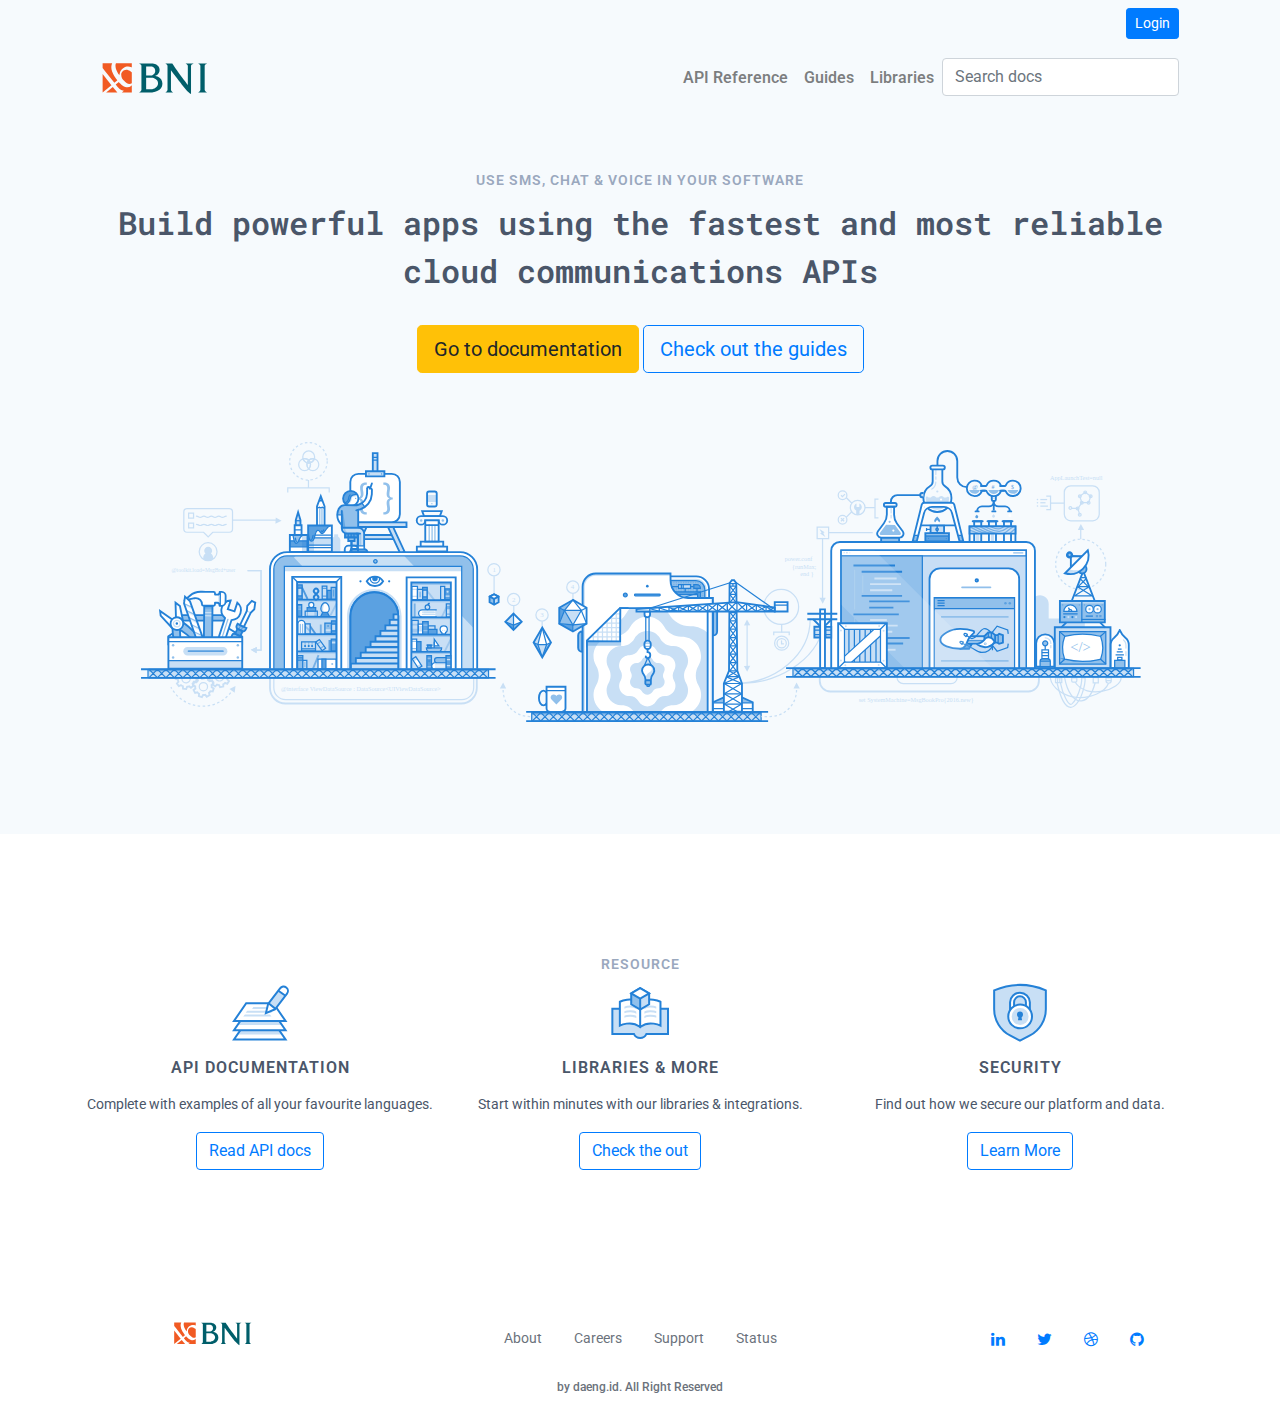
<file: index.html>
<!DOCTYPE html>
<html>
<head>
	<title>BNI</title>
	<meta charset="utf-8">
	<meta name="viewport" content="width=device-width, initial-scale=1">
	<link rel="stylesheet" href="https://maxcdn.bootstrapcdn.com/bootstrap/4.1.3/css/bootstrap.min.css">
	<link rel="stylesheet" href="https://cdnjs.cloudflare.com/ajax/libs/font-awesome/4.7.0/css/font-awesome.min.css">
	<link href="https://fonts.googleapis.com/css?family=Roboto+Mono" rel="stylesheet">
	<link href="https://fonts.googleapis.com/css?family=Roboto" rel="stylesheet">
	<link rel="stylesheet" type="text/css" href="style/style.css">
	<script src="https://ajax.googleapis.com/ajax/libs/jquery/3.3.1/jquery.min.js"></script>
	<script src="https://cdnjs.cloudflare.com/ajax/libs/popper.js/1.14.3/umd/popper.min.js"></script>
	<script src="https://maxcdn.bootstrapcdn.com/bootstrap/4.1.3/js/bootstrap.min.js"></script>	
</head>
<body>
	<!-- Main Heading -->
	<div id="first-container" class="container-fluid">
		<div class="container">
			<nav class="navbar navbar-expand-sm justify-content-end">
			  <ul class="navbar-nav">
			    <li class="nav-item">
			      <button class="btn btn-primary btn-sm" type="submit">Login</button>
			  </ul>
			</nav>
			<nav class="navbar navbar-expand-lg navbar-light">
				<button class="navbar-toggler" data-toggle="collapse" data-target="#navbarSupportedContent">
					<span class="navbar-toggler-icon"></span>
				</button>
				<a class="navbar-brand" href="index.html">
					<img src="img/BNI_logo.svg" height="35">					
				</a>
				<div class="collapse navbar-collapse" id="navbarSupportedContent">
					<span class="mr-auto"></span>
					<ul class="navbar-nav">
						<li class="nav-item">
							<a class="nav-link" href="#">API Reference</a>
						</li>
						<li class="nav-item">
							<a class="nav-link" href="guide.html">Guides</a>
						</li>
						<li class="nav-item">
							<a class="nav-link" href="#">Libraries</a>
						</li>
						<li class="nav-item">
							<input class="form-control mr-sm-2" type="text" placeholder="Search docs">
						</li>
					</ul>
				</div>
			</nav>

			<div class="jumbotron text-center">
				<h3>
					Use SMS, Chat & Voice in your software
				</h3>
				<h2>
					Build powerful apps using the fastest and most reliable cloud communications APIs
				</h2>
				<button class="btn btn-warning btn-lg">Go to documentation</button>
				<button class="btn btn-outline-primary btn-lg">Check out the guides</button>
				<span class="SVGInline"><svg class="SVGInline-svg" xmlns="http://www.w3.org/2000/svg" xmlns:xlink="http://www.w3.org/1999/xlink" viewBox="0 0 1688.7 630.3" id="home-main-svg">
				    <style>
				    </style>
				    <g id="Right_Side">
				        <path d="M1141.3 396.9c0 57.7-68.3 104.4-132.3 104.4m110.2-104.4c0 57.7-55 104.4-122.9 104.4" fill="none" stroke="#c8dff5" stroke-width="2" stroke-miterlimit="10"></path>
				        <path d="M1481.8 396.3h80.7v82.2h-80.7z" fill="#c8dff5"></path>
				        <path d="M1504.1 397.7h-28.3v-24.5c0-7.8 6.3-14.2 14.2-14.2 7.8 0 14.2 6.3 14.2 14.2v24.5z" fill="#c8dff5"></path>
				        <defs>
				            <path id="XMLID_290_" d="M1575.4 238.6h-35.6c-5.7 0-10.4-4.6-10.4-10.4v-35.6c0-5.7 4.6-10.4 10.4-10.4h35.6c5.7 0 10.4 4.6 10.4 10.4v35.6c0 5.7-4.7 10.4-10.4 10.4z"></path>
				        </defs>
				        <clipPath id="XMLID_71_">
				            <use xlink:href="#XMLID_290_" overflow="visible"></use>
				        </clipPath>
				        <g clip-path="url(#XMLID_71_)">
				            <path d="M1540.1 218.4h10.9l3.4 10.3m3.4-19.3l-6.3 9.1m6.3-9.1l-3.4-10.3 8.8-6.4 8.8 6.4-3.4 10.3z" fill="none" stroke="#c8dff5" stroke-width="2" stroke-miterlimit="10"></path>
				            <path d="M1563.2 191.5c.7 0 1.2.6 1.2 1.2 0 .7-.6 1.2-1.2 1.2-.7 0-1.2-.6-1.2-1.2 0-.7.5-1.2 1.2-1.2m0-2c-1.8 0-3.2 1.5-3.2 3.2 0 1.8 1.5 3.2 3.2 3.2 1.8 0 3.2-1.5 3.2-3.2 0-1.8-1.4-3.2-3.2-3.2zm-8.7 8.4c.7 0 1.2.6 1.2 1.2s-.6 1.2-1.2 1.2-1.2-.6-1.2-1.2.5-1.2 1.2-1.2m0-2c-1.8 0-3.2 1.5-3.2 3.2s1.5 3.2 3.2 3.2 3.2-1.5 3.2-3.2-1.4-3.2-3.2-3.2zm17.5 2c.7 0 1.2.6 1.2 1.2s-.6 1.2-1.2 1.2-1.2-.6-1.2-1.2.5-1.2 1.2-1.2m0-2c-1.8 0-3.2 1.5-3.2 3.2s1.5 3.2 3.2 3.2c1.8 0 3.2-1.5 3.2-3.2s-1.4-3.2-3.2-3.2zm-3.3 12.3c.7 0 1.2.6 1.2 1.2s-.6 1.2-1.2 1.2-1.2-.6-1.2-1.2.5-1.2 1.2-1.2m0-2c-1.8 0-3.2 1.5-3.2 3.2 0 1.8 1.5 3.2 3.2 3.2s3.2-1.5 3.2-3.2c0-1.7-1.5-3.2-3.2-3.2zm-11 2c.7 0 1.2.6 1.2 1.2s-.6 1.2-1.2 1.2-1.2-.6-1.2-1.2.5-1.2 1.2-1.2m0-2c-1.8 0-3.2 1.5-3.2 3.2 0 1.8 1.5 3.2 3.2 3.2s3.2-1.5 3.2-3.2c.1-1.7-1.4-3.2-3.2-3.2zm-6.8 11.4c.7 0 1.2.6 1.2 1.2s-.6 1.2-1.2 1.2-1.2-.6-1.2-1.2.5-1.2 1.2-1.2m0-2c-1.8 0-3.2 1.5-3.2 3.2 0 1.8 1.5 3.2 3.2 3.2s3.2-1.5 3.2-3.2c0-1.8-1.4-3.2-3.2-3.2zm3.5 12.2c.7 0 1.2.6 1.2 1.2s-.6 1.2-1.2 1.2-1.2-.6-1.2-1.2.5-1.2 1.2-1.2m0-2c-1.8 0-3.2 1.5-3.2 3.2s1.5 3.2 3.2 3.2c1.8 0 3.2-1.5 3.2-3.2s-1.5-3.2-3.2-3.2zm-15.2-9.1c.7 0 1.2.6 1.2 1.2s-.6 1.2-1.2 1.2-1.2-.6-1.2-1.2.6-1.2 1.2-1.2m0-2c-1.8 0-3.2 1.5-3.2 3.2s1.5 3.2 3.2 3.2 3.2-1.5 3.2-3.2-1.4-3.2-3.2-3.2z" fill="#c8dff5"></path>
				        </g>
				        <use xlink:href="#XMLID_290_" overflow="visible" fill="none" stroke="#C8DFF5" stroke-width="2" stroke-miterlimit="10"></use>
				        <path d="M1186.2 224l-9 9m0-32.1l9.3 9.3" fill="none" stroke="#c8dff5" stroke-width="2" stroke-miterlimit="10"></path>
				        <circle cx="1555.9" cy="308.8" r="40.4" fill="none" stroke="#c8dff5" stroke-width="2" stroke-miterlimit="10" stroke-dasharray="4"></circle>
				        <path d="M1546.6 498.9c19.6 30 74.5 11.5 74.5-6.6m-73.5 6.6h-4.3c-1.1 0-2-.9-2-2v-4.7h8.3v4.7c0 1.1-.9 2-2 2z" fill="none" stroke="#c8dff5" stroke-width="2" stroke-miterlimit="10"></path>
				        <path d="M1530 492.3c4 23 15.4 38.8 27.3 37.1 9.4-1.4 17.7-12.7 21.9-29.3" fill="none" stroke="#c8dff5" stroke-width="2" stroke-miterlimit="10"></path>
				        <path d="M1517.7 500.1c2.9 12.9 10.3 39.4 21.9 39.6h.2c2.2 0 4.4-.9 6.4-2.7 6.1-5.2 10.6-15.2 12.2-20.1 3.2-9.5 4.9-19.1 4.6-25l-5.5.2c.8 13.5-8.5 35.9-15.3 41.7-1 .8-1.9 1.3-2.5 1.3-4.4-.1-12.5-15.6-16.6-35m53-8.2h8.2v8.2h-8.2z" fill="none" stroke="#c8dff5" stroke-width="2" stroke-miterlimit="10"></path>
				        <path d="M1506.8 492.4c2.7 16.4 22.2 30.1 44.3 31.5 21.2 1.4 44.1-8.6 49.7-23" fill="none" stroke="#c8dff5" stroke-width="2" stroke-miterlimit="10"></path>
				        <path d="M1515.2 492.2h10.1v7.8h-10.1zm3.3 7.9v-7.4m3.6 7.4v-7.4m78.9 8.2c-2.4 0-4.3-1.9-4.3-4.3v-4.3h8.5v4.3c0 2.4-1.9 4.3-4.2 4.3z" fill="none" stroke="#c8dff5" stroke-width="2" stroke-miterlimit="10"></path>
				        <path d="M1471.4 514.2h-319.8c-9.4 0-17-7.6-17-17v-8.3h353.8v8.3c0 9.4-7.6 17-17 17z" fill="none" stroke="#c8dff5" stroke-width="3" stroke-miterlimit="10"></path>
				        <path d="M1346.4 501.5h-77c-5.5 0-10-4.5-10-10v-2.7h97v2.7c0 5.6-4.4 10-10 10z" fill="none" stroke="#c8dff5" stroke-width="2" stroke-miterlimit="10"></path>
				        <path d="M1376.5 315v-67.3h74V315" fill="none" stroke="#2481d7" stroke-width="3" stroke-miterlimit="10"></path>
				        <path d="M1389.6 293c-3.2 0-5.7-2.6-5.7-5.7v-47.9h11.4v47.9c0 3.1-2.5 5.7-5.7 5.7z" fill="none" stroke="#2481d7" stroke-width="3" stroke-miterlimit="10"></path>
				        <path d="M1381.5 239.4h16.2" fill="none" stroke="#2481d7" stroke-width="3" stroke-linecap="round" stroke-miterlimit="10"></path>
				        <path d="M1387.3 253.2h4.7v30.9h-4.7z" fill="#c8dff5"></path>
				        <path d="M1389.6 288.5c-1.3 0-2.3-1.3-2.3-2.8v-29.3c0-1.6 1-2.8 2.3-2.8s2.3 1.3 2.3 2.8v29.3c.1 1.5-1 2.8-2.3 2.8z" fill="#c8dff5"></path>
				        <path d="M1413.4 293c-3.2 0-5.7-2.6-5.7-5.7v-47.9h11.4v47.9c.1 3.1-2.5 5.7-5.7 5.7z" fill="none" stroke="#2481d7" stroke-width="3" stroke-miterlimit="10"></path>
				        <path d="M1405.4 239.4h16.1" fill="none" stroke="#2481d7" stroke-width="3" stroke-linecap="round" stroke-miterlimit="10"></path>
				        <path d="M1411.1 257.2h4.7V284h-4.7z" fill="#c8dff5"></path>
				        <path d="M1413.4 288.5c-1.3 0-2.3-1.3-2.3-2.8v-19.6c0-1.6 1-2.8 2.3-2.8 1.3 0 2.3 1.3 2.3 2.8v19.6c.1 1.5-1 2.8-2.3 2.8z" fill="#c8dff5"></path>
				        <path d="M1437.7 293c-3.2 0-5.7-2.6-5.7-5.7v-47.9h11.4v47.9c.1 3.1-2.5 5.7-5.7 5.7z" fill="none" stroke="#2481d7" stroke-width="3" stroke-miterlimit="10"></path>
				        <path d="M1429.7 239.4h16.1" fill="none" stroke="#2481d7" stroke-width="3" stroke-linecap="round" stroke-miterlimit="10"></path>
				        <path d="M1437.7 269.3v14.8" fill="none" stroke="#fff" stroke-width="7" stroke-miterlimit="10"></path>
				        <path d="M1437.7 274.1v11.6" fill="none" stroke="#fff" stroke-width="7" stroke-linecap="round" stroke-miterlimit="10"></path>
				        <defs>
				            <path id="XMLID_323_" d="M1376.5 247.7h74v11.7h-74z"></path>
				        </defs>
				        <use xlink:href="#XMLID_323_" overflow="visible" fill="#c8dff5"></use>
				        <clipPath id="XMLID_72_">
				            <use xlink:href="#XMLID_323_" overflow="visible"></use>
				        </clipPath>
				        <path d="M1361.2 243.1c13.7 0 27.8 16.2 45.4 16.2m-37.3-16.2c13.7 0 27.8 16.2 45.4 16.2m-36.6-16.2c13.7 0 27.8 16.2 45.4 16.2m-25.3-11.6c6.7 0 12.1 7.8 25.9 7.9 10.4.1 11.4-7.9 19.9-7.9" opacity=".5" clip-path="url(#XMLID_72_)" fill="#c8dff5" stroke="#2481d7" stroke-width="2" stroke-miterlimit="10"></path>
				        <path d="M1406.3 246.7c4.3 0 7.8 5 16.7 5.1 6.7.1 7.4-5.1 12.9-5.1m14.6 1c-7.6 0-14.7 11.7-21.1 11.7m21.6-7.4c-4.3 0-7.1 7.4-12.3 7.4m-47.6 0c-1-.4-11.3-6.2-20.4-6.2" opacity=".5" clip-path="url(#XMLID_72_)" fill="#c8dff5" stroke="#2481d7" stroke-width="2" stroke-miterlimit="10"></path>
				        <use xlink:href="#XMLID_323_" overflow="visible" fill="none" stroke="#2481d7" stroke-width="3" stroke-miterlimit="10"></use>
				        <defs>
				            <path id="XMLID_283_" d="M1482 485.6h-328.9V286.8c0-7.7 6.3-14 14-14H1468c7.7 0 14 6.3 14 14v198.8z"></path>
				        </defs>
				        <use xlink:href="#XMLID_283_" overflow="visible" fill="#fff"></use>
				        <clipPath id="XMLID_87_">
				            <use xlink:href="#XMLID_283_" overflow="visible"></use>
				        </clipPath>
				        <use xlink:href="#XMLID_283_" overflow="visible" fill="none" stroke="#2481d7" stroke-width="3" stroke-miterlimit="10"></use>
				        <defs>
				            <path id="XMLID_279_" d="M1168.8 285.8h299.3v200.5h-299.3z"></path>
				        </defs>
				        <use xlink:href="#XMLID_279_" overflow="visible" fill="#c8dff5"></use>
				        <clipPath id="XMLID_88_">
				            <use xlink:href="#XMLID_279_" overflow="visible"></use>
				        </clipPath>
				        <path d="M1168.8 285.8h299.3v9.4h-299.3z" clip-path="url(#XMLID_88_)" fill="#fff" stroke="#2481d7" stroke-width="2" stroke-miterlimit="10"></path>
				        <circle cx="1173.9" cy="290.3" r=".9" clip-path="url(#XMLID_88_)" fill="#91c0eb"></circle>
				        <circle cx="1178.5" cy="290.3" r=".9" clip-path="url(#XMLID_88_)" fill="#5ba1e1"></circle>
				        <circle cx="1183.1" cy="290.3" r=".9" clip-path="url(#XMLID_88_)" fill="#c8dff5"></circle>
				        <path d="M1463.2 290.3h-16.3" clip-path="url(#XMLID_88_)" fill="none" stroke="#91c0eb" stroke-width="2" stroke-miterlimit="10"></path>
				        <path d="M1168.8 295.1h131.4v193.2h-131.4z" clip-path="url(#XMLID_88_)" fill="#91c0eb" stroke="#2481d7" stroke-width="2" stroke-miterlimit="10"></path>
				        <g clip-path="url(#XMLID_88_)">
				            <path d="M1456.4 520.6h-144.6v-188c0-9.4 7.6-17.1 17.1-17.1h110.5c9.4 0 17.1 7.6 17.1 17.1v188z" fill="#fff" stroke="#2481d7" stroke-width="3" stroke-miterlimit="10"></path>
				            <defs>
				                <path id="XMLID_282_" d="M1319.4 362.7h129.7v157.9h-129.7z"></path>
				            </defs>
				            <use xlink:href="#XMLID_282_" overflow="visible" fill="#c8dff5"></use>
				            <clipPath id="XMLID_141_">
				                <use xlink:href="#XMLID_282_" overflow="visible"></use>
				            </clipPath>
				            <path d="M1316.8 363h134.8v17.5h-134.8z" clip-path="url(#XMLID_141_)" fill="#91c0eb" stroke="#2481d7" stroke-width="2" stroke-miterlimit="10"></path>
				            <path d="M1324.7 367.6h11.5m-11.5 4h11.5m-11.5 4h11.5" fill="none" stroke="#2481d7" stroke-width="2" stroke-miterlimit="10" clip-path="url(#XMLID_141_)"></path>
				            <circle cx="1441.4" cy="371.9" r="2" clip-path="url(#XMLID_141_)" fill="#5ba1e1"></circle>
				            <circle cx="1434.4" cy="371.9" r="2" clip-path="url(#XMLID_141_)" fill="#5ba1e1"></circle>
				            <use xlink:href="#XMLID_282_" overflow="visible" fill="none" stroke="#2481D7" stroke-width="2" stroke-miterlimit="10"></use>
				            <path d="M1362 445.2h13.6l5-8.5H1362z" fill="#5ba1e1" stroke="#2481d7" stroke-width="3" stroke-miterlimit="10"></path>
				            <path d="M1430.3 435.2l-6.1 2-2.7-1.9-3.8-.1v-12h3.9l2.6-2 6.1 2z" fill="#91c0eb" stroke="#2481d7" stroke-width="3" stroke-miterlimit="10"></path>
				            <defs>
				                <path id="XMLID_281_" d="M1366.8 425h38v11.8h-38z"></path>
				            </defs>
				            <use xlink:href="#XMLID_281_" overflow="visible" fill="#fff"></use>
				            <clipPath id="XMLID_142_">
				                <use xlink:href="#XMLID_281_" overflow="visible"></use>
				            </clipPath>
				            <path d="M1363.9 425h43.9v7.3h-43.9z" clip-path="url(#XMLID_142_)" fill="#c8dff5" stroke="#2481d7" stroke-width="2" stroke-miterlimit="10"></path>
				            <path d="M1362.4 425h46.2" opacity=".5" clip-path="url(#XMLID_142_)" fill="none" stroke="#fff" stroke-width="7" stroke-miterlimit="10"></path>
				            <use xlink:href="#XMLID_281_" overflow="visible" fill="none" stroke="#2481d7" stroke-width="3" stroke-miterlimit="10"></use>
				            <defs>
				                <path id="XMLID_280_" d="M1412.7 438h-12.3v-13l6.1-6h6.2l5 4.2v11.5z"></path>
				            </defs>
				            <use xlink:href="#XMLID_280_" overflow="visible" fill="#91C0EB"></use>
				            <clipPath id="XMLID_143_">
				                <use xlink:href="#XMLID_280_" overflow="visible"></use>
				            </clipPath>
				            <path d="M1406.7 418.2v10.3m5-10.3v10.3" clip-path="url(#XMLID_143_)" fill="none" stroke="#2481d7" stroke-width="2" stroke-miterlimit="10"></path>
				            <use xlink:href="#XMLID_280_" overflow="visible" fill="none" stroke="#2481d7" stroke-width="3" stroke-miterlimit="10"></use>
				            <path d="M1361.3 445.2c-16 0-32-5.2-32-14s16-18 32-18c6.6 0 15.4 1.2 21.2 3.3 1.5.5 1.8 2.4.6 3.4-1.6 1.4-6.8 5.9-8.7 10.3-3.4 8.1-5.6 15-13.1 15zm26.5-7.5c4.6-1.2 9.8-2.9 13-7.6.1-.2.3-.4.4-.6 3.3-4 9.5-3.8 12.8.3.9 1.2 2 2.7 3 4.6-3.5 6.3-15.9 13.3-29.2 3.3z" fill="#fff" stroke="#2481d7" stroke-width="3" stroke-miterlimit="10"></path>
				            <path d="M1422.6 423.2v11.9" fill="none" stroke="#2481d7" stroke-width="2" stroke-miterlimit="10"></path>
				            <circle cx="1401.7" cy="437.2" r="2.3" fill="#91c0eb"></circle>
				            <circle cx="1401.7" cy="437.2" r="1" fill="#fff"></circle>
				            <path d="M1364.3 438.2c-2.4-1.4-3.9-3.3-3.3-4.3.6-1 3-.7 5.4.6l-2.1 3.7zm6.5-12.6c-2.4-1.4-3.9-3.3-3.3-4.3s3-.7 5.4.6l-2.1 3.7z" fill="#fff" stroke="#2481d7" stroke-width="2" stroke-linejoin="round" stroke-miterlimit="10"></path>
				            <path d="M1371.2 423.2c5.9 5.1 9.8 10.1 18.7-1.5 6.8-8.9 11.4-13.5 20.4-3.5" fill="none" stroke="#2481d7" stroke-width="2" stroke-linejoin="round" stroke-miterlimit="10"></path>
				            <path d="M1412.7 419l8.2-10.2 17.1 5.9.9 6.5m-26.2 17.8l8.2 10.2 17.1-5.9.9-6.5" fill="none" stroke="#2481d7" stroke-width="2" stroke-miterlimit="10"></path>
				            <path d="M1365.1 436.7c19.1 6 21.4 14.4 31.2 14.4 8 0 14.4-4.3 17-10.8m.1.1v7.1" fill="none" stroke="#2481d7" stroke-width="2" stroke-linejoin="round" stroke-miterlimit="10"></path>
				            <path d="M1330.4 393.8h109m-109 71h109" fill="none" stroke="#91c0eb" stroke-width="3" stroke-miterlimit="10"></path>
				            <circle cx="1388.1" cy="334.8" r="2" fill="#fff" stroke="#2481d7" stroke-width="3" stroke-miterlimit="10"></circle>
				            <path d="M1364.4 346.1h45.7" fill="none" stroke="#91c0eb" stroke-width="3" stroke-linecap="round" stroke-miterlimit="10"></path>
				        </g>
				        <use xlink:href="#XMLID_279_" overflow="visible" fill="none" stroke="#2481D7" stroke-width="2" stroke-miterlimit="10"></use>
				        <path d="M1189 310.8h67.1m-53.9 10h65.3m-65.3 39h65.3m-53.1 9h65.3m-65.3 10h39.1m-64.5 11h73.2m-67.9 38h85.4m-73.2 9h62.7m-62.7 21h36.5" fill="none" stroke="#2481d7" stroke-width="3" stroke-miterlimit="10"></path>
				        <path d="M1214.4 446.8h42.6" fill="none" stroke="#c8dff5" stroke-width="3" stroke-miterlimit="10"></path>
				        <path d="M1209.2 331.8h9.3m-16.3 37h9.3m-9.3 30h9.3m-9.3 48h9.3m46.6-68h9.4m-11.1 39h9.3m-10.2-67h9.3" fill="none" stroke="#91c0eb" stroke-width="3" stroke-miterlimit="10"></path>
				        <path d="M1222.8 331.8h35.9m-42.9 9h49.8m-49.8 10h35.9m-35.9 48h27.1m-27.1 19h35.9m-35.9-10h44.6" fill="none" stroke="#c8dff5" stroke-width="3" stroke-miterlimit="10"></path>
				        <path d="M1190.8 317.6v64.2m0 13.9v71.2m13.1-140.1v28m0 51v15" opacity=".25" fill="none" stroke="#c8dff5" stroke-width="2" stroke-miterlimit="10"></path>
				        <defs>
				            <path id="XMLID_278_" d="M1168.8 285.8h299.3v200.5h-299.3z"></path>
				        </defs>
				        <clipPath id="XMLID_144_">
				            <use xlink:href="#XMLID_278_" overflow="visible"></use>
				        </clipPath>
				        <path d="M1145.1 279.1l268.1 268.1" opacity=".15" clip-path="url(#XMLID_144_)" fill="#2481d7" stroke="#fff" stroke-width="100" stroke-miterlimit="10"></path>
				        <use xlink:href="#XMLID_278_" overflow="visible" fill="none" stroke="#2481D7" stroke-width="2" stroke-miterlimit="10"></use>
				        <path d="M428.2 3650.4l-61.7 9.2" fill="none" stroke="#c8dff5" stroke-width="2" stroke-miterlimit="10"></path>
				        <path d="M648.1 3607.5h225v53h-225z" fill="#fff"></path>
				        <defs>
				            <path id="SVGID_1_" d="M527.1 3784.5h430v234h-430z"></path>
				        </defs>
				        <clipPath id="SVGID_2_">
				            <use xlink:href="#SVGID_1_" overflow="visible"></use>
				        </clipPath>
				        <g clip-path="url(#SVGID_2_)">
				            <path d="M891.2 3961v-63.7c4.8 0 8.7 3.9 8.7 8.7v46.2c0 4.9-3.9 8.8-8.7 8.8z" fill="#91c0eb" stroke="#2481d7" stroke-width="3" stroke-miterlimit="10"></path>
				            <path d="M871.1 3827.4l-4 11m16.1-5.2l-7.6 9m15.9 1.8l-10.1 5.8m12.6 8.6h-11.7m11.7 11.4h-11.7" fill="none" stroke="#2481d7" stroke-width="3" stroke-miterlimit="10"></path>
				            <path d="M882.9 3898.6h-94.4v-62.5h72.6c12.1 0 21.9 9.8 21.9 21.9v40.6z" fill="#fff" stroke="#2481d7" stroke-width="3" stroke-miterlimit="10"></path>
				            <path id="XMLID_2_" d="M793.3 3893.9v-49.2h65.9c8.4 0 15.2 6.8 15.2 15.2v34h-81.1z" opacity=".5" fill="#2481d7" stroke="#91c0eb" stroke-width="6" stroke-miterlimit="10"></path>
				            <defs>
				                <path id="XMLID_1_" d="M793.3 3893.9v-49.2h65.9c8.4 0 15.2 6.8 15.2 15.2v34h-81.1z"></path>
				            </defs>
				            <use xlink:href="#XMLID_1_" overflow="visible" fill="#91C0EB"></use>
				            <clipPath id="XMLID_145_">
				                <use xlink:href="#XMLID_1_" overflow="visible"></use>
				            </clipPath>
				            <path d="M796.2 3847.2h2v2h-2zm3.9 0h2v2h-2zm3.9 0h2v2h-2zm3.9 0h2v2h-2zm3.9 0h2v2h-2zm3.9 0h2v2h-2zm3.9 0h2v2h-2zm3.9 0h2v2h-2zm3.9 0h2v2h-2zm3.9 0h2v2h-2zm3.9 0h2v2h-2zm3.9 0h2v2h-2zm3.9 0h2v2h-2zm3.9 0h2v2h-2zm3.9 0h2v2h-2zm3.9 0h2v2h-2zm3.9 0h2v2h-2zm3.9 0h2v2h-2zm3.9 0h2v2h-2zm3.9 0h2v2h-2zm-74.1 3.8h2v2h-2zm3.9 0h2v2h-2zm3.9 0h2v2h-2zm3.9 0h2v2h-2zm3.9 0h2v2h-2zm3.9 0h2v2h-2zm3.9 0h2v2h-2zm3.9 0h2v2h-2zm3.9 0h2v2h-2zm3.9 0h2v2h-2zm3.9 0h2v2h-2zm3.9 0h2v2h-2zm3.9 0h2v2h-2zm3.9 0h2v2h-2zm3.9 0h2v2h-2zm3.9 0h2v2h-2zm3.9 0h2v2h-2zm3.9 0h2v2h-2zm3.9 0h2v2h-2zm3.9 0h2v2h-2zm-74.1 3.8h2v2h-2zm3.9 0h2v2h-2zm3.9 0h2v2h-2zm3.9 0h2v2h-2zm3.9 0h2v2h-2zm3.9 0h2v2h-2zm3.9 0h2v2h-2zm3.9 0h2v2h-2zm3.9 0h2v2h-2zm3.9 0h2v2h-2zm3.9 0h2v2h-2zm3.9 0h2v2h-2zm3.9 0h2v2h-2zm3.9 0h2v2h-2zm3.9 0h2v2h-2zm3.9 0h2v2h-2zm3.9 0h2v2h-2zm3.9 0h2v2h-2zm3.9 0h2v2h-2zm3.9 0h2v2h-2zm-74.1 3.8h2v2h-2zm3.9 0h2v2h-2zm3.9 0h2v2h-2zm3.9 0h2v2h-2zm3.9 0h2v2h-2zm3.9 0h2v2h-2zm3.9 0h2v2h-2zm3.9 0h2v2h-2zm3.9 0h2v2h-2zm3.9 0h2v2h-2zm3.9 0h2v2h-2zm3.9 0h2v2h-2zm3.9 0h2v2h-2zm3.9 0h2v2h-2zm3.9 0h2v2h-2zm3.9 0h2v2h-2zm3.9 0h2v2h-2zm3.9 0h2v2h-2zm3.9 0h2v2h-2zm3.9 0h2v2h-2zm-74.1 3.8h2v2h-2zm3.9 0h2v2h-2zm3.9 0h2v2h-2zm3.9 0h2v2h-2zm3.9 0h2v2h-2zm3.9 0h2v2h-2zm3.9 0h2v2h-2zm3.9 0h2v2h-2zm3.9 0h2v2h-2zm3.9 0h2v2h-2zm3.9 0h2v2h-2zm3.9 0h2v2h-2zm3.9 0h2v2h-2zm3.9 0h2v2h-2zm3.9 0h2v2h-2zm3.9 0h2v2h-2zm3.9 0h2v2h-2zm3.9 0h2v2h-2zm3.9 0h2v2h-2zm3.9 0h2v2h-2zm-74.1 3.8h2v2h-2zm3.9 0h2v2h-2zm3.9 0h2v2h-2zm3.9 0h2v2h-2zm3.9 0h2v2h-2zm3.9 0h2v2h-2zm3.9 0h2v2h-2zm3.9 0h2v2h-2zm3.9 0h2v2h-2zm3.9 0h2v2h-2zm3.9 0h2v2h-2zm3.9 0h2v2h-2zm3.9 0h2v2h-2zm3.9 0h2v2h-2zm3.9 0h2v2h-2zm3.9 0h2v2h-2zm3.9 0h2v2h-2zm3.9 0h2v2h-2zm3.9 0h2v2h-2zm3.9 0h2v2h-2zm-74.1 3.8h2v2h-2zm3.9 0h2v2h-2zm3.9 0h2v2h-2zm3.9 0h2v2h-2zm3.9 0h2v2h-2zm3.9 0h2v2h-2zm3.9 0h2v2h-2zm3.9 0h2v2h-2zm3.9 0h2v2h-2zm3.9 0h2v2h-2zm3.9 0h2v2h-2zm3.9 0h2v2h-2zm3.9 0h2v2h-2zm3.9 0h2v2h-2zm3.9 0h2v2h-2zm3.9 0h2v2h-2zm3.9 0h2v2h-2zm3.9 0h2v2h-2zm3.9 0h2v2h-2zm3.9 0h2v2h-2zm-74.1 3.8h2v2h-2zm3.9 0h2v2h-2zm3.9 0h2v2h-2zm3.9 0h2v2h-2zm3.9 0h2v2h-2zm3.9 0h2v2h-2zm3.9 0h2v2h-2zm3.9 0h2v2h-2zm3.9 0h2v2h-2zm3.9 0h2v2h-2zm3.9 0h2v2h-2zm3.9 0h2v2h-2zm3.9 0h2v2h-2zm3.9 0h2v2h-2zm3.9 0h2v2h-2zm3.9 0h2v2h-2zm3.9 0h2v2h-2zm3.9 0h2v2h-2zm3.9 0h2v2h-2zm3.9 0h2v2h-2zm-74.1 3.9h2v2h-2zm3.9 0h2v2h-2zm3.9 0h2v2h-2zm3.9 0h2v2h-2zm3.9 0h2v2h-2zm3.9 0h2v2h-2zm3.9 0h2v2h-2zm3.9 0h2v2h-2zm3.9 0h2v2h-2zm3.9 0h2v2h-2zm3.9 0h2v2h-2zm3.9 0h2v2h-2zm3.9 0h2v2h-2zm3.9 0h2v2h-2zm3.9 0h2v2h-2zm3.9 0h2v2h-2zm3.9 0h2v2h-2zm3.9 0h2v2h-2zm3.9 0h2v2h-2zm3.9 0h2v2h-2zm-74.1 3.8h2v2h-2zm3.9 0h2v2h-2zm3.9 0h2v2h-2zm3.9 0h2v2h-2zm3.9 0h2v2h-2zm3.9 0h2v2h-2zm3.9 0h2v2h-2zm3.9 0h2v2h-2zm3.9 0h2v2h-2zm3.9 0h2v2h-2zm3.9 0h2v2h-2zm3.9 0h2v2h-2zm3.9 0h2v2h-2zm3.9 0h2v2h-2zm3.9 0h2v2h-2zm3.9 0h2v2h-2zm3.9 0h2v2h-2zm3.9 0h2v2h-2zm3.9 0h2v2h-2zm3.9 0h2v2h-2zm-74.1 3.8h2v2h-2zm3.9 0h2v2h-2zm3.9 0h2v2h-2zm3.9 0h2v2h-2zm3.9 0h2v2h-2zm3.9 0h2v2h-2zm3.9 0h2v2h-2zm3.9 0h2v2h-2zm3.9 0h2v2h-2zm3.9 0h2v2h-2zm3.9 0h2v2h-2zm3.9 0h2v2h-2zm3.9 0h2v2h-2zm3.9 0h2v2h-2zm3.9 0h2v2h-2zm3.9 0h2v2h-2zm3.9 0h2v2h-2zm3.9 0h2v2h-2zm3.9 0h2v2h-2zm3.9 0h2v2h-2zm-74.1 3.8h2v2h-2zm3.9 0h2v2h-2zm3.9 0h2v2h-2zm3.9 0h2v2h-2zm3.9 0h2v2h-2zm3.9 0h2v2h-2zm3.9 0h2v2h-2zm3.9 0h2v2h-2zm3.9 0h2v2h-2zm3.9 0h2v2h-2zm3.9 0h2v2h-2zm3.9 0h2v2h-2zm3.9 0h2v2h-2zm3.9 0h2v2h-2zm3.9 0h2v2h-2zm3.9 0h2v2h-2zm3.9 0h2v2h-2zm3.9 0h2v2h-2zm3.9 0h2v2h-2zm3.9 0h2v2h-2z" fill="#2481d7" opacity=".25" clip-path="url(#XMLID_145_)"></path>
				            <use xlink:href="#XMLID_1_" overflow="visible" fill="none" stroke="#2481D7" stroke-width="2" stroke-miterlimit="10"></use>
				            <path d="M821.2 3867.4h44.4v26.7h-44.4z" fill="#5ba1e1" stroke="#2481d7" stroke-width="3" stroke-miterlimit="10"></path>
				            <path d="M826.95 3888.33v-15.3h33v15.3z" fill="#c8dff5" stroke="#2481d7" stroke-width="2" stroke-miterlimit="10"></path>
				            <path d="M852.4 3860.4h13.3v-.8c0-3.7-3-6.7-6.7-6.7h-6.7v7.5z" fill="#5ba1e1" stroke="#2481d7" stroke-width="3" stroke-miterlimit="10"></path>
				            <path d="M821.6 3852.9h24.1v7.5h-24.1z" fill="#c8dff5" stroke="#2481d7" stroke-width="3" stroke-miterlimit="10"></path>
				            <path d="M892.1 3880.2V4328c0 15.8-12.8 28.5-28.5 28.5H639.2c-15.8 0-28.5-12.8-28.5-28.5v-472.3c0-15.8 12.8-28.5 28.5-28.5h161.3l.1 15.1c.1 20.9 17 37.7 37.9 37.8l53.6.1z" fill="#fff" stroke="#2481d7" stroke-width="3" stroke-miterlimit="10"></path>
				            <path d="M887.4 3882.1V4328c0 13.1-10.7 23.8-23.8 23.8H639.2c-13.1 0-23.8-10.7-23.8-23.8v-472.3c0-13.1 10.7-23.8 23.8-23.8h159.4" fill="none" stroke="#2481d7" stroke-width="2" stroke-miterlimit="10"></path>
				            <defs>
				                <path id="XMLID_160_" d="M620.3 3985.3v-13.5l70.9-69.7h16.7v84z"></path>
				            </defs>
				            <clipPath id="XMLID_146_">
				                <use xlink:href="#XMLID_160_" overflow="visible"></use>
				            </clipPath>
				            <path d="M617.4 3914.5h82.4m-82.4 9.8h82.4m-82.4 9.9h82.4m-82.4 9.9h82.4m-82.4 9.9h82.4m-82.4 9.9h82.4m-65.9 16.5V3898m9.8 82.4V3898m9.9 82.4V3898m9.9 82.4V3898m9.9 82.4V3898m9.9 82.4V3898" clip-path="url(#XMLID_146_)" fill="none" stroke="#c8dff5" stroke-width="3" stroke-miterlimit="10"></path>
				            <use xlink:href="#XMLID_160_" overflow="visible" fill="none" stroke="#2481d7" stroke-width="3" stroke-miterlimit="10"></use>
				            <defs>
				                <path id="XMLID_3_" d="M880.7 4280.5H620.2v-307.2l71.5.5.5-71.7h188.5z"></path>
				            </defs>
				            <use xlink:href="#XMLID_3_" overflow="visible" fill="#c8dff5"></use>
				            <clipPath id="XMLID_147_">
				                <use xlink:href="#XMLID_3_" overflow="visible"></use>
				            </clipPath>
				            <g clip-path="url(#XMLID_147_)">
				                <path d="M786.7 3883.5l.6 1.1c7.5 13 21.3 21 36.3 21h.9c32.3 0 52.5 35.1 36.2 63-7.6 13-7.6 29.2 0 42.2 16.3 27.9-3.9 63-36.2 63h-.9c-15 0-28.8 8-36.3 20.9l-.6 1.1c-16.1 27.9-56.4 27.9-72.6 0l-.6-1.1c-7.5-13-21.3-20.9-36.3-20.9h-.9c-32.3 0-52.5-35.1-36.2-63 7.6-13 7.6-29.2 0-42.2-16.3-27.9 3.9-63 36.2-63h.9c15 0 28.8-8 36.3-21l.6-1.1c16.2-28 56.5-28 72.6 0z" fill="#fff"></path>
				                <path d="M778 3909l.5.8c5.7 9.8 16.2 15.9 27.5 15.9h.7c24.5 0 39.8 26.6 27.5 47.8a31.6 31.6 0 0 0 0 32c12.4 21.2-2.9 47.8-27.5 47.8h-.7c-11.4 0-21.9 6.1-27.5 15.9l-.5.8c-12.2 21.2-42.8 21.2-55.1 0l-.5-.8c-5.7-9.8-16.2-15.9-27.5-15.9h-.7c-24.5 0-39.8-26.6-27.5-47.8a31.6 31.6 0 0 0 0-32c-12.4-21.2 2.9-47.8 27.5-47.8h.7c11.4 0 21.9-6.1 27.5-15.9l.5-.8c12.3-21.2 42.9-21.2 55.1 0z" fill="#c8dff5"></path>
				                <path d="M769.5 3934l.3.6c3.9 6.8 11.2 11 19 11h.5c16.9 0 27.5 18.4 19 33-4 6.8-4 15.3 0 22.1 8.5 14.6-2 33-19 33h-.5c-7.8 0-15.1 4.2-19 11l-.3.6c-8.5 14.6-29.6 14.6-38 0l-.3-.6c-3.9-6.8-11.2-11-19-11h-.5c-16.9 0-27.5-18.4-19-33 4-6.8 4-15.3 0-22.1-8.5-14.6 2-33 19-33h.5c7.8 0 15.1-4.2 19-11l.3-.6c8.4-14.7 29.5-14.7 38 0z" fill="#fff"></path>
				                <path d="M762.2 3955.3l.2.3c2.4 4.2 6.9 6.8 11.7 6.8h.3c10.4 0 17 11.3 11.7 20.4-2.5 4.2-2.5 9.4 0 13.6 5.3 9-1.3 20.4-11.7 20.4h-.3c-4.8 0-9.3 2.6-11.7 6.8l-.2.3c-5.2 9-18.2 9-23.4 0l-.2-.3c-2.4-4.2-6.9-6.8-11.7-6.8h-.3c-10.4 0-17-11.3-11.7-20.4 2.5-4.2 2.5-9.4 0-13.6-5.3-9 1.3-20.4 11.7-20.4h.3c4.8 0 9.3-2.6 11.7-6.8l.2-.3c5.1-9 18.2-9 23.4 0z" fill="#c8dff5"></path>
				            </g>
				            <path d="M620.2 3973.3h66.3" opacity=".5" clip-path="url(#XMLID_147_)" fill="none" stroke="#5ba1e1" stroke-width="15" stroke-linecap="square" stroke-miterlimit="10"></path>
				            <use xlink:href="#XMLID_3_" overflow="visible" fill="none" stroke="#2481d7" stroke-width="3" stroke-miterlimit="10"></use>
				            <path d="M776.4 3875.5h-51.8c-1 0-1.9-.9-1.9-1.9 0-1 .9-1.9 1.9-1.9h51.8c1.1 0 1.9.9 1.9 1.9 0 1-.9 1.9-1.9 1.9z" fill="#5ba1e1" stroke="#2481d7" stroke-width="2" stroke-miterlimit="10"></path>
				            <circle cx="750.5" cy="3854.6" r="2.9" fill="#2481d7"></circle>
				            <circle cx="702.9" cy="3873.6" r="3.9" fill="#5ba1e1"></circle>
				            <path d="M702.9 3870.7c1.6 0 2.9 1.3 2.9 2.9 0 1.6-1.3 2.9-2.9 2.9s-2.9-1.3-2.9-2.9c.1-1.6 1.3-2.9 2.9-2.9m0-2c-2.7 0-4.9 2.2-4.9 4.9s2.2 4.9 4.9 4.9 4.9-2.2 4.9-4.9-2.2-4.9-4.9-4.9z" fill="#2481d7"></path>
				            <path d="M609.8 3897.3v43.7c-4.8 0-8.7-3.9-8.7-8.7V3906c-.1-4.7 3.8-8.7 8.7-8.7zm0 55.2v43.7c-4.8 0-8.7-3.9-8.7-8.7v-26.3c-.1-4.8 3.8-8.7 8.7-8.7z" fill="#91c0eb" stroke="#2481d7" stroke-width="3" stroke-miterlimit="10"></path>
				            <circle cx="753.3" cy="4318.2" r="21.5" fill="none" stroke="#2481d7" stroke-width="6" stroke-miterlimit="10"></circle>
				            <path d="M753.3 4331.2c-7.2 0-13-5.8-13-13s5.8-13 13-13 13 5.8 13 13-5.8 13-13 13z" fill="#c8dff5" stroke="#c8dff5" stroke-width="3" stroke-miterlimit="10"></path>
				            <path d="M824.1 3825.7v11.8m-11.2-11.8v11.8m22.3-11.8v11.8m11.2-11.8v11.8m11.2-11.8v11.8" fill="none" stroke="#2481d7" stroke-width="3" stroke-miterlimit="10"></path>
				            <path d="M821.2 3856.6h-17.8" fill="#c8dff5" stroke="#2481d7" stroke-width="3" stroke-miterlimit="10"></path>
				            <path d="M846.4 3856.6h5.3" fill="none" stroke="#2481d7" stroke-width="3" stroke-miterlimit="10"></path>
				            <path d="M827.2 3852.9v8.7m3.8-8.7v8.7m3.9-1.2v7m23.8-7v7" fill="#91c0eb" stroke="#2481d7" stroke-width="2" stroke-miterlimit="10"></path>
				        </g>
				        <path d="M863.4 3734.4v189.4" fill="#fff" stroke="#2481d7" stroke-width="3" stroke-miterlimit="10"></path>
				        <path d="M868.6 3937.3h-10.5v-8.3c0-2.9 2.4-5.3 5.3-5.3s5.3 2.4 5.3 5.3v8.3z" fill="#c8dff5" stroke="#2481d7" stroke-width="3" stroke-miterlimit="10"></path>
				        <path d="M863.3 3936.3v7.1h1.1c2.3 0 4.1 1.8 4.1 4.1v1.5c0 2.3-1.8 4.1-4.1 4.1s-4.1-1.8-4.1-4.1v-.8" fill="#fff" stroke="#2481d7" stroke-width="3" stroke-miterlimit="10"></path>
				        <path d="M849.8 3968.1l13.9-13.9 14 13.9" fill="none" stroke="#2481d7" stroke-width="3" stroke-miterlimit="10"></path>
				        <defs>
				            <path id="XMLID_17_" d="M828.7 3968.1h69.7v9.9h-69.7z"></path>
				        </defs>
				        <use xlink:href="#XMLID_17_" overflow="visible" fill="#fff"></use>
				        <clipPath id="XMLID_148_">
				            <use xlink:href="#XMLID_17_" overflow="visible"></use>
				        </clipPath>
				        <path d="M849.8 3968.1v9.9m27-9.9v9.9" clip-path="url(#XMLID_148_)" fill="none" stroke="#c8dff5" stroke-width="3" stroke-miterlimit="10"></path>
				        <use xlink:href="#XMLID_17_" overflow="visible" fill="none" stroke="#2481d7" stroke-width="3" stroke-miterlimit="10"></use>
				        <circle cx="863.1" cy="3918.8" r="4.2" fill="#c8dff5" stroke="#2481d7" stroke-width="3" stroke-miterlimit="10"></circle>
				        <text transform="translate(684.892 3809.433)" font-size="9.09" font-family="MuseoSans-700" fill="#c8dff5">
				            NSExtensionMainStoryboard
				        </text>
				        <path d="M679.6 3806h-35.3v7.2m166.1-7.2h35.4v7.2" fill="none" stroke="#c8dff5" stroke-width="2" stroke-miterlimit="10"></path>
				        <defs>
				            <path id="SVGID_3_" d="M555.1 3944.4H125.6v-210.3l429.5 3.4z"></path>
				        </defs>
				        <clipPath id="SVGID_4_">
				            <use xlink:href="#SVGID_3_" overflow="visible"></use>
				        </clipPath>
				        <g clip-path="url(#SVGID_4_)">
				            <path d="M547.1 3996v-225.7c0-16.6-13.4-30-30-30H194.8c-16.6 0-30 13.4-30 30V3996c0 16.6 13.4 30 30 30H517c16.6 0 30.1-13.4 30.1-30z" fill="#fff" stroke="#2481d7" stroke-width="3" stroke-miterlimit="10"></path>
				            <defs>
				                <path id="XMLID_98_" d="M171.6 3996.3v-226.2c0-12.7 10.3-23 23-23h322.7c12.7 0 23 10.3 23 23v226.2c0 12.7-10.3 23-23 23H194.6c-12.7 0-23-10.3-23-23z"></path>
				            </defs>
				            <use xlink:href="#XMLID_98_" overflow="visible" fill="#91C0EB"></use>
				            <clipPath id="XMLID_149_">
				                <use xlink:href="#XMLID_98_" overflow="visible"></use>
				            </clipPath>
				            <path d="M249.3 3699.7l311.9 311.9" opacity=".5" clip-path="url(#XMLID_149_)" fill="none" stroke="#91c0eb" stroke-width="110" stroke-miterlimit="10"></path>
				            <path d="M267.5 3701.1l269 269.1" opacity=".5" clip-path="url(#XMLID_149_)" fill="none" stroke="#fff" stroke-width="130" stroke-miterlimit="10"></path>
				            <use xlink:href="#XMLID_98_" overflow="visible" fill="none" stroke="#2481D7" stroke-width="2" stroke-miterlimit="10"></use>
				            <defs>
				                <path id="XMLID_32_" d="M520 3765.4v268.3H189.9v-268.3z"></path>
				            </defs>
				            <use xlink:href="#XMLID_32_" overflow="visible" fill="#fff"></use>
				            <clipPath id="XMLID_150_">
				                <use xlink:href="#XMLID_32_" overflow="visible"></use>
				            </clipPath>
				            <path d="M357.2 3809.8c23.5 0 42.6 19.1 42.6 42.6v96.6h-85.3v-96.6c.1-23.5 19.2-42.6 42.7-42.6m0-5c-26.3 0-47.6 21.4-47.6 47.6V3954h95.3v-101.6c0-26.2-21.4-47.6-47.7-47.6z" opacity=".25" clip-path="url(#XMLID_150_)" fill="#2481d7"></path>
				            <path id="XMLID_37_" d="M315.4 3948.3h83.7v-95.8c0-23.1-18.7-41.8-41.8-41.8-23.1 0-41.8 18.7-41.8 41.8v95.8z" clip-path="url(#XMLID_150_)" fill="#5ba1e1" stroke="#2481d7" stroke-width="3" stroke-miterlimit="10"></path>
				            <path d="M413.8 3784.5h85.8v161.8h-85.8z" clip-path="url(#XMLID_150_)" fill="#fff" stroke="#2481d7" stroke-width="3" stroke-miterlimit="10"></path>
				            <g clip-path="url(#XMLID_150_)">
				                <defs>
				                    <path id="XMLID_56_" d="M315.4 3948.3h83.7v-95.8c0-23.1-18.7-41.8-41.8-41.8-23.1 0-41.8 18.7-41.8 41.8v95.8z"></path>
				                </defs>
				                <use xlink:href="#XMLID_56_" overflow="visible" fill="#5BA1E1"></use>
				                <clipPath id="XMLID_151_">
				                    <use xlink:href="#XMLID_56_" overflow="visible"></use>
				                </clipPath>
				                <path d="M400 3948.25h-83.7v-12.9H400zm8.6-13.15h-83.7v-9.2h83.7zm8.63-9.63h-83.7v-9.2h83.7zm8.6-9.53h-83.7v-9.2h83.7zm8.63-9.54h-83.7v-9.2h83.7zm8.62-9.62h-83.7v-9.2h83.7zm8.62-9.53H368v-9.2h83.7zm8.62-9.53h-83.7v-9.2h83.7zm7.6-9.62h-83.7v-9.2h83.7zm6.68-9.54h-83.7v-9.2h83.7z" clip-path="url(#XMLID_151_)" fill="#c8dff5" stroke="#2481d7" stroke-width="3" stroke-miterlimit="10"></path>
				                <use xlink:href="#XMLID_56_" overflow="visible" fill="none" stroke="#2481d7" stroke-width="3" stroke-miterlimit="10"></use>
				            </g>
				            <g clip-path="url(#XMLID_150_)">
				                <path d="M422 3793.5h69.1v151.9H422z" fill="#c8dff5" stroke="#2481d7" stroke-width="3" stroke-miterlimit="10"></path>
				                <path d="M422 3796.4h69.1m-69.1 29.9h69.1m-69.1 29.9h69.1m-69.1 30.9h69.1M422 3917h69.1" opacity=".25" fill="#c8dff5" stroke="#2481d7" stroke-width="3" stroke-miterlimit="10"></path>
				                <path d="M422 3824.3h69.1" fill="none" stroke="#2481d7" stroke-width="3" stroke-miterlimit="10"></path>
				                <path d="M484.2 3835.4l-9.2 19.1m-26.1-47.4l13.6 17.6" opacity=".25" fill="none" stroke="#2481d7" stroke-width="3" stroke-miterlimit="10"></path>
				                <path d="M422 3854.5h69.1m-69.1 30.2h69.1m-69.1 30.2h69.1" fill="none" stroke="#2481d7" stroke-width="3" stroke-miterlimit="10"></path>
				                <defs>
				                    <path id="XMLID_60_" d="M423.1 3800.1h9.7v23.3h-9.7z"></path>
				                </defs>
				                <use xlink:href="#XMLID_60_" overflow="visible" fill="#fff"></use>
				                <clipPath id="XMLID_152_">
				                    <use xlink:href="#XMLID_60_" overflow="visible"></use>
				                </clipPath>
				                <path d="M422.6 3805.4h10.1m-10.1 12.2h10.1" clip-path="url(#XMLID_152_)" fill="#2481d7" stroke="#c8dff5" stroke-width="2" stroke-miterlimit="10"></path>
				                <use xlink:href="#XMLID_60_" overflow="visible" fill="none" stroke="#2481D7" stroke-width="2" stroke-miterlimit="10"></use>
				                <path d="M432.7 3805.4h9v17.9h-9z" fill="#c8dff5" stroke="#2481d7" stroke-width="2" stroke-miterlimit="10"></path>
				                <defs>
				                    <path id="XMLID_61_" d="M441.7 3802h8.1v21.3h-8.1z"></path>
				                </defs>
				                <use xlink:href="#XMLID_61_" overflow="visible" fill="#5BA1E1"></use>
				                <clipPath id="XMLID_153_">
				                    <use xlink:href="#XMLID_61_" overflow="visible"></use>
				                </clipPath>
				                <path d="M441.7 3806.9h8.1v11.9h-8.1z" clip-path="url(#XMLID_153_)" fill="#c8dff5" stroke="#2481d7" stroke-width="2" stroke-miterlimit="10"></path>
				                <use xlink:href="#XMLID_61_" overflow="visible" fill="none" stroke="#2481D7" stroke-width="2" stroke-miterlimit="10"></use>
				                <defs>
				                    <path id="XMLID_62_" d="M480.3 3804.6h9.7v18.7h-9.7z"></path>
				                </defs>
				                <use xlink:href="#XMLID_62_" overflow="visible" fill="#5BA1E1"></use>
				                <clipPath id="XMLID_154_">
				                    <use xlink:href="#XMLID_62_" overflow="visible"></use>
				                </clipPath>
				                <path d="M480.3 3817.2h9" clip-path="url(#XMLID_154_)" fill="none" stroke="#c8dff5" stroke-width="2" stroke-miterlimit="10"></path>
				                <use xlink:href="#XMLID_62_" overflow="visible" fill="none" stroke="#2481D7" stroke-width="2" stroke-miterlimit="10"></use>
				                <circle cx="485.4" cy="3809.7" r="1.9" fill="#c8dff5"></circle>
				                <path d="M473.2 3800.1h7.2v23.3h-7.2z" fill="#c8dff5" stroke="#2481d7" stroke-width="2" stroke-miterlimit="10"></path>
				                <defs>
				                    <path id="XMLID_63_" d="M466.4 3853.6h-25.6c-3.4 0-6.2-2.8-6.2-6.2 0-3.4 2.8-6.2 6.2-6.2h25.6"></path>
				                </defs>
				                <clipPath id="XMLID_155_">
				                    <use xlink:href="#XMLID_63_" overflow="visible"></use>
				                </clipPath>
				                <path d="M434.6 3841.8H464v11.8h-29.4z" clip-path="url(#XMLID_155_)" fill="#fff"></path>
				                <use xlink:href="#XMLID_63_" overflow="visible" fill="none" stroke="#2481D7" stroke-width="2" stroke-miterlimit="10"></use>
				                <g opacity=".25" fill="none" stroke="#2481d7" stroke-width="2" stroke-miterlimit="10">
				                    <path d="M464 3845.5h-20.5"></path>
				                    <path d="M461.2 3845.5h-19.6" stroke-linecap="round"></path>
				                    <path d="M464 3849.3h-20.5"></path>
				                    <path d="M461.2 3849.3h-19.6" stroke-linecap="round"></path>
				                </g>
				                <circle cx="450.2" cy="3836.9" r="4" fill="#c8dff5" stroke="#2481d7" stroke-width="2" stroke-miterlimit="10"></circle>
				                <path d="M427.8 3830.1v23.9" opacity=".5" fill="none" stroke="#2481d7" stroke-width="3" stroke-miterlimit="10"></path>
				                <defs>
				                    <path id="XMLID_38_" d="M483.2 3831h6.9v22.5h-6.9z"></path>
				                </defs>
				                <use xlink:href="#XMLID_38_" overflow="visible" fill="#c8dff5"></use>
				                <clipPath id="XMLID_156_">
				                    <use xlink:href="#XMLID_38_" overflow="visible"></use>
				                </clipPath>
				                <path d="M484.2 3837.3h6.9" opacity=".5" clip-path="url(#XMLID_156_)" fill="none" stroke="#2481d7" stroke-width="6" stroke-miterlimit="10"></path>
				                <path d="M484.2 3848.9h6.9" opacity=".5" clip-path="url(#XMLID_156_)" fill="none" stroke="#2481d7" stroke-width="2" stroke-miterlimit="10"></path>
				                <use xlink:href="#XMLID_38_" overflow="visible" fill="none" stroke="#2481D7" stroke-width="2" stroke-miterlimit="10"></use>
				                <defs>
				                    <path id="XMLID_39_" d="M485 3875.7c0-3.5-2.9-6.4-6.4-6.4-3.5 0-6.4 2.9-6.4 6.4 0 2.4 1.3 4.4 3.2 5.5v2.2h6.4v-2.2c1.9-1.1 3.2-3.2 3.2-5.5z"></path>
				                </defs>
				                <use xlink:href="#XMLID_39_" overflow="visible" fill="#fff"></use>
				                <clipPath id="XMLID_157_">
				                    <use xlink:href="#XMLID_39_" overflow="visible"></use>
				                </clipPath>
				                <circle cx="476.7" cy="3877.3" r="1" clip-path="url(#XMLID_157_)" fill="#c8dff5"></circle>
				                <circle cx="480.6" cy="3877.3" r="1" clip-path="url(#XMLID_157_)" fill="#c8dff5"></circle>
				                <use xlink:href="#XMLID_39_" overflow="visible" fill="none" stroke="#2481D7" stroke-width="2" stroke-miterlimit="10"></use>
				                <path d="M450.5 3875.4h16.3v8.4h-16.3z" fill="#5ba1e1" stroke="#2481d7" stroke-width="2" stroke-miterlimit="10"></path>
				                <path d="M450.5 3869.3h12.9v6.1h-12.9z" fill="#c8dff5" stroke="#2481d7" stroke-width="2" stroke-miterlimit="10"></path>
				                <defs>
				                    <path id="XMLID_41_" d="M468.9 3914h-14.6c-3.3 0-6-2.7-6-6h26.6c0 3.3-2.7 6-6 6z"></path>
				                </defs>
				                <use xlink:href="#XMLID_41_" overflow="visible" fill="#c8dff5"></use>
				                <clipPath id="XMLID_158_">
				                    <use xlink:href="#XMLID_41_" overflow="visible"></use>
				                </clipPath>
				                <path d="M476.3 3909.7h-34" opacity=".5" clip-path="url(#XMLID_158_)" fill="none" stroke="#2481d7" stroke-width="2" stroke-miterlimit="10"></path>
				                <use xlink:href="#XMLID_41_" overflow="visible" fill="none" stroke="#2481D7" stroke-width="2" stroke-miterlimit="10"></use>
				                <path d="M462.1 3892.6v11.7h8z" fill="#fff" stroke="#2481d7" stroke-width="2" stroke-miterlimit="10"></path>
				                <path d="M462.1 3897.2v10.7" fill="none" stroke="#2481d7" stroke-width="2" stroke-miterlimit="10"></path>
				                <path d="M450.6 3902.9h6v5.1h-6z" fill="#5ba1e1" stroke="#2481d7" stroke-width="2" stroke-miterlimit="10"></path>
				                <defs>
				                    <path id="XMLID_66_" d="M423 3892.6h8.4v21.4H423z"></path>
				                </defs>
				                <use xlink:href="#XMLID_66_" overflow="visible" fill="#fff"></use>
				                <clipPath id="XMLID_161_">
				                    <use xlink:href="#XMLID_66_" overflow="visible"></use>
				                </clipPath>
				                <path d="M423 3896.5h8.3m-8.3 12.6h8.3" clip-path="url(#XMLID_161_)" fill="#2481d7" stroke="#91c0eb" stroke-width="2" stroke-miterlimit="10"></path>
				                <use xlink:href="#XMLID_66_" overflow="visible" fill="none" stroke="#2481D7" stroke-width="2" stroke-miterlimit="10"></use>
				                <path d="M431.3 3896.8h7.6v17.2h-7.6z" fill="#5ba1e1" stroke="#2481d7" stroke-width="2" stroke-miterlimit="10"></path>
				                <defs>
				                    <path id="XMLID_69_" d="M482.6 3921.3h8.5v24h-8.5z"></path>
				                </defs>
				                <use xlink:href="#XMLID_69_" overflow="visible" fill="#5BA1E1"></use>
				                <clipPath id="XMLID_162_">
				                    <use xlink:href="#XMLID_69_" overflow="visible"></use>
				                </clipPath>
				                <path d="M482.6 3928.4h8.3m-8.3 10.3h8.3" clip-path="url(#XMLID_162_)" fill="none" stroke="#c8dff5" stroke-width="2" stroke-miterlimit="10"></path>
				                <use xlink:href="#XMLID_69_" overflow="visible" fill="none" stroke="#2481D7" stroke-width="2" stroke-miterlimit="10"></use>
				                <defs>
				                    <path id="XMLID_67_" d="M463.4 3945.3h19.2v-11.5h-19.2c-3.2 0-5.7 2.6-5.7 5.7 0 3.2 2.5 5.8 5.7 5.8z"></path>
				                </defs>
				                <use xlink:href="#XMLID_67_" overflow="visible" fill="#fff"></use>
				                <clipPath id="XMLID_163_">
				                    <use xlink:href="#XMLID_67_" overflow="visible"></use>
				                </clipPath>
				                <path d="M464 3937.6h18.6m-18.6 3.9h18.6" clip-path="url(#XMLID_163_)" fill="none" stroke="#c8dff5" stroke-width="2" stroke-linecap="round" stroke-miterlimit="10"></path>
				                <use xlink:href="#XMLID_67_" overflow="visible" fill="none" stroke="#2481D7" stroke-width="2" stroke-miterlimit="10"></use>
				                <path d="M467.2 3933.8h15.4v-9.1h-15.4c-2.5 0-4.6 2-4.6 4.6 0 2.5 2.1 4.5 4.6 4.5z" fill="#91c0eb" stroke="#2481d7" stroke-width="2" stroke-miterlimit="10"></path>
				                <defs>
				                    <path id="XMLID_42_" d="M423.52 3927.1l6.17-4.07 10.8 16.34-6.2 4.1z"></path>
				                </defs>
				                <use xlink:href="#XMLID_42_" overflow="visible" fill="#fff"></use>
				                <clipPath id="XMLID_164_">
				                    <use xlink:href="#XMLID_42_" overflow="visible"></use>
				                </clipPath>
				                <path d="M439.6 3938.4l-6.2 4.1m-2.5-17.6l-6.2 4.1" opacity=".25" clip-path="url(#XMLID_164_)" fill="#fff" stroke="#2481d7" stroke-width="6" stroke-miterlimit="10"></path>
				                <use xlink:href="#XMLID_42_" overflow="visible" fill="none" stroke="#2481D7" stroke-width="2" stroke-miterlimit="10"></use>
				                <defs>
				                    <path id="XMLID_68_" d="M449.2 3921.3h8v23.9h-8z"></path>
				                </defs>
				                <use xlink:href="#XMLID_68_" overflow="visible" fill="#5BA1E1"></use>
				                <clipPath id="XMLID_165_">
				                    <use xlink:href="#XMLID_68_" overflow="visible"></use>
				                </clipPath>
				                <path d="M448.7 3926.1h9m-9 14.5h9" clip-path="url(#XMLID_165_)" fill="#2481d7" stroke="#91c0eb" stroke-width="2" stroke-miterlimit="10"></path>
				                <circle cx="453.2" cy="3930.7" r="1" opacity=".5" clip-path="url(#XMLID_165_)" fill="#5ba1e1" stroke="#2481d7" stroke-width="2" stroke-miterlimit="10"></circle>
				                <use xlink:href="#XMLID_68_" overflow="visible" fill="none" stroke="#2481D7" stroke-width="2" stroke-miterlimit="10"></use>
				                <path d="M437.2 3809.6v9.5" opacity=".5" fill="none" stroke="#2481d7" stroke-width="2" stroke-miterlimit="10"></path>
				                <path d="M423 3859.9h11v23.9h-11z" fill="#c8dff5" stroke="#2481d7" stroke-width="2" stroke-miterlimit="10"></path>
				                <path d="M422.4 3867.2H433" opacity=".25" fill="none" stroke="#2481d7" stroke-width="3" stroke-miterlimit="10"></path>
				                <path d="M422.4 3877.8H433" opacity=".25" fill="none" stroke="#2481d7" stroke-width="6" stroke-miterlimit="10"></path>
				                <defs>
				                    <path id="XMLID_64_" d="M434 3866.2h7.8v17.5H434z"></path>
				                </defs>
				                <clipPath id="XMLID_166_">
				                    <use xlink:href="#XMLID_64_" overflow="visible"></use>
				                </clipPath>
				                <path d="M433.4 3881h9.2m-9.2-13.2h9.2" clip-path="url(#XMLID_166_)" fill="#2481d7" stroke="#fff" stroke-width="3" stroke-miterlimit="10"></path>
				                <use xlink:href="#XMLID_64_" overflow="visible" fill="none" stroke="#2481D7" stroke-width="2" stroke-miterlimit="10"></use>
				                <defs>
				                    <path id="XMLID_65_" d="M441.8 3861.8h9.7v22h-9.7z"></path>
				                </defs>
				                <use xlink:href="#XMLID_65_" overflow="visible" fill="#5BA1E1"></use>
				                <clipPath id="XMLID_167_">
				                    <use xlink:href="#XMLID_65_" overflow="visible"></use>
				                </clipPath>
				                <path d="M441.8 3868.3h11.6m-11.6 9.3h11.6" clip-path="url(#XMLID_167_)" fill="#2481d7" stroke="#91c0eb" stroke-width="2" stroke-miterlimit="10"></path>
				                <use xlink:href="#XMLID_65_" overflow="visible" fill="none" stroke="#2481D7" stroke-width="2" stroke-miterlimit="10"></use>
				                <path d="M448.3 3902.9h10.8" fill="none" stroke="#2481d7" stroke-width="2" stroke-miterlimit="10"></path>
				                <path d="M451 3829.7c-1 .8-1.4 2.1-1.3 3.3 1.1.4 2.5.3 3.5-.5s1.4-2.1 1.3-3.3c-1.2-.5-2.5-.4-3.5.5z" fill="#2481d7"></path>
				                <path d="M480.3 3914l10.8-21.4" opacity=".25" fill="none" stroke="#2481d7" stroke-width="3" stroke-miterlimit="10"></path>
				            </g>
				            <path d="M520 3766.4H189.7" opacity=".5" clip-path="url(#XMLID_150_)" fill="#2481d7" stroke="#91c0eb" stroke-width="14" stroke-miterlimit="10"></path>
				            <g clip-path="url(#XMLID_150_)">
				                <path d="M299.37 3945.42h-85.8v-161.8h85.8z" fill="#fff" stroke="#2481d7" stroke-width="3" stroke-miterlimit="10"></path>
				                <path d="M291.2 3944.4h-69.1v-151.9h69.1z" fill="#c8dff5" stroke="#2481d7" stroke-width="3" stroke-miterlimit="10"></path>
				                <path d="M279.9 3894.2v18.9" fill="#5ba1e1" stroke="#5ba1e1" stroke-width="5" stroke-miterlimit="10"></path>
				                <path d="M244.1 3868.6l10.6 15.2" opacity=".75" fill="none" stroke="#2481d7" stroke-width="3" stroke-miterlimit="10"></path>
				                <path d="M291.2 3823.4h-69.1" fill="none" stroke="#2481d7" stroke-width="3" stroke-miterlimit="10"></path>
				                <path d="M291.2 3825.3h-69.1m69.1-30.9h-69.1m69.1 61.8h-69.1m69.1 29.9h-69.1m69.1 29.9h-69.1" opacity=".25" fill="none" stroke="#2481d7" stroke-width="3" stroke-miterlimit="10"></path>
				                <path d="M230.2 3800.8l10.3 21.6" opacity=".75" fill="none" stroke="#2481d7" stroke-width="3" stroke-miterlimit="10"></path>
				                <path d="M291.2 3853.6h-69.1m69.1 60.4h-69.1" fill="none" stroke="#2481d7" stroke-width="3" stroke-miterlimit="10"></path>
				                <defs>
				                    <path id="XMLID_97_" d="M245.06 3883.65h-9v-17.9h9z"></path>
				                </defs>
				                <use xlink:href="#XMLID_97_" overflow="visible" fill="#c8dff5"></use>
				                <clipPath id="XMLID_168_">
				                    <use xlink:href="#XMLID_97_" overflow="visible"></use>
				                </clipPath>
				                <path d="M235.4 3869.5l11.4 10.4" clip-path="url(#XMLID_168_)" fill="#2481d7" stroke="#91c0eb" stroke-width="3" stroke-miterlimit="10"></path>
				                <use xlink:href="#XMLID_97_" overflow="visible" fill="none" stroke="#2481D7" stroke-width="2" stroke-miterlimit="10"></use>
				                <defs>
				                    <path id="XMLID_96_" d="M231.16 3822.42h-8.1v-24.6h8.1z"></path>
				                </defs>
				                <use xlink:href="#XMLID_96_" overflow="visible" fill="#5BA1E1"></use>
				                <clipPath id="XMLID_169_">
				                    <use xlink:href="#XMLID_96_" overflow="visible"></use>
				                </clipPath>
				                <path d="M231.16 3817.18h-8.1v-13.7h8.1z" clip-path="url(#XMLID_169_)" fill="#c8dff5" stroke="#2481d7" stroke-width="2" stroke-miterlimit="10"></path>
				                <use xlink:href="#XMLID_96_" overflow="visible" fill="none" stroke="#2481D7" stroke-width="2" stroke-miterlimit="10"></use>
				                <defs>
				                    <path id="XMLID_95_" d="M290.4 3883.32h-8.1v-22.7h8.1z"></path>
				                </defs>
				                <use xlink:href="#XMLID_95_" overflow="visible" fill="#5BA1E1"></use>
				                <clipPath id="XMLID_170_">
				                    <use xlink:href="#XMLID_95_" overflow="visible"></use>
				                </clipPath>
				                <path d="M290.4 3878.08h-8.1v-11.8h8.1z" clip-path="url(#XMLID_170_)" fill="#c8dff5" stroke="#2481d7" stroke-width="2" stroke-miterlimit="10"></path>
				                <use xlink:href="#XMLID_95_" overflow="visible" fill="none" stroke="#2481D7" stroke-width="2" stroke-miterlimit="10"></use>
				                <defs>
				                    <path id="XMLID_94_" d="M282.07 3883.17h-11.3v-18.7h11.3z"></path>
				                </defs>
				                <use xlink:href="#XMLID_94_" overflow="visible" fill="#91C0EB"></use>
				                <clipPath id="XMLID_171_">
				                    <use xlink:href="#XMLID_94_" overflow="visible"></use>
				                </clipPath>
				                <path d="M282.1 3877h-10.5" clip-path="url(#XMLID_171_)" fill="none" stroke="#c8dff5" stroke-width="3" stroke-miterlimit="10"></path>
				                <use xlink:href="#XMLID_94_" overflow="visible" fill="none" stroke="#2481D7" stroke-width="2" stroke-miterlimit="10"></use>
				                <circle cx="276.4" cy="3869.5" r="1.9" fill="#5ba1e1"></circle>
				                <defs>
				                    <path id="XMLID_93_" d="M290.18 3913.04h-8.4v-20.4h8.4z"></path>
				                </defs>
				                <use xlink:href="#XMLID_93_" overflow="visible" fill="#5BA1E1"></use>
				                <clipPath id="XMLID_172_">
				                    <use xlink:href="#XMLID_93_" overflow="visible"></use>
				                </clipPath>
				                <path d="M290.2 3898.5h-8.3" clip-path="url(#XMLID_172_)" fill="#2481d7" stroke="#c8dff5" stroke-width="3" stroke-miterlimit="10"></path>
				                <use xlink:href="#XMLID_93_" overflow="visible" fill="none" stroke="#2481D7" stroke-width="2" stroke-miterlimit="10"></use>
				                <defs>
				                    <path id="XMLID_26_" d="M272.26 3908.45l-6.2 4.4-10.83-15.23 6.2-4.4z"></path>
				                </defs>
				                <use xlink:href="#XMLID_26_" overflow="visible" fill="#c8dff5"></use>
				                <clipPath id="XMLID_173_">
				                    <use xlink:href="#XMLID_26_" overflow="visible"></use>
				                </clipPath>
				                <path id="XMLID_28_" d="M263.2 3897l-6.2 4.4" opacity=".5" clip-path="url(#XMLID_173_)" fill="#c8dff5" stroke="#2481d7" stroke-width="2" stroke-miterlimit="10"></path>
				                <path id="XMLID_29_" d="M269 3904.7l-6.2 4.4" opacity=".5" clip-path="url(#XMLID_173_)" fill="#c8dff5" stroke="#2481d7" stroke-width="2" stroke-miterlimit="10"></path>
				                <use xlink:href="#XMLID_26_" overflow="visible" fill="none" stroke="#2481D7" stroke-width="2" stroke-miterlimit="10"></use>
				                <defs>
				                    <path id="XMLID_92_" d="M236 3884.9v-19c0-3.4-2.8-6.2-6.2-6.2-3.4 0-6.2 2.8-6.2 6.2v19"></path>
				                </defs>
				                <clipPath id="XMLID_174_">
				                    <use xlink:href="#XMLID_92_" overflow="visible"></use>
				                </clipPath>
				                <path d="M235.98 3859.7v24.7h-11.8v-24.7z" clip-path="url(#XMLID_174_)" fill="#fff"></path>
				                <use xlink:href="#XMLID_92_" overflow="visible" fill="none" stroke="#2481D7" stroke-width="2" stroke-miterlimit="10"></use>
				                <path d="M227.9 3881.6v-14.9m3.9 14.9v-14.9" fill="none" stroke="#91c0eb" stroke-width="2" stroke-linecap="round" stroke-miterlimit="10"></path>
				                <path d="M291.2 3883.8h-69.1" fill="none" stroke="#2481d7" stroke-width="3" stroke-miterlimit="10"></path>
				                <defs>
				                    <path id="XMLID_24_" d="M278.4 3839.7c0 4.1-3.3 7.4-7.4 7.4-4.1 0-7.4-3.3-7.4-7.4 0-5.3 3.3-10.7 7.4-10.7 4.1 0 7.4 5.5 7.4 10.7z"></path>
				                </defs>
				                <use xlink:href="#XMLID_24_" overflow="visible" fill="#fff"></use>
				                <clipPath id="XMLID_175_">
				                    <use xlink:href="#XMLID_24_" overflow="visible"></use>
				                </clipPath>
				                <g opacity=".25" clip-path="url(#XMLID_175_)">
				                    <path d="M271.1 3847.1c-4.1 0-7.4-3.3-7.4-7.4 0-5.3 3.3-10.7 7.4-10.7" fill="#fff"></path>
				                    <path d="M271.1 3847.1s-.1.1-.3.2c-.2.1-.5.3-.9.4-.4.1-1 .3-1.6.3-.6 0-1.3 0-2.1-.2s-1.6-.6-2.4-1.1c-.8-.5-1.5-1.3-2.1-2.2-.6-.9-1.1-2-1.3-3.1-.1-.3-.1-.6-.1-.9v-2.3c.1-.6.1-1.1.2-1.6s.2-1 .4-1.4c.3-.9.8-1.8 1.3-2.6s1.1-1.5 1.8-2.1c.7-.6 1.4-1.1 2.1-1.4.7-.3 1.4-.5 2.1-.6.7-.1 1.2 0 1.6.1.4.1.8.3 1 .4.2.1.3.2.3.2s-.1.1-.3.2c-.2.1-.4.3-.7.6-.3.2-.5.6-.7 1-.2.4-.4.8-.6 1.3-.2.5-.4.9-.5 1.5-.2.5-.3 1.1-.4 1.6-.1.3-.1.6-.2.9 0 .3-.1.6-.1.9-.1.6-.2 1.3-.2 1.7v1.7c0 .4 0 .9.1 1.3s.2.9.4 1.4c.2.4.4.9.7 1.3.3.4.6.8.9 1.1l.9.9c.3.2.6.4.7.6-.1-.2 0-.1 0-.1z" fill="#2481d7"></path>
				                </g>
				                <use xlink:href="#XMLID_24_" overflow="visible" fill="none" stroke="#2481D7" stroke-width="2" stroke-miterlimit="10"></use>
				                <defs>
				                    <path id="XMLID_27_" d="M263.7 3852.6l3.3-6.8h8.2l3.5 6.8z"></path>
				                </defs>
				                <use xlink:href="#XMLID_27_" overflow="visible" fill="#5BA1E1"></use>
				                <clipPath id="XMLID_176_">
				                    <use xlink:href="#XMLID_27_" overflow="visible"></use>
				                </clipPath>
				                <path d="M264.6 3848.7h13" opacity=".5" clip-path="url(#XMLID_176_)" fill="#5ba1e1" stroke="#2481d7" stroke-width="2" stroke-miterlimit="10"></path>
				                <use xlink:href="#XMLID_27_" overflow="visible" fill="none" stroke="#2481D7" stroke-width="2" stroke-miterlimit="10"></use>
				                <path d="M291.2 3830.7l-11.6 22.1" opacity=".25" fill="none" stroke="#2481d7" stroke-width="3" stroke-miterlimit="10"></path>
				                <defs>
				                    <path id="XMLID_82_" d="M236.4 3843.7h21.2v8.9h-21.2z"></path>
				                </defs>
				                <use xlink:href="#XMLID_82_" overflow="visible" fill="#c8dff5"></use>
				                <clipPath id="XMLID_177_">
				                    <use xlink:href="#XMLID_82_" overflow="visible"></use>
				                </clipPath>
				                <path d="M240.2 3841.9v12.2m13.5-12.2v12.2" clip-path="url(#XMLID_177_)" fill="#2481d7" stroke="#91c0eb" stroke-width="2" stroke-miterlimit="10"></path>
				                <use xlink:href="#XMLID_82_" overflow="visible" fill="none" stroke="#2481D7" stroke-width="2" stroke-miterlimit="10"></use>
				                <path d="M239.8 3837.4h14.9v6.3h-14.9z" fill="#5ba1e1" stroke="#2481d7" stroke-width="2" stroke-miterlimit="10"></path>
				                <defs>
				                    <path id="XMLID_81_" d="M223.1 3832.4h7.2v20.2h-7.2z"></path>
				                </defs>
				                <use xlink:href="#XMLID_81_" overflow="visible" fill="#5BA1E1"></use>
				                <clipPath id="XMLID_178_">
				                    <use xlink:href="#XMLID_81_" overflow="visible"></use>
				                </clipPath>
				                <path d="M223.7 3840.1h6.6m-6.6-3.9h6.6" clip-path="url(#XMLID_178_)" fill="#2481d7" stroke="#91c0eb" stroke-width="2" stroke-miterlimit="10"></path>
				                <use xlink:href="#XMLID_81_" overflow="visible" fill="none" stroke="#2481D7" stroke-width="2" stroke-miterlimit="10"></use>
				                <path d="M236.3 3905.6v-7.9" fill="#c8dff5" stroke="#91c0eb" stroke-width="2" stroke-miterlimit="10"></path>
				                <circle cx="236.3" cy="3904.7" r="1.9" fill="#2481d7"></circle>
				                <path d="M242.5 3905.6v-7.9" fill="#c8dff5" stroke="#91c0eb" stroke-width="2" stroke-miterlimit="10"></path>
				                <circle cx="242.5" cy="3904.7" r="1.9" fill="#2481d7"></circle>
				                <path d="M248.5 3905.6v-7.9" fill="#c8dff5" stroke="#91c0eb" stroke-width="2" stroke-miterlimit="10"></path>
				                <circle cx="248.5" cy="3904.7" r="1.9" fill="#2481d7"></circle>
				                <path d="M230 3897.4h24.3v15.7H230zm0 12.2h24.3" fill="none" stroke="#2481d7" stroke-width="2" stroke-miterlimit="10"></path>
				                <path d="M263.6 3867.2v16.6" opacity=".5" fill="none" stroke="#2481d7" stroke-width="3" stroke-miterlimit="10"></path>
				                <path d="M274.6 3807.3h8.2v15.1h-8.2z" fill="#5ba1e1" stroke="#2481d7" stroke-width="2" stroke-miterlimit="10"></path>
				                <defs>
				                    <path id="XMLID_80_" d="M266.1 3799.8h8.2v22.6h-8.2z"></path>
				                </defs>
				                <use xlink:href="#XMLID_80_" overflow="visible" fill="#c8dff5"></use>
				                <clipPath id="XMLID_179_">
				                    <use xlink:href="#XMLID_80_" overflow="visible"></use>
				                </clipPath>
				                <path d="M266.1 3803.7h8.5m-8.5 13.7h8.5" clip-path="url(#XMLID_179_)" fill="none" stroke="#5ba1e1" stroke-width="2" stroke-miterlimit="10"></path>
				                <use xlink:href="#XMLID_80_" overflow="visible" fill="none" stroke="#2481D7" stroke-width="2" stroke-miterlimit="10"></use>
				                <path d="M258.3 3811.1l-2.8 2.8-2.8-2.8c-1.5-1.5-1.5-4 0-5.6 1.5-1.5 4-1.5 5.6 0 1.5 1.5 1.5 4 0 5.6z" fill="#c8dff5" stroke="#2481d7" stroke-width="3" stroke-miterlimit="10"></path>
				                <path d="M252.7 3816.7l2.8-2.8 2.8 2.8c1.5 1.5 1.5 4 0 5.6-1.5 1.5-4 1.5-5.6 0-1.6-1.6-1.6-4.1 0-5.6z" fill="#c8dff5" stroke="#2481d7" stroke-width="3" stroke-miterlimit="10"></path>
				                <circle cx="247.1" cy="3833" r="4.4" fill="#fff" stroke="#2481d7" stroke-width="2" stroke-miterlimit="10"></circle>
				                <path d="M259.7 3920.4l-9.9 24" opacity=".5" fill="none" stroke="#2481d7" stroke-width="3" stroke-miterlimit="10"></path>
				                <path d="M258.8 3927.4h31.5v17h-31.5z" fill="#fff" stroke="#2481d7" stroke-width="2" stroke-miterlimit="10"></path>
				                <path d="M265.6 3927.4h7.1v17h-7.1z" fill="#5ba1e1" stroke="#2481d7" stroke-width="2" stroke-miterlimit="10"></path>
				                <circle cx="283.7" cy="3936" r="1.9" fill="#91c0eb"></circle>
				                <defs>
				                    <path id="XMLID_22_" d="M223.1 3921.4h9.2v23.1h-9.2z"></path>
				                </defs>
				                <use xlink:href="#XMLID_22_" overflow="visible" fill="#91C0EB"></use>
				                <clipPath id="XMLID_180_">
				                    <use xlink:href="#XMLID_22_" overflow="visible"></use>
				                </clipPath>
				                <path d="M223.1 3925.4h9.5m-9.5 3.9h9.5" clip-path="url(#XMLID_180_)" fill="none" stroke="#2481d7" stroke-width="2" stroke-miterlimit="10"></path>
				                <use xlink:href="#XMLID_22_" overflow="visible" fill="none" stroke="#2481D7" stroke-width="2" stroke-miterlimit="10"></use>
				                <defs>
				                    <path id="XMLID_23_" d="M232.2 3929.6h7v14.9h-7z"></path>
				                </defs>
				                <use xlink:href="#XMLID_23_" overflow="visible" fill="#c8dff5"></use>
				                <clipPath id="XMLID_181_">
				                    <use xlink:href="#XMLID_23_" overflow="visible"></use>
				                </clipPath>
				                <path d="M235.8 3932.4v9.1" clip-path="url(#XMLID_181_)" fill="none" stroke="#91c0eb" stroke-width="2" stroke-miterlimit="10"></path>
				                <use xlink:href="#XMLID_23_" overflow="visible" fill="none" stroke="#2481D7" stroke-width="2" stroke-miterlimit="10"></use>
				                <defs>
				                    <path id="XMLID_25_" d="M281.8 3802.2h8.2v20.2h-8.2z"></path>
				                </defs>
				                <use xlink:href="#XMLID_25_" overflow="visible" fill="#91C0EB"></use>
				                <clipPath id="XMLID_182_">
				                    <use xlink:href="#XMLID_25_" overflow="visible"></use>
				                </clipPath>
				                <path d="M285.9 3806v12.2" opacity=".5" clip-path="url(#XMLID_182_)" fill="none" stroke="#2481d7" stroke-width="2" stroke-miterlimit="10"></path>
				                <use xlink:href="#XMLID_25_" overflow="visible" fill="none" stroke="#2481D7" stroke-width="2" stroke-miterlimit="10"></use>
				            </g>
				            <use xlink:href="#XMLID_32_" overflow="visible" fill="none" stroke="#2481D7" stroke-width="2" stroke-miterlimit="10"></use>
				            <path d="M145.6 4026H80.9c0 4.9 4 8.9 8.9 8.9h46.9c4.9 0 8.9-4 8.9-8.9z" fill="#91c0eb" stroke="#2481d7" stroke-width="3" stroke-miterlimit="10"></path>
				        </g>
				        <path d="M358.3 3783.2c-6.1 0-11.4 3.3-14.3 8.3 2.9 4.9 8.2 8.3 14.3 8.3 6.1 0 11.4-3.3 14.3-8.3-2.8-4.9-8.1-8.3-14.3-8.3z" fill="#fff" stroke="#2481d7" stroke-width="3" stroke-miterlimit="10"></path>
				        <path d="M366.5 3786.5c0 4.5-3.6 8.1-8.1 8.1s-8.1-3.6-8.1-8.1" fill="none" stroke="#2481d7" stroke-width="2" stroke-miterlimit="10"></path>
				        <circle cx="358.4" cy="3786.5" r="3.2" fill="#2481d7" stroke="#2481d7" stroke-width="3" stroke-miterlimit="10"></circle>
				        <circle cx="383.3" cy="3791.6" r="1.9" fill="#2481d7"></circle>
				        <circle cx="333.1" cy="3791.6" r="1.9" fill="#2481d7"></circle>
				        <circle cx="359.1" cy="3756.5" r="2.9" fill="#91c0eb"></circle>
				        <path d="M359.1 3754.6c1.1 0 1.9.9 1.9 1.9 0 1.1-.9 1.9-1.9 1.9-1.1 0-1.9-.9-1.9-1.9 0-1.1.9-1.9 1.9-1.9m0-2c-2.2 0-3.9 1.8-3.9 3.9 0 2.2 1.8 3.9 3.9 3.9 2.2 0 3.9-1.8 3.9-3.9.1-2.2-1.7-3.9-3.9-3.9z" fill="#2481d7"></path>
				        <path d="M213.7 3783.5l8.7 8.8m68.5 0l8.7-8.8" fill="none" stroke="#2481d7" stroke-width="2" stroke-miterlimit="10"></path>
				        <path d="M130.1 3944.3h443.3m0 27.3H130.1" fill="#fff" stroke="#2481d7" stroke-width="3" stroke-miterlimit="10"></path>
				        <defs>
				            <path id="XMLID_55_" d="M140.2 3944.3h420.3v27.1H140.2z"></path>
				        </defs>
				        <use xlink:href="#XMLID_55_" overflow="visible" fill="#fff"></use>
				        <clipPath id="XMLID_183_">
				            <use xlink:href="#XMLID_55_" overflow="visible"></use>
				        </clipPath>
				        <g clip-path="url(#XMLID_183_)">
				            <defs>
				                <path id="XMLID_70_" d="M140.2 3950.2h420.3v15.5H140.2z"></path>
				            </defs>
				            <use xlink:href="#XMLID_70_" overflow="visible" fill="#c8dff5"></use>
				            <clipPath id="XMLID_184_">
				                <use xlink:href="#XMLID_70_" overflow="visible"></use>
				            </clipPath>
				            <path d="M140.2 3950.2h420.3" opacity=".5" clip-path="url(#XMLID_184_)" fill="#c8dff5" stroke="#2481d7" stroke-width="7" stroke-miterlimit="10"></path>
				            <use xlink:href="#XMLID_70_" overflow="visible" fill="none" stroke="#2481D7" stroke-width="2" stroke-miterlimit="10"></use>
				        </g>
				        <path d="M141.5 3950.2l15.1 15.1m0-15.1l-15.1 15.1m15.4-15.1l15.2 15.1m0-15.1l-15.2 15.1m15.5-15.1l15.1 15.1m0-15.1l-15.1 15.1m15.5-15.1l15.2 15.1m0-15.1l-15.2 15.1m15.5-15.1l15.1 15.1m0-15.1l-15.1 15.1m15.4-15.1l15.1 15.1m0-15.1l-15.1 15.1m15.8-15.1l15.1 15.1m0-15.1l-15.1 15.1m15.4-15.1l15.2 15.1m0-15.1l-15.2 15.1m15.5-15.1l15.1 15.1m0-15.1l-15.1 15.1m15.5-15.1l15.2 15.1m0-15.1l-15.2 15.1m15.5-15.1l15.1 15.1m0-15.1l-15.1 15.1m15.4-15.1l15.1 15.1m0-15.1l-15.1 15.1m16.1-15.1l15.1 15.1m0-15.1l-15.1 15.1m15.4-15.1l15.1 15.1m0-15.1l-15.1 15.1m15.4-15.1l15.2 15.1m0-15.1l-15.2 15.1m15.6-15.1l15.1 15.1m0-15.1l-15.1 15.1m15.4-15.1l15.2 15.1m0-15.1l-15.2 15.1m15.5-15.1l15.1 15.1m0-15.1l-15.1 15.1m15.3-15.1l15.2 15.1m0-15.1l-15.2 15.1m15.5-15.1l15.1 15.1m0-15.1l-15.1 15.1m15.4-15.1l15.2 15.1m0-15.1l-15.2 15.1m15.6-15.1l15.1 15.1m0-15.1l-15.1 15.1m15.4-15.1l15.2 15.1m0-15.1l-15.2 15.1m15.5-15.1l15.1 15.1m0-15.1l-15.1 15.1m14.3-15.1l15.2 15.1m0-15.1l-15.2 15.1m15.5-15.1l15.1 15.1m0-15.1l-15.1 15.1m15.4-15.1l15.1 15.1m0-15.1l-15.1 15.1" clip-path="url(#XMLID_183_)" fill="none" stroke="#2481d7" stroke-width="2" stroke-miterlimit="10"></path>
				        <use xlink:href="#XMLID_55_" overflow="visible" fill="none" stroke="#2481d7" stroke-width="3" stroke-miterlimit="10"></use>
				        <text transform="translate(199.038 3989.647)" font-size="8.77" font-family="MuseoSans-700" fill="#c8dff5">
				            @interface ViewDataSource : DataSource&lt;UICollectionViewDataSource&gt;
				        </text>
				        <path d="M190.2 3987.2h-66.6v-9.4m382.1 7.3h73v-9.7m-429-43v-55m0-74.9v-55" fill="none" stroke="#c8dff5" stroke-width="2" stroke-miterlimit="10"></path>
				        <path d="M154 3748.2l-4.3-8.2-4.3 8.2m0 179.3l4.3 8.2 4.3-8.2" fill="#c8dff5"></path>
				        <text transform="rotate(-90 2009.85 1857.71)" font-size="8.77" font-family="MuseoSans-700" fill="#c8dff5">
				            var.height=x/*
				        </text>
				        <defs>
				            <path id="XMLID_5_" d="M1330.1 3950.6h-328.9v-198.8c0-7.7 6.3-14 14-14h300.9c7.7 0 14 6.3 14 14v198.8z"></path>
				        </defs>
				        <use xlink:href="#XMLID_5_" overflow="visible" fill="#5BA1E1"></use>
				        <clipPath id="XMLID_185_">
				            <use xlink:href="#XMLID_5_" overflow="visible"></use>
				        </clipPath>
				        <path d="M1330.1 3953.4h-328.9v-201.6c0-7.7 6.3-14 14-14h300.9c7.7 0 14 6.3 14 14v201.6z" opacity=".25" clip-path="url(#XMLID_185_)" fill="#5ba1e1" stroke="#fff" stroke-width="7" stroke-miterlimit="10"></path>
				        <use xlink:href="#XMLID_5_" overflow="visible" fill="none" stroke="#2481d7" stroke-width="3" stroke-miterlimit="10"></use>
				        <circle cx="1354.5" cy="3878" r="1.8" opacity=".5" fill="#fff"></circle>
				        <defs>
				            <path id="XMLID_108_" d="M1016.9 3750.8h299.3v200.5h-299.3z"></path>
				        </defs>
				        <use xlink:href="#XMLID_108_" overflow="visible" fill="#91C0EB"></use>
				        <clipPath id="XMLID_186_">
				            <use xlink:href="#XMLID_108_" overflow="visible"></use>
				        </clipPath>
				        <g clip-path="url(#XMLID_186_)">
				            <defs>
				                <path id="XMLID_113_" d="M1026.2 3769.3v88.4H1308v11.1h-281.8v83.4h281.7v-182.9z"></path>
				            </defs>
				            <use xlink:href="#XMLID_113_" overflow="visible" fill="#c8dff5"></use>
				            <clipPath id="XMLID_187_">
				                <use xlink:href="#XMLID_113_" overflow="visible"></use>
				            </clipPath>
				            <path d="M1025.2 3872.8h289.7" clip-path="url(#XMLID_187_)" fill="none" stroke="#91c0eb" stroke-width="9" stroke-miterlimit="10"></path>
				            <path d="M1099.6 3822.2h47.3v35.8h-47.3zm84.1-30.1h47.3v66h-47.3z" clip-path="url(#XMLID_187_)" fill="#91c0eb"></path>
				            <g clip-path="url(#XMLID_187_)">
				                <path d="M1260.1 3936.3h22.2v15.2h-22.2zm-2.8-7.3h6.7v6h-6.7z" fill="#5ba1e1" stroke="#2481d7" stroke-width="3" stroke-miterlimit="10"></path>
				                <path d="M1264 3944h-6.7v-9.1h6.7c7.6 0 13.8-6.2 13.8-13.8v-3.3c0-7.6-7.1-13.8-14.7-13.8v-9.1c12.6 0 23.7 10.2 23.7 22.8v3.3c.1 12.8-10.2 23-22.8 23z" fill="#91c0eb" stroke="#2481d7" stroke-width="3" stroke-miterlimit="10"></path>
				                <circle cx="1282.7" cy="3931.7" r="9.7" fill="#5ba1e1" stroke="#2481d7" stroke-width="3" stroke-miterlimit="10"></circle>
				                <circle cx="1282.7" cy="3931.7" r="4.6" fill="#c8dff5" stroke="#2481d7" stroke-width="2" stroke-miterlimit="10"></circle>
				                <path d="M1261.1 3914.7h8.2v5.3h-8.2z" fill="#c8dff5" stroke="#2481d7" stroke-width="2" stroke-miterlimit="10"></path>
				                <path d="M1262.6 3920h5.1v2.7h-5.1z" fill="#fff" stroke="#2481d7" stroke-width="2" stroke-miterlimit="10"></path>
				                <path d="M1246.8 3914.7h8.2v5.3h-8.2z" fill="#c8dff5" stroke="#2481d7" stroke-width="2" stroke-miterlimit="10"></path>
				                <path d="M1248.2 3920h5.1v2.7h-5.1z" fill="#fff" stroke="#2481d7" stroke-width="2" stroke-miterlimit="10"></path>
				                <defs>
				                    <path id="XMLID_114_" d="M1253.7 3881.4h9v33.1h-9z"></path>
				                </defs>
				                <use xlink:href="#XMLID_114_" overflow="visible" fill="#91C0EB"></use>
				                <clipPath id="XMLID_188_">
				                    <use xlink:href="#XMLID_114_" overflow="visible"></use>
				                </clipPath>
				                <path d="M1251.4 3881.5h13.4v6.7h-13.4z" clip-path="url(#XMLID_188_)" fill="#5ba1e1"></path>
				                <use xlink:href="#XMLID_114_" overflow="visible" fill="none" stroke="#2481d7" stroke-width="3" stroke-miterlimit="10"></use>
				                <path d="M1250.5 3888.2h15.2" fill="none" stroke="#2481d7" stroke-width="2" stroke-miterlimit="10"></path>
				                <path d="M1243.4 3914.7h29.7" fill="none" stroke="#2481d7" stroke-width="3" stroke-miterlimit="10"></path>
				                <path d="M1253 3894.3h9.6" fill="none" stroke="#2481d7" stroke-width="2" stroke-miterlimit="10"></path>
				                <path d="M1264.3 3929h-23.5" fill="none" stroke="#2481d7" stroke-width="3" stroke-miterlimit="10"></path>
				                <path d="M1270.2 3951.4h-18.9l2-10.6c.7-3.6 3.8-6.2 7.4-6.2 3.6 0 6.8 2.6 7.4 6.2l2.1 10.6z" fill="#c8dff5" stroke="#2481d7" stroke-width="3" stroke-miterlimit="10"></path>
				                <circle cx="1260.7" cy="3941.4" r="1.6" fill="#2481d7"></circle>
				                <circle cx="1282.7" cy="3931.7" r=".9" fill="#2481d7"></circle>
				            </g>
				            <g clip-path="url(#XMLID_187_)">
				                <path d="M1106.8 3950.8h-29.2v-37.6c0-8.1 6.5-14.6 14.6-14.6s14.6 6.5 14.6 14.6v37.6z" fill="#fff" stroke="#2481d7" stroke-width="3" stroke-miterlimit="10"></path>
				                <path d="M1092.2 3904.1c5 0 9.1 4.1 9.1 9.1" fill="#fff" stroke="#c8dff5" stroke-width="2" stroke-linecap="round" stroke-miterlimit="10"></path>
				                <path d="M1100.5 3950.8H1084v-8.6c0-2.2 1.8-4 4-4h8.5c2.2 0 4 1.8 4 4v8.6z" fill="#91c0eb" stroke="#2481d7" stroke-width="2" stroke-miterlimit="10"></path>
				                <circle cx="1092.2" cy="3913.1" r="4.1" fill="#91c0eb"></circle>
				                <path d="M1092.2 3910c1.7 0 3.1 1.4 3.1 3.1s-1.4 3.1-3.1 3.1c-1.7 0-3.1-1.4-3.1-3.1s1.4-3.1 3.1-3.1m0-2c-2.8 0-5.1 2.3-5.1 5.1s2.3 5.1 5.1 5.1 5.1-2.3 5.1-5.1-2.3-5.1-5.1-5.1z" fill="#2481d7"></path>
				                <path d="M1086.9 3923.6h10.6v14.2h-10.6z" fill="#fff" stroke="#2481d7" stroke-width="2" stroke-miterlimit="10"></path>
				                <path d="M1092.2 3916.5v7.1m-5.3 4.6h10.6m-10.6 4.7h10.6m-13.5 8.9h15.8" fill="none" stroke="#2481d7" stroke-width="2" stroke-miterlimit="10"></path>
				                <path d="M1101.3 3916.7v3.3" fill="none" stroke="#c8dff5" stroke-width="2" stroke-linecap="round" stroke-miterlimit="10"></path>
				            </g>
				            <path d="M1025.2 3772.1h289.7" clip-path="url(#XMLID_187_)" fill="none" stroke="#91c0eb" stroke-width="9" stroke-miterlimit="10"></path>
				            <g clip-path="url(#XMLID_187_)">
				                <path d="M1062.2 3901.7c-3.9-3.2-6.9-7.3-8.8-11.9l-.3-.7-.2.6c-1.9 4.7-5 8.8-8.8 12-3.4 2.7-5.6 6.8-5.6 11.5v37.6h29.2v-37.6c.1-4.7-2.1-8.8-5.5-11.5z" fill="#fff" stroke="#2481d7" stroke-width="3" stroke-linejoin="round" stroke-miterlimit="10"></path>
				                <path d="M1059.4 3905.3c2.4 1.9 3.8 4.8 3.8 7.8v5.2m0 6v6.1" fill="#fff" stroke="#c8dff5" stroke-width="2" stroke-linecap="round" stroke-miterlimit="10"></path>
				                <path d="M1044.9 3938.1h16.5v12.6h-16.5z" fill="#91c0eb" stroke="#2481d7" stroke-width="2" stroke-miterlimit="10"></path>
				                <path d="M1046.5 3929.2h13.4m-11.6-4.6h9.7m-7.8-4.6h6" fill="none" stroke="#2481d7" stroke-width="2" stroke-miterlimit="10"></path>
				                <circle cx="1053.2" cy="3914" r="1.8" fill="#2481d7"></circle>
				                <path d="M1049.8 3933.4h6.8v4.2h-6.8z" fill="none" stroke="#2481d7" stroke-width="2" stroke-miterlimit="10"></path>
				            </g>
				            <g clip-path="url(#XMLID_187_)">
				                <path d="M1153.1 3934.2h13.7l5-8.4h-18.7z" fill="#5ba1e1" stroke="#2481d7" stroke-width="3" stroke-miterlimit="10"></path>
				                <path d="M1221.4 3924.3l-6.1 2-2.7-2h-3.8v-12.1h3.9l2.6-2 6.1 2z" fill="#91c0eb" stroke="#2481d7" stroke-width="3" stroke-miterlimit="10"></path>
				                <defs>
				                    <path id="XMLID_128_" d="M1157.9 3914h38v11.8h-38z"></path>
				                </defs>
				                <use xlink:href="#XMLID_128_" overflow="visible" fill="#fff"></use>
				                <clipPath id="XMLID_189_">
				                    <use xlink:href="#XMLID_128_" overflow="visible"></use>
				                </clipPath>
				                <path d="M1155 3914h43.9v7.3H1155z" clip-path="url(#XMLID_189_)" fill="#c8dff5" stroke="#2481d7" stroke-width="2" stroke-miterlimit="10"></path>
				                <path d="M1153.6 3914h46.1" opacity=".5" clip-path="url(#XMLID_189_)" fill="none" stroke="#fff" stroke-width="7" stroke-miterlimit="10"></path>
				                <use xlink:href="#XMLID_128_" overflow="visible" fill="none" stroke="#2481d7" stroke-width="3" stroke-miterlimit="10"></use>
				                <defs>
				                    <path id="XMLID_127_" d="M1203.8 3927h-12.3v-13l6.1-6h6.2l5 4.2v11.6z"></path>
				                </defs>
				                <use xlink:href="#XMLID_127_" overflow="visible" fill="#91C0EB"></use>
				                <clipPath id="XMLID_190_">
				                    <use xlink:href="#XMLID_127_" overflow="visible"></use>
				                </clipPath>
				                <path d="M1197.8 3907.3v10.2m5-10.2v10.2" clip-path="url(#XMLID_190_)" fill="none" stroke="#2481d7" stroke-width="2" stroke-miterlimit="10"></path>
				                <use xlink:href="#XMLID_127_" overflow="visible" fill="none" stroke="#2481d7" stroke-width="3" stroke-miterlimit="10"></use>
				                <path d="M1152.4 3934.2c-16 0-32-5.2-32-14s16-18 32-18c6.6 0 15.4 1.2 21.2 3.3 1.5.5 1.8 2.4.6 3.4-1.6 1.4-6.8 5.9-8.7 10.3-3.4 8.1-5.6 15-13.1 15zm26.5-7.4c4.6-1.2 9.8-2.9 13-7.6.1-.2.3-.4.4-.6 3.3-4 9.5-3.8 12.8.3.9 1.2 2 2.7 3 4.6-3.5 6.3-15.9 13.2-29.2 3.3z" fill="#fff" stroke="#2481d7" stroke-width="3" stroke-miterlimit="10"></path>
				                <path d="M1213.7 3912.2v11.9" fill="none" stroke="#2481d7" stroke-width="2" stroke-miterlimit="10"></path>
				                <circle cx="1192.9" cy="3926.3" r="2.3" fill="#91c0eb"></circle>
				                <circle cx="1192.9" cy="3926.3" r="1" fill="#fff"></circle>
				                <path d="M1155.4 3927.3c-2.4-1.4-3.9-3.3-3.3-4.3.6-1 3-.7 5.4.6l-2.1 3.7zm6.5-12.6c-2.4-1.4-3.9-3.3-3.3-4.3.6-1 3-.7 5.4.6l-2.1 3.7z" fill="#fff" stroke="#2481d7" stroke-width="2" stroke-linejoin="round" stroke-miterlimit="10"></path>
				                <path d="M1162.3 3912.2c5.9 5.1 9.8 10.1 18.7-1.5 6.8-8.9 11.4-13.5 20.4-3.5" fill="none" stroke="#2481d7" stroke-width="2" stroke-linejoin="round" stroke-miterlimit="10"></path>
				                <path d="M1203.8 3908l8.2-10.1 17.1 5.8.9 6.5m-26.2 17.8l8.2 10.2 17.1-5.8.9-6.5" fill="none" stroke="#2481d7" stroke-width="2" stroke-miterlimit="10"></path>
				                <path d="M1156.2 3925.8c19.1 6 21.4 14.4 31.2 14.4 8 0 14.4-4.3 17-10.8m.1 0v7.2" fill="none" stroke="#2481d7" stroke-width="2" stroke-linejoin="round" stroke-miterlimit="10"></path>
				            </g>
				            <path d="M1174.1 3952.2H1141c0-4.2 3.4-7.5 7.5-7.5h18.1c4.2 0 7.5 3.4 7.5 7.5z" clip-path="url(#XMLID_187_)" fill="#fff" stroke="#2481d7" stroke-width="3" stroke-miterlimit="10"></path>
				            <path d="M1158.5 3934.2v10.5" clip-path="url(#XMLID_187_)" fill="none" stroke="#2481d7" stroke-width="3" stroke-miterlimit="10"></path>
				            <use xlink:href="#XMLID_113_" overflow="visible" fill="none" stroke="#2481d7" stroke-width="3" stroke-miterlimit="10"></use>
				        </g>
				        <g clip-path="url(#XMLID_186_)">
				            <path d="M1198.4 3817.3h-63.7v-1.4c0-4.6 3.7-8.3 8.3-8.3h47.1c4.6 0 8.3 3.7 8.3 8.3v1.4z" fill="none" stroke="#2481d7" stroke-width="2" stroke-miterlimit="10"></path>
				            <defs>
				                <path id="XMLID_112_" d="M1129.4 3814.5h72.5v34.6h-72.5z"></path>
				            </defs>
				            <use xlink:href="#XMLID_112_" overflow="visible" fill="#91C0EB"></use>
				            <clipPath id="XMLID_191_">
				                <use xlink:href="#XMLID_112_" overflow="visible"></use>
				            </clipPath>
				            <path d="M1129.4 3814.5h72.5" opacity=".4" clip-path="url(#XMLID_191_)" fill="#91c0eb" stroke="#fff" stroke-width="8" stroke-miterlimit="10"></path>
				            <use xlink:href="#XMLID_112_" overflow="visible" fill="none" stroke="#2481d7" stroke-width="3" stroke-miterlimit="10"></use>
				            <defs>
				                <path id="XMLID_111_" d="M1135.7 3831.4c0-5.9 4.8-10.6 10.6-10.6 5.9 0 10.6 4.8 10.6 10.6h-21.2z"></path>
				            </defs>
				            <use xlink:href="#XMLID_111_" overflow="visible" fill="#fff"></use>
				            <clipPath id="XMLID_192_">
				                <use xlink:href="#XMLID_111_" overflow="visible"></use>
				            </clipPath>
				            <circle cx="1146.1" cy="3831.2" r="2.6" clip-path="url(#XMLID_192_)" fill="#fff" stroke="#2481d7" stroke-width="2" stroke-miterlimit="10"></circle>
				            <path d="M1145.3 3828.8l-2.2-3.7" clip-path="url(#XMLID_192_)" fill="none" stroke="#2481d7" stroke-width="2" stroke-miterlimit="10"></path>
				            <use xlink:href="#XMLID_111_" overflow="visible" fill="none" stroke="#2481D7" stroke-width="2" stroke-miterlimit="10"></use>
				            <path d="M1164.8 3814.5v34.6" fill="none" stroke="#2481d7" stroke-width="2" stroke-miterlimit="10"></path>
				            <path d="M1138.8 3850.1l-6.3 6.3m62.8-6.3l6.3 6.3" fill="none" stroke="#2481d7" stroke-width="3" stroke-linecap="square" stroke-miterlimit="10"></path>
				            <circle cx="1177.2" cy="3827.7" r="6.1" fill="#fff" stroke="#2481d7" stroke-width="2" stroke-linecap="square" stroke-miterlimit="10"></circle>
				            <circle cx="1190" cy="3827.7" r="6.1" fill="#fff" stroke="#2481d7" stroke-width="2" stroke-linecap="square" stroke-miterlimit="10"></circle>
				            <circle cx="1136.6" cy="3840.4" r="1.8" fill="#2481d7"></circle>
				            <circle cx="1143.1" cy="3840.4" r="1.8" fill="#c8dff5"></circle>
				            <circle cx="1155.5" cy="3840.4" r="1.8" fill="#c8dff5"></circle>
				            <circle cx="1149.6" cy="3840.4" r="1.8" fill="#2481d7"></circle>
				            <circle cx="1177.2" cy="3827.7" r="1.8" fill="#91c0eb"></circle>
				            <circle cx="1190.2" cy="3827.7" r="1.8" fill="#91c0eb"></circle>
				            <path d="M1172.1 3838.9h9.5" fill="none" stroke="#2481d7" stroke-width="2" stroke-linecap="square" stroke-miterlimit="10"></path>
				            <path d="M1192.8 3837h3.7v3.7h-3.7zm-5.4 0h3.7v3.7h-3.7z" fill="#5ba1e1"></path>
				            <path d="M1134.6 3812.7v-1.4c0-4.6 3.7-8.3 8.3-8.3h47.1c4.6 0 8.3 3.7 8.3 8.3v1.4" fill="none" stroke="#2481d7" stroke-width="3" stroke-miterlimit="10"></path>
				            <path d="M1135.7 3835.3h21.3" fill="#fff" stroke="#2481d7" stroke-width="2" stroke-linecap="square" stroke-miterlimit="10"></path>
				            <circle cx="1133.9" cy="3820.8" r=".9" opacity=".5" fill="#2481d7"></circle>
				            <circle cx="1160.7" cy="3820.8" r=".9" opacity=".5" fill="#2481d7"></circle>
				            <circle cx="1169" cy="3820.8" r=".9" opacity=".5" fill="#2481d7"></circle>
				            <circle cx="1197.6" cy="3820.8" r=".9" opacity=".5" fill="#2481d7"></circle>
				            <path d="M1164.8 3844.3h37.1" fill="none" stroke="#2481d7" stroke-width="2" stroke-linecap="square" stroke-miterlimit="10"></path>
				            <path d="M1143 3803v4.6m48-4.6v4.6" fill="none" stroke="#2481d7" stroke-width="2" stroke-miterlimit="10"></path>
				        </g>
				        <g clip-path="url(#XMLID_186_)">
				            <circle cx="1077.1" cy="3796.9" r="9.5" fill="#91c0eb" stroke="#2481d7" stroke-width="3" stroke-miterlimit="10"></circle>
				            <path d="M1117.64 3796.87v60.3h-81.8v-60.3z" fill="#c8dff5" stroke="#2481d7" stroke-width="3" stroke-miterlimit="10"></path>
				            <path d="M1042.8 3803.1h67.9v47.8h-67.9z" fill="#91c0eb" stroke="#2481d7" stroke-width="2" stroke-miterlimit="10"></path>
				            <defs>
				                <path id="XMLID_110_" d="M1050.4 3843.7l-.5-1.5c-3.6-10.4-3.4-21.7.5-31.9l1.5-.3c16.5-3.8 33.6-3.8 50.1.1l1 .2.2.5c3.8 10.3 3.9 21.6.2 31.9l-.4 1-2.4.5c-16.5 3.7-33.7 3.6-50.2-.5z"></path>
				            </defs>
				            <use xlink:href="#XMLID_110_" overflow="visible" fill="#fff"></use>
				            <clipPath id="XMLID_193_">
				                <use xlink:href="#XMLID_110_" overflow="visible"></use>
				            </clipPath>
				            <use xlink:href="#XMLID_110_" overflow="visible" fill="none" stroke="#2481D7" stroke-width="2" stroke-miterlimit="10"></use>
				            <path d="M1102.5 3810.3l8.3-7.1m-59.9 7.1l-8.2-7.1m8.2 40.2l-8.4 7.2m60-7.2l8.4 7.2" fill="none" stroke="#2481d7" stroke-width="2" stroke-miterlimit="10"></path>
				            <text transform="translate(1058.41 3833.778)" font-size="21.41" font-family="MuseoSans-900" fill="#91c0eb">
				                &lt;/&gt;
				            </text>
				        </g>
				        <g clip-path="url(#XMLID_186_)">
				            <defs>
				                <path id="XMLID_109_" d="M1265.9 3846.4H1221v-31.8c0-12.4 10-22.4 22.4-22.4 12.4 0 22.4 10 22.4 22.4v31.8z"></path>
				            </defs>
				            <use xlink:href="#XMLID_109_" overflow="visible" fill="#fff"></use>
				            <clipPath id="XMLID_194_">
				                <use xlink:href="#XMLID_109_" overflow="visible"></use>
				            </clipPath>
				            <path d="M1254.5 3794.5l-4.2 3.4 3.2 6.7-8.2 7.2m-6.1 4.7l-3.2 7.1-8.1-1-6 9.3m27-14.4l3.5 6.5 7.1-2.5 7.2 9.6m0-11.9l-10.8-7.4-11.4 1.2m-5.3-2.7l-6.9.4 1-8.2-7-.3m17.5 4.9l-.6-5.5 3.5-9.5m6.8 12.5l2.8 3.4 7.7-2.5m-30.7-3l5.2-3.1-1.5-5.8" clip-path="url(#XMLID_194_)" fill="none" stroke="#c8dff5" stroke-width="2" stroke-miterlimit="10"></path>
				            <path d="M1227.9 3823.5l-.6-7.9-6.3-1m15 9l-4.4 10.1-11.6 7m16-17.1l7.8 9.2m8.6-8.8l1.1 7.3 11.9 6.1" clip-path="url(#XMLID_194_)" fill="none" stroke="#c8dff5" stroke-width="2" stroke-miterlimit="10"></path>
				            <use xlink:href="#XMLID_109_" overflow="visible" fill="none" stroke="#2481D7" stroke-width="3" stroke-linejoin="round" stroke-miterlimit="10"></use>
				        </g>
				        <path d="M1270.8 3857.4h-54.6l4.9-11h44.8z" clip-path="url(#XMLID_186_)" fill="#91c0eb" stroke="#2481d7" stroke-width="3" stroke-miterlimit="10"></path>
				        <g clip-path="url(#XMLID_186_)" stroke="#2481d7" stroke-width="2" stroke-miterlimit="10">
				            <circle cx="1243.8" cy="3813.3" r="6.2" fill="#5ba1e1"></circle>
				            <path d="M1243.8 3819.5v13.3m-4.4-.2h8.7m-12.4 3.7h16.1m-18.8 3.7h21.6" fill="none"></path>
				        </g>
				        <path d="M904.9 3747.2l252.3 252.3" opacity=".25" clip-path="url(#XMLID_186_)" fill="none" stroke="#fff" stroke-width="150" stroke-miterlimit="10"></path>
				        <path d="M1063.1 3737l252.3 252.4" opacity=".15" clip-path="url(#XMLID_186_)" fill="none" stroke="#fff" stroke-width="50" stroke-miterlimit="10"></path>
				        <path d="M1016.9 3750.8h299.3v9.4h-299.3z" clip-path="url(#XMLID_186_)" fill="#c8dff5" stroke="#2481d7" stroke-width="2" stroke-miterlimit="10"></path>
				        <circle cx="1022" cy="3755.3" r=".9" clip-path="url(#XMLID_186_)" fill="#91c0eb"></circle>
				        <circle cx="1026.6" cy="3755.3" r=".9" clip-path="url(#XMLID_186_)" fill="#fff"></circle>
				        <circle cx="1031.2" cy="3755.3" r=".9" clip-path="url(#XMLID_186_)" fill="#c8dff5"></circle>
				        <path d="M1311.3 3755.3H1295" clip-path="url(#XMLID_186_)" fill="none" stroke="#91c0eb" stroke-width="2" stroke-miterlimit="10"></path>
				        <use xlink:href="#XMLID_108_" overflow="visible" fill="none" stroke="#2481D7" stroke-width="2" stroke-miterlimit="10"></use>
				        <path d="M521.5 4013.5h459.3m0 28.3H521.5" fill="#fff" stroke="#2481d7" stroke-width="3" stroke-miterlimit="10"></path>
				        <defs>
				            <path id="XMLID_9_" d="M532 4013.5h435.5v28.1H532z"></path>
				        </defs>
				        <use xlink:href="#XMLID_9_" overflow="visible" fill="#fff"></use>
				        <clipPath id="XMLID_195_">
				            <use xlink:href="#XMLID_9_" overflow="visible"></use>
				        </clipPath>
				        <g clip-path="url(#XMLID_195_)">
				            <defs>
				                <path id="XMLID_10_" d="M532 4019.6h435.5v16H532z"></path>
				            </defs>
				            <use xlink:href="#XMLID_10_" overflow="visible" fill="#c8dff5"></use>
				            <clipPath id="XMLID_196_">
				                <use xlink:href="#XMLID_10_" overflow="visible"></use>
				            </clipPath>
				            <path d="M532 4019.6h435.5" opacity=".5" clip-path="url(#XMLID_196_)" fill="#c8dff5" stroke="#2481d7" stroke-width="7" stroke-miterlimit="10"></path>
				            <use xlink:href="#XMLID_10_" overflow="visible" fill="none" stroke="#2481D7" stroke-width="2" stroke-miterlimit="10"></use>
				        </g>
				        <path d="M533.3 4019.6l15.7 15.7m0-15.7l-15.7 15.7m16-15.7l15.7 15.7m0-15.7l-15.7 15.7m16-15.7l15.7 15.7m0-15.7l-15.7 15.7m16.1-15.7l15.7 15.7m0-15.7l-15.7 15.7m16-15.7l15.7 15.7m0-15.7l-15.7 15.7m16-15.7l15.7 15.7m0-15.7l-15.7 15.7m16.4-15.7l15.6 15.7m0-15.7l-15.6 15.7m16-15.7l15.6 15.7m0-15.7l-15.6 15.7m16-15.7l15.6 15.7m0-15.7l-15.6 15.7m16.1-15.7l15.7 15.7m0-15.7l-15.7 15.7m16-15.7l15.7 15.7m0-15.7l-15.7 15.7m16-15.7l15.7 15.7m0-15.7l-15.7 15.7m16.6-15.7l15.7 15.7m0-15.7l-15.7 15.7m16-15.7l15.7 15.7m0-15.7l-15.7 15.7m16-15.7l15.7 15.7m0-15.7l-15.7 15.7m16.1-15.7l15.7 15.7m0-15.7l-15.7 15.7m16-15.7l15.7 15.7m0-15.7l-15.7 15.7m16-15.7l15.7 15.7m0-15.7l-15.7 15.7m16-15.7l15.6 15.7m0-15.7l-15.6 15.7m16-15.7l15.6 15.7m0-15.7l-15.6 15.7m16-15.7l15.6 15.7m0-15.7l-15.6 15.7m16.1-15.7l15.7 15.7m0-15.7l-15.7 15.7m16-15.7l15.7 15.7m0-15.7l-15.7 15.7m16-15.7l15.7 15.7m0-15.7l-15.7 15.7m14.8-15.7l15.7 15.7m0-15.7l-15.7 15.7m16-15.7l15.7 15.7m0-15.7l-15.7 15.7m16-15.7l15.7 15.7m0-15.7l-15.7 15.7" clip-path="url(#XMLID_195_)" fill="none" stroke="#2481d7" stroke-width="2" stroke-miterlimit="10"></path>
				        <use xlink:href="#XMLID_9_" overflow="visible" fill="none" stroke="#2481d7" stroke-width="3" stroke-miterlimit="10"></use>
				        <path d="M1428.6 3957.7h98.7v91h-98.7z" fill="#fff" stroke="#2481d7" stroke-width="3" stroke-miterlimit="10"></path>
				        <defs>
				            <path id="XMLID_8_" d="M1514.45 3970.22v66h-72.9v-66z"></path>
				        </defs>
				        <use xlink:href="#XMLID_8_" overflow="visible" fill="#c8dff5"></use>
				        <clipPath id="XMLID_197_">
				            <use xlink:href="#XMLID_8_" overflow="visible"></use>
				        </clipPath>
				        <path d="M1450.6 3969.5v66.7m10.3-66.7v66.7m10.3-66.7v66.7m10.3-66.7v66.7" clip-path="url(#XMLID_197_)" fill="none" stroke="#2481d7" stroke-width="2" stroke-miterlimit="10"></path>
				        <path d="M1437.26 4030.8l72.1-65.78 10.1 11.08-72.1 65.78z" clip-path="url(#XMLID_197_)" fill="#fff" stroke="#2481d7" stroke-width="2" stroke-miterlimit="10"></path>
				        <use xlink:href="#XMLID_8_" overflow="visible" fill="none" stroke="#2481D7" stroke-width="2" stroke-miterlimit="10"></use>
				        <path d="M1429.6 3957.7l12.7 12.7" fill="none" stroke="#2481d7" stroke-width="2" stroke-miterlimit="10"></path>
				        <path d="M1526.3 3957.7l-12.7 12.7m12.7 77.3l-12.7-12.7" fill="none" stroke="#2481d7" stroke-width="3" stroke-miterlimit="10"></path>
				        <path d="M1429.6 4047.7l12.7-12.7" fill="none" stroke="#2481d7" stroke-width="2" stroke-miterlimit="10"></path>
				        <circle cx="1444.3" cy="3963.4" r="2" fill="#c8dff5"></circle>
				        <circle cx="1434.3" cy="3972.4" r="2" fill="#c8dff5"></circle>
				        <circle cx="1520.8" cy="3972.9" r="2" fill="#c8dff5"></circle>
				        <circle cx="1511.8" cy="3962.9" r="2" fill="#c8dff5"></circle>
				        <circle cx="1510.8" cy="4042.4" r="2" fill="#c8dff5"></circle>
				        <circle cx="1520.8" cy="4033.4" r="2" fill="#c8dff5"></circle>
				        <circle cx="1434.3" cy="4032.9" r="2" fill="#c8dff5"></circle>
				        <circle cx="1443.3" cy="4042.9" r="2" fill="#c8dff5"></circle>
				        <path d="M1477.9 3957.7l-20.6-53.3h-.4l-20.6 53.3z" fill="#fff" stroke="#2481d7" stroke-width="3" stroke-miterlimit="10"></path>
				        <path d="M1441.3 3947.7h32.1m-26.5-16.6h21.1m-2.4 0l-14.3-14.2m-3 14.2l14.3-14.2m5.4 14.2l-26.7 16.6m5-16.6l26.7 16.6m-19.6-32.3h9.2" fill="none" stroke="#2481d7" stroke-width="2" stroke-miterlimit="10"></path>
				        <circle cx="1455.2" cy="3900.3" r="7.8" fill="#91c0eb" stroke="#2481d7" stroke-width="3" stroke-miterlimit="10"></circle>
				        <path d="M1456.8 3877.9l-21.5-.4v21.9z" fill="none" stroke="#2481d7" stroke-width="3" stroke-miterlimit="10"></path>
				        <path d="M1433 3879.6c-1.1 0-2.1-.4-2.8-1.2-.8-.8-1.2-1.8-1.2-2.8 0-1.1.4-2.1 1.2-2.8.8-.8 1.8-1.2 2.8-1.2 1.1 0 2.1.4 2.8 1.2.8.8 1.2 1.8 1.2 2.8 0 1.1-.4 2.1-1.2 2.8s-1.7 1.2-2.8 1.2z" fill="#91c0eb"></path>
				        <path d="M1433 3873.6c.5 0 1 .2 1.4.6.8.8.8 2 0 2.8-.4.4-.9.6-1.4.6-.5 0-1-.2-1.4-.6-.8-.8-.8-2 0-2.8.4-.4.9-.6 1.4-.6m0-4c-1.6 0-3.1.6-4.2 1.8-2.3 2.3-2.3 6.1 0 8.5 1.1 1.1 2.6 1.8 4.2 1.8s3.1-.6 4.2-1.8c2.3-2.3 2.3-6.1 0-8.5-1.1-1.2-2.6-1.8-4.2-1.8z" fill="#2481d7"></path>
				        <defs>
				            <path id="XMLID_91_" d="M1424.9 3907.8c11 3.1 23.3.4 32-8.3 8.7-8.7 11.4-21 8.3-32l-40.3 40.3z"></path>
				        </defs>
				        <use xlink:href="#XMLID_91_" overflow="visible" fill="#fff"></use>
				        <clipPath id="XMLID_198_">
				            <use xlink:href="#XMLID_91_" overflow="visible"></use>
				        </clipPath>
				        <g id="XMLID_101_" opacity=".25" clip-path="url(#XMLID_198_)">
				            <path d="M1424.9 3907.8c11 3.1 23.3.4 32-8.3" fill="#fff"></path>
				            <path d="M1427.3 3898.1l1.3.8c.2.1.5.3.7.4.1.1.3.2.5.3.2.1.4.3.6.4.3.1.5.3.8.4.6.3 1.2.6 1.9.9.7.3 1.5.6 2.3.8.8.2 1.7.5 2.6.6.5.1.9.2 1.4.2.5 0 1 .1 1.4.2 1 .1 2 .1 2.9.1.5 0 1 0 1.5-.1s1-.1 1.5-.2c.9-.2 1.9-.3 2.8-.5l1.3-.3c.4-.1.8-.3 1.2-.4.8-.2 1.5-.5 2.1-.8.6-.2 1.2-.5 1.6-.7.9-.4 1.4-.7 1.4-.7l-.8 1.3c-.3.4-.6.9-1 1.5s-.9 1.2-1.4 1.9c-.3.3-.6.7-.9 1.1-.3.4-.7.7-1 1.1-.7.8-1.5 1.5-2.4 2.3-.4.4-.9.7-1.4 1.1-.5.4-1 .7-1.5 1.1-1 .7-2.1 1.4-3.2 2-.6.3-1.1.6-1.7.9-.6.3-1.2.6-1.8.8-1.2.5-2.4.9-3.6 1.3-1.2.3-2.4.7-3.6.9-1.2.2-2.3.4-3.3.5-.5.1-1 .1-1.5.2h-3.7c-1 0-1.5.1-1.5.1l4.5-19.5z" fill="#2481d7"></path>
				        </g>
				        <use xlink:href="#XMLID_91_" overflow="visible" fill="none" stroke="#2481d7" stroke-width="3" stroke-miterlimit="10"></use>
				        <g opacity=".5">
				            <defs>
				                <path id="SVGID_5_" d="M1391.82 3877.4v-43.1h43.1v43.1z" opacity=".5"></path>
				            </defs>
				            <clipPath id="SVGID_6_">
				                <use xlink:href="#SVGID_5_" overflow="visible"></use>
				            </clipPath>
				            <g clip-path="url(#SVGID_6_)" fill="#2481d7">
				                <path d="M1433 3841.6c9.1 0 17.6 3.5 24 10 13.3 13.3 13.3 34.8 0 48.1-6.4 6.4-15 10-24 10-9.1 0-17.6-3.5-24.1-10-13.2-13.2-13.2-34.8 0-48.1 6.5-6.5 15-10 24.1-10m0-4c-10.2 0-19.7 4-26.9 11.1-14.8 14.8-14.8 38.9 0 53.7 7.2 7.2 16.7 11.1 26.9 11.1 10.1 0 19.7-4 26.9-11.1 14.8-14.8 14.8-38.9 0-53.7-7.2-7.2-16.7-11.1-26.9-11.1z"></path>
				                <path d="M1433 3849.6c6.9 0 13.5 2.7 18.4 7.6 10.1 10.1 10.1 26.6 0 36.8-4.9 4.9-11.4 7.6-18.4 7.6-6.9 0-13.5-2.7-18.4-7.6-10.1-10.1-10.1-26.6 0-36.8 4.9-4.9 11.5-7.6 18.4-7.6m0-4c-8 0-15.6 3.1-21.2 8.8-11.7 11.7-11.7 30.7 0 42.4 5.7 5.7 13.2 8.8 21.2 8.8s15.5-3.1 21.2-8.8c11.7-11.7 11.7-30.7 0-42.4-5.6-5.7-13.2-8.8-21.2-8.8z"></path>
				                <path d="M1433 3857.6c4.8 0 9.3 1.9 12.7 5.3 7 7 7 18.4 0 25.5-3.4 3.4-7.9 5.3-12.7 5.3-4.8 0-9.3-1.9-12.7-5.3-7-7-7-18.4 0-25.5 3.4-3.4 7.9-5.3 12.7-5.3m0-4c-5.9 0-11.4 2.3-15.6 6.4-8.6 8.6-8.6 22.5 0 31.1 4.2 4.2 9.7 6.4 15.6 6.4s11.4-2.3 15.6-6.4c8.6-8.6 8.6-22.5 0-31.1-4.2-4.1-9.7-6.4-15.6-6.4z"></path>
				                <path d="M1433 3865.6c2.7 0 5.2 1 7.1 2.9 3.9 3.9 3.9 10.2 0 14.1-1.9 1.9-4.4 2.9-7.1 2.9-2.7 0-5.2-1-7.1-2.9-3.9-3.9-3.9-10.2 0-14.1 1.9-1.9 4.4-2.9 7.1-2.9m0-4c-3.7 0-7.3 1.5-9.9 4.1-5.5 5.5-5.5 14.3 0 19.8 2.6 2.6 6.2 4.1 9.9 4.1s7.3-1.5 9.9-4.1c5.5-5.5 5.5-14.3 0-19.8-2.6-2.7-6.1-4.1-9.9-4.1z"></path>
				            </g>
				        </g>
				        <defs>
				            <path id="XMLID_159_" d="M386.33 4019.32v16.5h-92v-16.5z"></path>
				        </defs>
				        <use xlink:href="#XMLID_159_" overflow="visible" fill="#c8dff5"></use>
				        <clipPath id="XMLID_199_">
				            <use xlink:href="#XMLID_159_" overflow="visible"></use>
				        </clipPath>
				        <path d="M389.1 4035.8h-93.8" opacity=".5" clip-path="url(#XMLID_199_)" fill="#c8dff5" stroke="#5ba1e1" stroke-width="10" stroke-linecap="round" stroke-miterlimit="10"></path>
				        <path d="M389.1 4018.9h-93.8" opacity=".5" clip-path="url(#XMLID_199_)" fill="#c8dff5" stroke="#fff" stroke-width="10" stroke-linecap="round" stroke-miterlimit="10"></path>
				        <use xlink:href="#XMLID_159_" overflow="visible" fill="none" stroke="#2481D7" stroke-width="3" stroke-linecap="round" stroke-miterlimit="10"></use>
				        <path d="M373.2 4035v-6m-72.3 6v-6m7.2 6v-4m7.2 4v-6m7.3 6v-4m7.2 4v-6m7.2 6v-4m7.3 4v-6m7.2 6v-4m14.4 4v-4m-7.2 4v-6" fill="#fff" stroke="#2481d7" stroke-width="2" stroke-miterlimit="10"></path>
				        <circle cx="380" cy="4026.8" r="1.6" fill="#2481d7"></circle>
				        <path d="M475.6 3725.2v-13.5" fill="none" stroke="#c8dff5" stroke-width="2" stroke-miterlimit="10"></path>
				        <circle cx="475.5" cy="3698.4" r="11.7" fill="none" stroke="#c8dff5" stroke-width="2" stroke-miterlimit="10"></circle>
				        <text transform="translate(472.11 3702.79)" font-size="13.12" font-family="DomusTitlingExtrabold" fill="#c8dff5">
				            2
				        </text>
				        <defs>
				            <path id="XMLID_57_" d="M455.66 3740.55l19.5-19.52 19.53 19.52-19.6 19.5z"></path>
				        </defs>
				        <use xlink:href="#XMLID_57_" overflow="visible" fill="#fff"></use>
				        <clipPath id="XMLID_200_">
				            <use xlink:href="#XMLID_57_" overflow="visible"></use>
				        </clipPath>
				        <path d="M475.2 3721.1l-19.5 19.5 19.1 6.7z" clip-path="url(#XMLID_200_)" fill="#c8dff5"></path>
				        <path d="M475.2 3748.5l20.7-8.1-20.7 20.9v-12.8" clip-path="url(#XMLID_200_)" fill="#91c0eb"></path>
				        <path d="M475.2 3748.5l-20.8-8.1 20.1 19.6.7-11.5" clip-path="url(#XMLID_200_)" fill="#5ba1e1"></path>
				        <use xlink:href="#XMLID_57_" overflow="visible" fill="none" stroke="#2481d7" stroke-width="3" stroke-miterlimit="10"></use>
				        <path d="M475.2 3760.1v-39m-19.5 19.5l19.5 7.9 19.3-7.9" fill="none" stroke="#2481d7" stroke-width="2" stroke-miterlimit="10"></path>
				        <path d="M427.6 3641.1v-13.5" fill="none" stroke="#c8dff5" stroke-width="2" stroke-miterlimit="10"></path>
				        <circle cx="427.4" cy="3614.3" r="11.7" fill="none" stroke="#c8dff5" stroke-width="2" stroke-miterlimit="10"></circle>
				        <text transform="translate(424.78 3618.715)" font-size="13.12" font-family="DomusTitlingExtrabold" fill="#c8dff5">
				            1
				        </text>
				        <defs>
				            <path id="XMLID_59_" d="M427.6 3641.1l-8.6 4.3v10.8l8.6 4.3 8.6-4.3v-10.8z"></path>
				        </defs>
				        <clipPath id="XMLID_201_">
				            <use xlink:href="#XMLID_59_" overflow="visible"></use>
				        </clipPath>
				        <path d="M418.8 3645.4l8.7 4.3-.1 10.8-8.6-4.3z" clip-path="url(#XMLID_201_)" fill="#91c0eb"></path>
				        <path d="M436.2 3645.4l-8.7 4.3.2 10.8 8.5-4.3z" clip-path="url(#XMLID_201_)" fill="#c8dff5"></path>
				        <use xlink:href="#XMLID_59_" overflow="visible" fill="none" stroke="#2481d7" stroke-width="3" stroke-miterlimit="10"></use>
				        <path d="M427.6 3649.7v10.8m0-19.4l-8.6 4.3 8.6 4.3 8.6-4.3z" fill="none" stroke="#2481d7" stroke-width="3" stroke-linejoin="round" stroke-miterlimit="10"></path>
				        <path d="M559.7 3689.3V3675" fill="none" stroke="#c8dff5" stroke-width="2" stroke-miterlimit="10"></path>
				        <circle cx="559.5" cy="3662.5" r="11.7" fill="none" stroke="#c8dff5" stroke-width="2" stroke-miterlimit="10"></circle>
				        <text transform="translate(556.147 3666.94)" font-size="13.12" font-family="DomusTitlingExtrabold" fill="#c8dff5">
				            4
				        </text>
				        <defs>
				            <path id="XMLID_58_" d="M577.8 3717l-17.9 30.6L542 3717l17.9-30.6 17.9 30.6z"></path>
				        </defs>
				        <use xlink:href="#XMLID_58_" overflow="visible" fill="#fff"></use>
				        <clipPath id="XMLID_202_">
				            <use xlink:href="#XMLID_58_" overflow="visible"></use>
				        </clipPath>
				        <path d="M551 3721.4l9.1 27.4L542 3717z" clip-path="url(#XMLID_202_)" fill="#91c0eb"></path>
				        <path d="M568.7 3721.4l-9.2 27.4 18.1-31.8z" clip-path="url(#XMLID_202_)" fill="#91c0eb"></path>
				        <path d="M559.9 3686.4l-8.9 35-9-4.4 17.9-30.6m9 35H551l8.9 26.2z" clip-path="url(#XMLID_202_)" fill="#c8dff5"></path>
				        <path d="M559.9 3686.4l-8.9 35 8.9 26.2 9-26.2z" clip-path="url(#XMLID_202_)" fill="none" stroke="#2481d7" stroke-width="2" stroke-linejoin="round" stroke-miterlimit="10"></path>
				        <path d="M542 3717l9 4.4h17.9l8.9-4.4" clip-path="url(#XMLID_202_)" fill="none" stroke="#2481d7" stroke-width="2" stroke-linejoin="round" stroke-miterlimit="10"></path>
				        <use xlink:href="#XMLID_58_" overflow="visible" fill="none" stroke="#2481d7" stroke-width="3" stroke-miterlimit="10"></use>
				        <path d="M611.7 3809.4V3794" fill="none" stroke="#c8dff5" stroke-width="2" stroke-miterlimit="10"></path>
				        <circle cx="611.6" cy="3782.6" r="11.7" fill="none" stroke="#c8dff5" stroke-width="2" stroke-miterlimit="10"></circle>
				        <text transform="translate(608.188 3787.035)" font-size="13.12" font-family="DomusTitlingExtrabold" fill="#c8dff5">
				            5
				        </text>
				        <defs>
				            <path id="XMLID_51_" d="M611.6 3806.9l-25.9 15v29.9l25.9 15 26-15v-29.9z"></path>
				        </defs>
				        <use xlink:href="#XMLID_51_" overflow="visible" fill="#fff"></use>
				        <clipPath id="XMLID_203_">
				            <use xlink:href="#XMLID_51_" overflow="visible"></use>
				        </clipPath>
				        <path d="M611.6 3806.9l-15.9 20-10.9-5.1 26.8-14.9" clip-path="url(#XMLID_203_)" fill="#91c0eb"></path>
				        <path d="M585.5 3822.8l-.5 28.2 11.8-24.3-11.3-3.9" clip-path="url(#XMLID_203_)" fill="#5ba1e1"></path>
				        <path d="M595.8 3827.8l15.8 26.6-25.9-2.6 10.1-24" clip-path="url(#XMLID_203_)" fill="#91c0eb"></path>
				        <path d="M596.8 3826.7l14.8 27.7 15.9-27.5-30.7-.2" clip-path="url(#XMLID_203_)" fill="#c8dff5"></path>
				        <path d="M587.1 3852.7l24.5 14.3v-12.6l-23.8-1.7" clip-path="url(#XMLID_203_)" fill="#5ba1e1"></path>
				        <path d="M612.1 3854.4l24.7-2.6-24.4 13.7-.3-11.1" clip-path="url(#XMLID_203_)" fill="#91c0eb"></path>
				        <use xlink:href="#XMLID_51_" overflow="visible" fill="none" stroke="#2481d7" stroke-width="3" stroke-miterlimit="10"></use>
				        <path d="M595.7 3826.9l15.9 27.5 15.9-27.5z" fill="none" stroke="#2481d7" stroke-width="2" stroke-miterlimit="10"></path>
				        <path d="M637.6 3821.9l-10.1 5-15.9-20-15.9 20-10 24.9 25.9 2.6 26-2.6-10-24.9" fill="none" stroke="#2481d7" stroke-width="2" stroke-linejoin="round" stroke-miterlimit="10"></path>
				        <path d="M585.7 3821.9l10 5m15.9 27.5v12.6" fill="none" stroke="#2481d7" stroke-width="2" stroke-miterlimit="10"></path>
				        <path d="M1319.3 238.8c0 1.4 2.2 2.6 4.8 2.6s4.8-1.2 4.8-2.6c0-3.1-4.8-7.2-4.8-7.2s-4.8 4.1-4.8 7.2z" fill="#5ba1e1"></path>
				        <path d="M1320.8 242.4c0 1 1.5 1.8 3.3 1.8s3.3-.8 3.3-1.8c0-2.2-3.3-4.9-3.3-4.9s-3.3 2.8-3.3 4.9z" fill="#fff"></path>
				        <path d="M1360.2 246.1h-69.6" fill="none" stroke="#2481d7" stroke-width="3" stroke-miterlimit="10"></path>
				        <path d="M1322 155.7v8.2" fill="#c8dff5" stroke="#c8dff5" stroke-width="2" stroke-linecap="round" stroke-miterlimit="10"></path>
				        <path d="M1305.7 201.7c0-1.8 2.1-2.8 3.5-1.7.7.6 1.5 1.1 2.8 1.1 3.1 0 3.1-2.7 6.3-2.7 3.1 0 3.1 2.7 6.3 2.7 3.1 0 3.1-2.7 6.3-2.7 3.1 0 3.1 2.7 6.3 2.7 1.3 0 2.1-.5 2.8-1 1.4-1.1 3.5-.1 3.5 1.7 0 10.4-8.5 18.9-19 18.9h-.5c-10.1-.3-18.3-8.8-18.3-19z" fill="#c8dff5"></path>
				        <path d="M1316.3 155.7h17.1c1.7 0 3.1-1.4 3.1-3.1 0-1.7-1.4-3.1-3.1-3.1h-17.1c-1.7 0-3.1 1.4-3.1 3.1 0 1.7 1.4 3.1 3.1 3.1zm-3.5 26.7c2.6-1.6 4.1-4.4 4.1-7.4v-19.3h15.6v19.5c0 3 1.6 5.8 4.1 7.4 6.1 4 10.6 11.1 10.6 19.1 0 12.7-10.5 23-23.4 22.7-12.1-.3-21.9-10.5-21.9-22.6.1-8.2 4.4-15.4 10.9-19.4z" fill="none" stroke="#2481d7" stroke-width="3" stroke-miterlimit="10"></path>
				        <path d="M1321.9 176c0 4.7-2.4 9-6.3 11.4" fill="none" stroke="#c8dff5" stroke-width="2" stroke-linecap="round" stroke-miterlimit="10"></path>
				        <defs>
				            <path id="XMLID_325_" d="M1343.18 271.86h-38.1v-13.4h38.1z"></path>
				        </defs>
				        <use xlink:href="#XMLID_325_" overflow="visible" fill="#5BA1E1"></use>
				        <clipPath id="XMLID_204_">
				            <use xlink:href="#XMLID_325_" overflow="visible"></use>
				        </clipPath>
				        <path d="M1345.2 261.1h-42.3" clip-path="url(#XMLID_204_)" fill="none" stroke="#91c0eb" stroke-width="3" stroke-miterlimit="10"></path>
				        <use xlink:href="#XMLID_325_" overflow="visible" fill="none" stroke="#2481d7" stroke-width="3" stroke-miterlimit="10"></use>
				        <defs>
				            <path id="XMLID_324_" d="M1303.4 209.4h44.4c1.8 0 3.4 1.3 3.9 3l14.7 59.4h-6.1l-12.1-45.5c-1.5-6-6.9-10.2-13.1-10.2H1316c-6.2 0-11.6 4.2-13.1 10.2l-11.7 45.5h-6.6l14.7-59.4c.6-1.7 2.2-3 4.1-3z"></path>
				        </defs>
				        <use xlink:href="#XMLID_324_" overflow="visible" fill="#fff"></use>
				        <clipPath id="XMLID_205_">
				            <use xlink:href="#XMLID_324_" overflow="visible"></use>
				        </clipPath>
				        <path d="M1369.06 271.84h-84.3v-9.7h84.3z" clip-path="url(#XMLID_205_)" fill="#91c0eb" stroke="#2481d7" stroke-width="2" stroke-miterlimit="10"></path>
				        <circle cx="1303.3" cy="216.4" r=".7" clip-path="url(#XMLID_205_)" fill="#91c0eb"></circle>
				        <circle cx="1347.1" cy="216.4" r=".7" clip-path="url(#XMLID_205_)" fill="#91c0eb"></circle>
				        <use xlink:href="#XMLID_324_" overflow="visible" fill="none" stroke="#2481d7" stroke-width="3" stroke-miterlimit="10"></use>
				        <path d="M1313.5 258.4h21.8v-12h-21.8z" fill="#c8dff5" stroke="#2481d7" stroke-width="3" stroke-miterlimit="10"></path>
				        <path d="M1313.5 252.6h-6.5m0-2.4v4.7m17.2-8.5v10.9" fill="none" stroke="#2481d7" stroke-width="2" stroke-miterlimit="10"></path>
				        <circle cx="1324" cy="252.4" r="2" fill="#5ba1e1" stroke="#2481d7" stroke-width="2" stroke-miterlimit="10"></circle>
				        <path d="M1322 167.5v4" fill="none" stroke="#c8dff5" stroke-width="2" stroke-linecap="round" stroke-miterlimit="10"></path>
				        <path d="M1343.2 263.2h-38.1" fill="#5ba1e1" stroke="#2481d7" stroke-width="2" stroke-miterlimit="10"></path>
				        <circle cx="1338.7" cy="267.2" r=".7" fill="#2481d7"></circle>
				        <circle cx="1309.8" cy="267.2" r=".7" fill="#2481d7"></circle>
				        <circle cx="1330.4" cy="204.3" r="1.8" fill="#fff"></circle>
				        <circle cx="1324.4" cy="191.3" r="1.8" fill="#c8dff5"></circle>
				        <defs>
				            <path id="XMLID_322_" d="M1418.9 197.7v6.7c0 1.2-1 2.2-2.2 2.2h-2.2c-1.2 0-2.2-1-2.2-2.2v-6.7"></path>
				        </defs>
				        <clipPath id="XMLID_206_">
				            <use xlink:href="#XMLID_322_" overflow="visible"></use>
				        </clipPath>
				        <path d="M1412.3 202.2h7" clip-path="url(#XMLID_206_)" fill="#c8dff5" stroke="#c8dff5" stroke-width="2" stroke-linejoin="round" stroke-miterlimit="10"></path>
				        <use xlink:href="#XMLID_322_" overflow="visible" fill="none" stroke="#2481d7" stroke-width="3" stroke-miterlimit="10"></use>
				        <path d="M1415.5 206.6v1c0 4.3-3.5 7.8-7.8 7.8h-11.2c-4.3 0-7.8 3.5-7.8 7.8v.3" fill="none" stroke="#2481d7" stroke-width="3" stroke-miterlimit="10"></path>
				        <path d="M1441.5 223.5v-.3c0-4.3-3.5-7.8-7.8-7.8h-10.5c-4.3 0-7.8-3.5-7.8-7.8m.1.1v14.4" fill="none" stroke="#2481d7" stroke-width="3" stroke-miterlimit="10"></path>
				        <path d="M1416.8 232.9c-.9.9-2.4.9-3.3 0-.9-.9-.9-2.4 0-3.3l1.7-1.7 1.7 1.7c.8.9.8 2.4-.1 3.3z" fill="#c8dff5"></path>
				        <path d="M1443.1 231.9c-.9.9-2.4.9-3.3 0-.9-.9-.9-2.4 0-3.3l1.7-1.7 1.7 1.7c.8.9.8 2.4-.1 3.3z" fill="#fff"></path>
				        <path d="M1389.7 233.9c-.9.9-2.4.9-3.3 0-.9-.9-.9-2.4 0-3.3l1.7-1.7 1.7 1.7c.9.9.9 2.4-.1 3.3z" fill="#5ba1e1"></path>
				        <path d="M1386.1 223.5h5m22 0h5.1m20.5 0h5.1" fill="none" stroke="#2481d7" stroke-width="3" stroke-linecap="round" stroke-miterlimit="10"></path>
				        <path d="M1579.1 369.3l-18.9-49h-.4l-18.9 49z" fill="none" stroke="#2481d7" stroke-width="3" stroke-miterlimit="10"></path>
				        <path d="M1545.5 360h29.5m-24.4-15.2h19.5m-2.2 0l-13.3-13.1m-2.7 13.1l13.2-13.1m5 13.1l-24.6 15.2m4.6-15.2l24.6 15.2m-18.1-29.6h8.5" fill="none" stroke="#2481d7" stroke-width="2" stroke-miterlimit="10"></path>
				        <circle cx="1558.2" cy="316.5" r="7.1" fill="#91c0eb" stroke="#2481d7" stroke-width="3" stroke-miterlimit="10"></circle>
				        <g class="animation-satelite">
				            <path d="M1559.8 295.8l-19.8-.3v20.2z" fill="none" stroke="#2481d7" stroke-width="3" stroke-miterlimit="10"></path>
				            <path d="M1537.9 297.6c-1 0-2-.4-2.7-1.1-.7-.7-1.1-1.7-1.1-2.7 0-1 .4-2 1.1-2.7.7-.7 1.7-1.1 2.7-1.1 1 0 2 .4 2.7 1.1 1.5 1.5 1.5 3.9 0 5.4-.8.7-1.7 1.1-2.7 1.1z" fill="#91c0eb"></path>
				            <path d="M1537.9 291.9c.5 0 .9.2 1.3.5.7.7.7 1.9 0 2.6-.4.4-.8.5-1.3.5s-.9-.2-1.3-.5c-.7-.7-.7-1.9 0-2.6.3-.3.8-.5 1.3-.5m0-4c-1.6 0-3 .6-4.1 1.7-2.3 2.3-2.3 6 0 8.3 1.1 1.1 2.6 1.7 4.1 1.7s3-.6 4.1-1.7c2.3-2.3 2.3-6 0-8.3-1.1-1.1-2.6-1.7-4.1-1.7z" fill="#2481d7"></path>
				            <defs>
				                <path id="XMLID_239_" d="M1530.4 323.3c10.1 2.9 21.5.3 29.4-7.6 8-8 10.5-19.3 7.6-29.4l-37 37z"></path>
				            </defs>
				            <use xlink:href="#XMLID_239_" overflow="visible" fill="#fff"></use>
				            <clipPath id="XMLID_207_">
				                <use xlink:href="#XMLID_239_" overflow="visible"></use>
				            </clipPath>
				            <g id="XMLID_327_" opacity=".25" clip-path="url(#XMLID_207_)">
				                <path d="M1530.4 323.3c10.1 2.9 21.5.3 29.4-7.6" fill="#fff"></path>
				                <path d="M1532.8 313.6s.4.3 1.2.7c.2.1.5.3.6.4.1.1.3.2.4.3.1.1.3.3.5.4.2.1.5.3.7.4.5.3 1.1.6 1.7.9.6.3 1.3.6 2.1.8.7.2 1.5.5 2.4.6.8.2 1.7.3 2.6.4.9.1 1.8.1 2.7.1.9 0 1.8-.1 2.7-.1.9-.1 1.7-.2 2.5-.4l1.2-.3 1.1-.3c.7-.2 1.4-.5 1.9-.7.6-.2 1.1-.4 1.5-.6.8-.4 1.3-.6 1.3-.6s-.3.5-.7 1.3c-.2.4-.5.9-.9 1.4-.4.5-.8 1.2-1.3 1.8-.3.3-.5.7-.8 1-.3.3-.6.7-.9 1-.6.7-1.4 1.4-2.2 2.1-.8.7-1.7 1.4-2.6 2.1-.9.7-1.9 1.3-3 1.9-1.1.6-2.1 1.2-3.3 1.6-1.1.5-2.2.9-3.4 1.3-1.1.3-2.2.7-3.3.9-1.1.2-2.1.4-3.1.5-.5.1-1 .1-1.4.2-.5 0-1 0-1.4.1h-2.1c-.9.1-1.4.1-1.4.1l4.7-19.3z" fill="#2481d7"></path>
				            </g>
				            <use xlink:href="#XMLID_239_" overflow="visible" fill="none" stroke="#2481d7" stroke-width="3" stroke-miterlimit="10"></use>
				        </g>
				        <path d="M1603.97 410.56v66.3h-89.9v-66.3z" fill="#c8dff5" stroke="#2481d7" stroke-width="3" stroke-miterlimit="10"></path>
				        <path d="M1521.8 417.4h74.6v52.5h-74.6z" fill="#91c0eb" stroke="#2481d7" stroke-width="2" stroke-miterlimit="10"></path>
				        <defs>
				            <path id="XMLID_329_" d="M1530.1 462.1l-.6-1.7c-4-11.4-3.8-23.8.6-35.1l1.7-.4c18.1-4.2 37-4.1 55.1.1l1.1.3.2.6c4.2 11.3 4.3 23.7.2 35l-.4 1.1-2.7.6c-18.2 4.1-37.1 3.9-55.2-.5z"></path>
				        </defs>
				        <use xlink:href="#XMLID_329_" overflow="visible" fill="#fff"></use>
				        <clipPath id="XMLID_208_">
				            <use xlink:href="#XMLID_329_" overflow="visible"></use>
				        </clipPath>
				        <use xlink:href="#XMLID_329_" overflow="visible" fill="none" stroke="#2481D7" stroke-width="2" stroke-miterlimit="10"></use>
				        <path d="M1587.4 425.3l9-7.8m-65.7 7.8l-9-7.8m9 44.2l-9.2 8m65.9-8l9.3 8" fill="none" stroke="#2481d7" stroke-width="2" stroke-miterlimit="10"></path>
				        <text transform="translate(1538.91 451.156)" font-size="23.527" font-family="MuseoSans-900" fill="#91c0eb">
				            &lt;/&gt;
				        </text>
				        <path d="M1415.5 198.7c5.2 0 9.6-3.1 11.5-7.6.3-.6.9-1.1 1.6-1.1h4.8c.7 0 1.3.4 1.6 1.1 2 4.7 6.8 7.9 12.3 7.5 6.2-.4 11.2-5.4 11.6-11.6.5-7.3-5.3-13.3-12.5-13.3-5.2 0-9.6 3.1-11.5 7.6-.3.6-.9 1.1-1.6 1.1h-4.7c-.7 0-1.4-.4-1.6-1.1-1.9-4.5-6.3-7.6-11.5-7.6s-9.6 3.1-11.5 7.6c-.3.6-.9 1.1-1.6 1.1h-4.8c-.7 0-1.3-.4-1.6-1.1-2-4.7-6.8-7.9-12.3-7.5-6.2.4-11.2 5.4-11.6 11.6-.5 7.3 5.3 13.3 12.5 13.3 5.2 0 9.6-3.1 11.5-7.6.3-.6.9-1.1 1.6-1.1h4.7c.7 0 1.4.4 1.6 1.1 1.9 4.5 6.3 7.6 11.5 7.6z" fill="none" stroke="#2481d7" stroke-width="3" stroke-miterlimit="10"></path>
				        <path d="M1425.8 182.4h6.5m-6.5 7.7h6.5m-37.5-7.7h6.6m-6.6 7.7h6.6" fill="none" stroke="#2481d7" stroke-width="3" stroke-linecap="round" stroke-miterlimit="10"></path>
				        <path d="M1406.7 188.8c.2.3.4.6.5.9 1.4 3.3 4.7 5.5 8.3 5.5 3.6 0 6.9-2.1 8.3-5.5.1-.3.3-.6.5-.9h-17.6zm-30.8 0a9.4 9.4 0 0 0 2 3.5c1.7 1.8 4.1 2.8 6.6 2.8 3.6 0 6.9-2.1 8.3-5.5.1-.3.3-.6.5-.9h-17.4zm61.8 0c.2.3.4.6.5.9 1.4 3.3 4.7 5.4 8.3 5.4h.6c3.8-.2 6.9-2.8 8-6.3h-17.4z" fill="#91c0eb"></path>
				        <text transform="translate(1380.734 186.635)" font-size="9.496" font-family="MuseoSans-900" fill="#5ba1e1">
				            @
				        </text>
				        <text transform="translate(1411.945 186.635)" font-size="9.496" font-family="MuseoSans-900" fill="#5ba1e1">
				            #
				        </text>
				        <text transform="translate(1443.308 186.635)" font-size="9.496" font-family="MuseoSans-900" fill="#5ba1e1">
				            $
				        </text>
				        <path d="M1324.6 149.4v-7.5c0-8.8 7.2-16 16-16s16 7.2 16 16v26.9c0 8.5 6.9 15.5 15.5 15.5" fill="none" stroke="#2481d7" stroke-width="3" stroke-miterlimit="10"></path>
				        <path d="M1302.1 193.7h-2.5c-1.5 0-2.7 1.2-2.7 2.7v1.5c0 1.5 1.2 2.7 2.7 2.7h2.5" fill="#c8dff5" stroke="#2481d7" stroke-width="3" stroke-miterlimit="10"></path>
				        <path d="M1296.9 197.2h-37.2c-5.6 0-10.2 4.6-10.2 10.2v2.4" fill="none" stroke="#2481d7" stroke-width="3" stroke-miterlimit="10"></path>
				        <path d="M1268.5 255.5l-9.3-12.6c-3-4-4.6-8.9-4.6-14v-13h-11.7v12.7c0 5.1-1.6 10-4.7 14l-9.6 12.9c-3.2 4.3-.1 10.3 5.2 10.3h29.4c5.3.1 8.4-6 5.3-10.3z" fill="#fff" stroke="#2481d7" stroke-width="3" stroke-miterlimit="10"></path>
				        <path d="M1249.8 215.9v10m0 3.6v4.5" fill="none" stroke="#c8dff5" stroke-width="2" stroke-linecap="round" stroke-miterlimit="10"></path>
				        <path d="M1255.9 245.3l9.3 12.6c.7 1 .4 1.9.2 2.4-.2.3-.8 1.4-2.2 1.4h-29.4c-1.3 0-1.9-.9-2.1-1.3-.2-.4-.6-1.4.2-2.4l9.7-12.9 14.3.2z" fill="#91c0eb"></path>
				        <path d="M1256 215.9h-15.1c-1.5 0-2.7-1.2-2.7-2.7v-.7c0-1.5 1.2-2.7 2.7-2.7h15.1c1.5 0 2.7 1.2 2.7 2.7v.7c.1 1.5-1.2 2.7-2.7 2.7z" fill="none" stroke="#2481d7" stroke-width="3" stroke-miterlimit="10"></path>
				        <path d="M1233.7 266.2h29v6.7h-29z" fill="#91c0eb" stroke="#2481d7" stroke-width="3" stroke-miterlimit="10"></path>
				        <circle cx="1253.4" cy="254.3" r="1.8" fill="#fff"></circle>
				        <circle cx="1247.4" cy="240.3" r="1.8" fill="#91c0eb"></circle>
				        <path d="M1513.2 474.1H1484v-37.6c0-8.1 6.5-14.6 14.6-14.6s14.6 6.5 14.6 14.6v37.6z" fill="#fff" stroke="#2481d7" stroke-width="3" stroke-miterlimit="10"></path>
				        <path d="M1498.6 427.5c5 0 9.1 4.1 9.1 9.1" fill="#fff" stroke="#c8dff5" stroke-width="2" stroke-linecap="round" stroke-miterlimit="10"></path>
				        <path d="M1506.8 474.1h-16.5v-8.6c0-2.2 1.8-4 4-4h8.5c2.2 0 4 1.8 4 4v8.6z" fill="#91c0eb" stroke="#2481d7" stroke-width="2" stroke-miterlimit="10"></path>
				        <circle cx="1498.6" cy="436.5" r="4.1" fill="#91c0eb"></circle>
				        <path d="M1498.6 433.4c1.7 0 3.1 1.4 3.1 3.1 0 1.7-1.4 3.1-3.1 3.1-1.7 0-3.1-1.4-3.1-3.1 0-1.7 1.4-3.1 3.1-3.1m0-2c-2.8 0-5.1 2.3-5.1 5.1s2.3 5.1 5.1 5.1 5.1-2.3 5.1-5.1-2.3-5.1-5.1-5.1z" fill="#2481d7"></path>
				        <path d="M1493.3 447h10.6v14.2h-10.6z" fill="#fff" stroke="#2481d7" stroke-width="2" stroke-miterlimit="10"></path>
				        <path d="M1498.6 439.8v7.2m-5.3 4.6h10.6m-10.6 4.6h10.6m-13.6 9h15.9" fill="none" stroke="#2481d7" stroke-width="2" stroke-miterlimit="10"></path>
				        <path d="M1507.6 440.1v3.3" fill="none" stroke="#c8dff5" stroke-width="2" stroke-linecap="round" stroke-miterlimit="10"></path>
				        <defs>
				            <path id="XMLID_331_" d="M1522.3 368.1h72.5v34.6h-72.5z"></path>
				        </defs>
				        <use xlink:href="#XMLID_331_" overflow="visible" fill="#91C0EB"></use>
				        <clipPath id="XMLID_209_">
				            <use xlink:href="#XMLID_331_" overflow="visible"></use>
				        </clipPath>
				        <path d="M1522.3 368.1h72.6" opacity=".4" clip-path="url(#XMLID_209_)" fill="#91c0eb" stroke="#fff" stroke-width="8" stroke-miterlimit="10"></path>
				        <use xlink:href="#XMLID_331_" overflow="visible" fill="none" stroke="#2481d7" stroke-width="3" stroke-miterlimit="10"></use>
				        <defs>
				            <path id="XMLID_330_" d="M1528.6 385c0-5.9 4.8-10.6 10.6-10.6 5.9 0 10.6 4.8 10.6 10.6h-21.2z"></path>
				        </defs>
				        <use xlink:href="#XMLID_330_" overflow="visible" fill="#fff"></use>
				        <clipPath id="XMLID_214_">
				            <use xlink:href="#XMLID_330_" overflow="visible"></use>
				        </clipPath>
				        <circle cx="1539" cy="384.8" r="2.6" clip-path="url(#XMLID_214_)" fill="#fff" stroke="#2481d7" stroke-width="2" stroke-miterlimit="10"></circle>
				        <path d="M1538.2 382.4l-2.2-3.7" clip-path="url(#XMLID_214_)" fill="none" stroke="#2481d7" stroke-width="2" stroke-miterlimit="10"></path>
				        <use xlink:href="#XMLID_330_" overflow="visible" fill="none" stroke="#2481D7" stroke-width="2" stroke-miterlimit="10"></use>
				        <path d="M1557.7 368.1v34.6" fill="none" stroke="#2481d7" stroke-width="2" stroke-miterlimit="10"></path>
				        <path d="M1531.7 403.7l-6.3 6.3m62.8-6.3l6.3 6.3" fill="none" stroke="#2481d7" stroke-width="3" stroke-linecap="square" stroke-miterlimit="10"></path>
				        <circle cx="1570.1" cy="381.3" r="6.1" fill="#fff" stroke="#2481d7" stroke-width="2" stroke-linecap="square" stroke-miterlimit="10"></circle>
				        <circle cx="1583" cy="381.3" r="6.1" fill="#fff" stroke="#2481d7" stroke-width="2" stroke-linecap="square" stroke-miterlimit="10"></circle>
				        <circle cx="1529.6" cy="394" r="1.8" fill="#2481d7"></circle>
				        <circle cx="1536" cy="394" r="1.8" fill="#c8dff5"></circle>
				        <circle cx="1548.5" cy="394" r="1.8" fill="#c8dff5"></circle>
				        <circle cx="1542.5" cy="394" r="1.8" fill="#2481d7"></circle>
				        <circle cx="1570.1" cy="381.3" r="1.8" fill="#91c0eb"></circle>
				        <circle cx="1583.1" cy="381.3" r="1.8" fill="#91c0eb"></circle>
				        <path d="M1565 392.5h9.6" fill="none" stroke="#2481d7" stroke-width="2" stroke-linecap="square" stroke-miterlimit="10"></path>
				        <path d="M1585.8 390.6h3.7v3.7h-3.7zm-5.5 0h3.7v3.7h-3.7z" fill="#5ba1e1"></path>
				        <path d="M1528.6 388.9h21.3" fill="#fff" stroke="#2481d7" stroke-width="2" stroke-linecap="square" stroke-miterlimit="10"></path>
				        <circle cx="1526.8" cy="374.4" r=".9" opacity=".5" fill="#2481d7"></circle>
				        <circle cx="1553.6" cy="374.4" r=".9" opacity=".5" fill="#2481d7"></circle>
				        <circle cx="1561.9" cy="374.4" r=".9" opacity=".5" fill="#2481d7"></circle>
				        <circle cx="1590.5" cy="374.4" r=".9" opacity=".5" fill="#2481d7"></circle>
				        <path d="M1557.7 397.9h37.2" fill="none" stroke="#2481d7" stroke-width="2" stroke-linecap="square" stroke-miterlimit="10"></path>
				        <path d="M1596.7 496.7h8.5" fill="none" stroke="#c8dff5" stroke-width="2" stroke-miterlimit="10"></path>
				        <path d="M1135.2 381.6h7.8v95h-7.8z" fill="#fff" stroke="#2481d7" stroke-width="3" stroke-miterlimit="10"></path>
				        <defs>
				            <path id="XMLID_335_" d="M1125.9 409.7h9.2V427h-9.2v-17.3zm18 17.4h9.2v-17.3h-9.2v17.3z"></path>
				        </defs>
				        <use xlink:href="#XMLID_335_" overflow="visible" fill="#c8dff5"></use>
				        <clipPath id="XMLID_215_">
				            <use xlink:href="#XMLID_335_" overflow="visible"></use>
				        </clipPath>
				        <path d="M1119.6 415.3h36m-36 7h36" clip-path="url(#XMLID_215_)" fill="none" stroke="#2481d7" stroke-width="2" stroke-miterlimit="10"></path>
				        <use xlink:href="#XMLID_335_" overflow="visible" fill="none" stroke="#2481d7" stroke-width="3" stroke-miterlimit="10"></use>
				        <path d="M1114.5 397.6h48.4m-48.4-9h48.4" fill="none" stroke="#2481d7" stroke-width="3" stroke-miterlimit="10"></path>
				        <path d="M1125.1 398.6l8.7 8.6m19-8.6l-8.7 8.6" fill="none" stroke="#2481d7" stroke-width="3" stroke-linecap="square" stroke-miterlimit="10"></path>
				        <path d="M1628 427.4c-3.9-3.2-6.9-7.3-8.8-11.9l-.3-.7-.2.6c-1.9 4.7-5 8.8-8.8 12-3.4 2.7-5.6 6.8-5.6 11.5v37.6h29.2v-37.6c0-4.7-2.1-8.8-5.5-11.5z" fill="#fff" stroke="#2481d7" stroke-width="3" stroke-linejoin="round" stroke-miterlimit="10"></path>
				        <path d="M1625.1 431c2.4 1.9 3.8 4.8 3.8 7.8v5.2m0 6v6.1" fill="#fff" stroke="#c8dff5" stroke-width="2" stroke-linecap="round" stroke-miterlimit="10"></path>
				        <path d="M1610.7 463.8h16.5v12.6h-16.5z" fill="#91c0eb" stroke="#2481d7" stroke-width="2" stroke-miterlimit="10"></path>
				        <path d="M1612.2 454.9h13.4m-11.5-4.6h9.7m-7.9-4.6h6" fill="none" stroke="#2481d7" stroke-width="2" stroke-miterlimit="10"></path>
				        <circle cx="1618.9" cy="439.7" r="1.8" fill="#2481d7"></circle>
				        <path d="M1615.6 459.1h6.8v4.2h-6.8z" fill="none" stroke="#2481d7" stroke-width="2" stroke-miterlimit="10"></path>
				        <path d="M1555.9 268.4v-20.7" fill="#fff" stroke="#c8dff5" stroke-width="2" stroke-miterlimit="10"></path>
				        <path d="M1551.2 253.5l4.9-9.7 5.3 9.5" fill="#c8dff5"></path>
				        <path d="M1073.1 418.8v-13.1m156.3-202.2h-5.6V234h5.6" fill="none" stroke="#c8dff5" stroke-width="2" stroke-miterlimit="10"></path>
				        <circle cx="1171.4" cy="197.3" r="7" fill="none" stroke="#c8dff5" stroke-width="2" stroke-miterlimit="10"></circle>
				        <path d="M1168.9 197.4l2.3 2.2 4.1-4.1" fill="none" stroke="#c8dff5" stroke-width="2" stroke-miterlimit="10"></path>
				        <circle cx="1171.4" cy="236.8" r="7" fill="none" stroke="#c8dff5" stroke-width="2" stroke-miterlimit="10"></circle>
				        <path d="M1168.8 234.2l5.1 5.1m0-5.1l-5.1 5.1" fill="none" stroke="#c8dff5" stroke-width="2" stroke-miterlimit="10"></path>
				        <defs>
				            <circle id="XMLID_34_" cx="1195.8" cy="217.3" r="11.8"></circle>
				        </defs>
				        <clipPath id="XMLID_216_">
				            <use xlink:href="#XMLID_34_" overflow="visible"></use>
				        </clipPath>
				        <path d="M1202.5 216.5c0-2.7-1.7-4.9-4-5.8v5.6h-4.6v-5.6c-2.3.9-4 3.2-4 5.8 0 2.5 1.4 4.6 3.5 5.6v8.1h5.4v-8c2.2-1 3.7-3.1 3.7-5.7z" clip-path="url(#XMLID_216_)" fill="#c8dff5"></path>
				        <use xlink:href="#XMLID_34_" overflow="visible" fill="none" stroke="#C8DFF5" stroke-width="2" stroke-miterlimit="10"></use>
				        <path d="M1207.6 217.3h16m305.3-7.3h-21.7m-6.9-11.1h6.9v21.6h-6.9" fill="none" stroke="#c8dff5" stroke-width="2" stroke-miterlimit="10"></path>
				        <circle cx="1486.1" cy="204.3" r="1.3" fill="#c8dff5"></circle>
				        <path d="M1490.7 204.3h11" fill="none" stroke="#c8dff5" stroke-width="2" stroke-miterlimit="10"></path>
				        <circle cx="1486.1" cy="209.5" r="1.3" fill="#c8dff5"></circle>
				        <path d="M1490.7 209.5h8.4" fill="none" stroke="#c8dff5" stroke-width="2" stroke-miterlimit="10"></path>
				        <circle cx="1486.1" cy="214.8" r="1.3" fill="#c8dff5"></circle>
				        <path d="M1490.7 214.8h12.3m-363.9 151.3v-98.8m81-9.7h-71.2" fill="none" stroke="#c8dff5" stroke-width="2" stroke-miterlimit="10"></path>
				        <path d="M1144.3 362.7l-4.9 9.8-5.3-9.5" fill="#c8dff5"></path>
				        <path d="M1130.4 248.8h18.5v18.5h-18.5z" fill="none" stroke="#c8dff5" stroke-width="2" stroke-miterlimit="10"></path>
				        <path d="M1142.5 257.3l-8.4-5.5 3.3 6.1-2.3 1.2 8.5 5.5-3.3-6.1z" fill="#c8dff5"></path>
				        <text transform="translate(1077.873 303.727)">
				            <tspan x="0" y="0" font-size="10" font-family="MuseoSans-700" fill="#c8dff5">power.conf</tspan><tspan x="-5.7" y="12" letter-spacing="15" font-size="10" font-family="MuseoSans-700" fill="#c8dff5"> </tspan><tspan x="11.8" y="12" font-size="10" font-family="MuseoSans-700" fill="#c8dff5">{runMax;</tspan><tspan x="7.7" y="24" letter-spacing="15" font-size="10" font-family="MuseoSans-700" fill="#c8dff5"> </tspan><tspan x="25.2" y="24" font-size="10" font-family="MuseoSans-700" fill="#c8dff5"> end }</tspan>
				        </text>
				        <text transform="translate(1506.217 172.06)" font-size="10" font-family="MuseoSans-700" fill="#c8dff5">
				            AppLaunchTest=null
				        </text>
				        <text transform="translate(1197.488 531.56)" font-size="10" font-family="MuseoSans-700" fill="#c8dff5">
				            set SystemMachine=MsgBookPro{2016.new}
				        </text>
				        <path d="M1164.3 404.1h78.6v72.5h-78.6z" fill="#fff" stroke="#2481d7" stroke-width="3" stroke-miterlimit="10"></path>
				        <defs>
				            <path id="XMLID_292_" d="M1232.62 414.1v52.6h-58.1v-52.6z"></path>
				        </defs>
				        <use xlink:href="#XMLID_292_" overflow="visible" fill="#c8dff5"></use>
				        <clipPath id="XMLID_217_">
				            <use xlink:href="#XMLID_292_" overflow="visible"></use>
				        </clipPath>
				        <path d="M1181.7 413.5v53.2m8.8-53.2v53.2m8.7-53.2v53.2m8.7-53.2v53.2m8.7-53.2v53.2m8.8-53.2v53.2" clip-path="url(#XMLID_217_)" fill="none" stroke="#2481d7" stroke-width="2" stroke-miterlimit="10"></path>
				        <path d="M1180.3 472.1l-10-10.9 57.4-52.4 10.1 10.8z" clip-path="url(#XMLID_217_)" fill="#fff" stroke="#2481d7" stroke-width="2" stroke-miterlimit="10"></path>
				        <text transform="rotate(-43 1177.132 -1271.975)" clip-path="url(#XMLID_217_)" font-size="10" font-family="MuseoSans-700" fill="#c8dff5">
				            Deploy.Kit
				        </text>
				        <use xlink:href="#XMLID_292_" overflow="visible" fill="none" stroke="#2481D7" stroke-width="2" stroke-miterlimit="10"></use>
				        <path d="M1165.1 404.1l10.1 10.1m66.9-10.1l-10.1 10.1m10.1 61.6l-10.1-10.1m-66.9 10.1l10.1-10.1" fill="none" stroke="#2481d7" stroke-width="2" stroke-miterlimit="10"></path>
				        <circle cx="1176.7" cy="408.7" r="1.6" fill="#c8dff5"></circle>
				        <circle cx="1168.8" cy="415.9" r="1.6" fill="#c8dff5"></circle>
				        <circle cx="1237.7" cy="416.3" r="1.6" fill="#c8dff5"></circle>
				        <circle cx="1230.5" cy="408.3" r="1.6" fill="#c8dff5"></circle>
				        <circle cx="1229.7" cy="471.6" r="1.6" fill="#c8dff5"></circle>
				        <circle cx="1237.7" cy="464.5" r="1.6" fill="#c8dff5"></circle>
				        <circle cx="1168.8" cy="464.1" r="1.6" fill="#c8dff5"></circle>
				        <circle cx="1175.9" cy="472" r="1.6" fill="#c8dff5"></circle>
				        <defs>
				            <path id="XMLID_4_" d="M1092.2 476.7h549v13.6h-549"></path>
				        </defs>
				        <use xlink:href="#XMLID_4_" overflow="visible" fill="#c8dff5"></use>
				        <clipPath id="XMLID_218_">
				            <use xlink:href="#XMLID_4_" overflow="visible"></use>
				        </clipPath>
				        <path d="M1092.2 476.7h549" opacity=".5" clip-path="url(#XMLID_218_)" fill="#c8dff5" stroke="#2481d7" stroke-width="7" stroke-miterlimit="10"></path>
				        <use xlink:href="#XMLID_4_" overflow="visible" fill="none" stroke="#2481D7" stroke-width="2" stroke-miterlimit="10"></use>
				        <path d="M1272 476.7l13.4 13.3m0-13.3L1272 490m13.6-13.3L1299 490m0-13.3l-13.4 13.3m13.7-13.3l13.3 13.3m0-13.3l-13.3 13.3m-68.6-13.3L1244 490m0-13.3l-13.3 13.3m13.6-13.3l13.3 13.3m0-13.3l-13.3 13.3m13.6-13.3l13.3 13.3m0-13.3l-13.3 13.3m-68.8-13.3l13.3 13.3m0-13.3l-13.3 13.3m13.6-13.3L1216 490m0-13.3l-13.3 13.3m13.6-13.3l13.3 13.3m0-13.3l-13.3 13.3m-68.2-13.3l13.3 13.3m0-13.3l-13.3 13.3m13.6-13.3L1175 490m0-13.3l-13.3 13.3m13.6-13.3l13.3 13.3m0-13.3l-13.3 13.3m-68.4-13.3l13.3 13.3m0-13.3l-13.3 13.3m13.6-13.3l13.3 13.3m0-13.3l-13.3 13.3m13.6-13.3l13.3 13.3m0-13.3l-13.3 13.3m-40.9-13.3l13.3 13.3m0-13.3l-13.3 13.3m-1.8-13.5v13.7m221.6-13.5l13.3 13.3m0-13.3L1313 490m13.6-13.3l13.3 13.3m0-13.3l-13.3 13.3m13.6-13.3l13.3 13.3m0-13.3l-13.3 13.3m13.9-13.3l13.3 13.3m0-13.3l-13.3 13.3m13.6-13.3L1381 490m0-13.3l-13.3 13.3m13.6-13.3l13.3 13.3m0-13.3l-13.3 13.3m13.7-13.3l13.3 13.3m0-13.3L1395 490m13.6-13.3l13.3 13.3m0-13.3l-13.3 13.3m13.6-13.3l13.3 13.3m0-13.3l-13.3 13.3m14.1-13.3l13.4 13.3m0-13.3l-13.4 13.3m13.6-13.3l13.4 13.3m0-13.3l-13.4 13.3m13.6-13.3l13.4 13.3m0-13.3l-13.4 13.3m13.7-13.3l13.4 13.3m0-13.3l-13.4 13.3m13.6-13.3l13.4 13.3m0-13.3l-13.4 13.3m13.7-13.3l13.3 13.3m0-13.3l-13.3 13.3m13.5-13.3l13.3 13.3m0-13.3L1518 490m13.6-13.3l13.3 13.3m0-13.3l-13.3 13.3m13.6-13.3l13.3 13.3m0-13.3l-13.3 13.3m13.7-13.3l13.3 13.3m0-13.3l-13.3 13.3m13.6-13.3l13.3 13.3m0-13.3l-13.3 13.3m13.6-13.3l13.3 13.3m0-13.3l-13.3 13.3m12.7-13.3l13.3 13.3m0-13.3l-13.3 13.3m13.6-13.3l13.3 13.3m0-13.3l-13.3 13.3m13.6-13.3l13.3 13.3m0-13.3L1626 490" fill="none" stroke="#2481d7" stroke-width="2" stroke-miterlimit="10"></path>
				        <path d="M1652.6 490.5h-572.4m0-14h572.4" fill="#fff" stroke="#2481d7" stroke-width="3" stroke-miterlimit="10"></path>
				    </g>
				    <g id="Middle">
				        <circle cx="1072.3" cy="377.7" r="28.2" fill="none" stroke="#c8dff5" stroke-width="2" stroke-miterlimit="10"></circle>
				        <path d="M623.4 511.7c0 23.7 19.2 42.9 42.9 42.9h13.8" fill="none" stroke="#c8dff5" stroke-width="2" stroke-miterlimit="10" stroke-dasharray="4"></path>
				        <path d="M628.3 509.5l-4.9-9.7-5.3 9.5" fill="#c8dff5"></path>
				        <defs>
				            <path id="SVGID_7_" d="M676.7 288.4h345.6v258.1H676.7z"></path>
				        </defs>
				        <clipPath id="SVGID_8_">
				            <use xlink:href="#SVGID_7_" overflow="visible"></use>
				        </clipPath>
				        <g clip-path="url(#SVGID_8_)">
				            <path d="M955.9 378.6H880v-50.2h55.2c11.4 0 20.7 9.3 20.7 20.7v29.5z" fill="#fff" stroke="#2481d7" stroke-width="3" stroke-miterlimit="10"></path>
				            <path id="XMLID_53_" d="M883.8 374.8v-39.6h50.8c7.9 0 14.4 6.4 14.4 14.4v25.2h-65.2z" opacity=".5" fill="#2481d7" stroke="#91c0eb" stroke-width="6" stroke-miterlimit="10"></path>
				            <defs>
				                <path id="XMLID_52_" d="M883.8 374.8v-39.6h50.8c7.9 0 14.4 6.4 14.4 14.4v25.2h-65.2z"></path>
				            </defs>
				            <use xlink:href="#XMLID_52_" overflow="visible" fill="#91C0EB"></use>
				            <clipPath id="XMLID_219_">
				                <use xlink:href="#XMLID_52_" overflow="visible"></use>
				            </clipPath>
				            <path d="M886.5 337.1h1.9v2h-1.9zm3.9 0h1.9v2h-1.9zm3.9 0h1.9v2h-1.9zm3.9 0h1.9v2h-1.9zm3.9 0h1.9v2h-1.9zm3.9 0h1.9v2H906zm3.9 0h1.9v2h-1.9zm3.9 0h1.9v2h-1.9zm3.9 0h1.9v2h-1.9zm3.9 0h1.9v2h-1.9zm3.9 0h1.9v2h-1.9zm3.9 0h1.9v2h-1.9zm3.9 0h1.9v2h-1.9zm3.9 0h1.9v2h-1.9zm3.9 0h1.9v2h-1.9zm3.9 0h1.9v2H945zm-58.5 3h1.9v2h-1.9zm3.9 0h1.9v2h-1.9zm3.9 0h1.9v2h-1.9zm3.9 0h1.9v2h-1.9zm3.9 0h1.9v2h-1.9zm3.9 0h1.9v2H906zm3.9 0h1.9v2h-1.9zm3.9 0h1.9v2h-1.9zm3.9 0h1.9v2h-1.9zm3.9 0h1.9v2h-1.9zm3.9 0h1.9v2h-1.9zm3.9 0h1.9v2h-1.9zm3.9 0h1.9v2h-1.9zm3.9 0h1.9v2h-1.9zm3.9 0h1.9v2h-1.9zm3.9 0h1.9v2H945zm-58.5 3.1h1.9v2h-1.9zm3.9 0h1.9v2h-1.9zm3.9 0h1.9v2h-1.9zm3.9 0h1.9v2h-1.9zm3.9 0h1.9v2h-1.9zm3.9 0h1.9v2H906zm3.9 0h1.9v2h-1.9zm3.9 0h1.9v2h-1.9zm3.9 0h1.9v2h-1.9zm3.9 0h1.9v2h-1.9zm3.9 0h1.9v2h-1.9zm3.9 0h1.9v2h-1.9zm3.9 0h1.9v2h-1.9zm3.9 0h1.9v2h-1.9zm3.9 0h1.9v2h-1.9zm3.9 0h1.9v2H945zm-58.5 3.1h1.9v2h-1.9zm3.9 0h1.9v2h-1.9zm3.9 0h1.9v2h-1.9zm3.9 0h1.9v2h-1.9zm3.9 0h1.9v2h-1.9zm3.9 0h1.9v2H906zm3.9 0h1.9v2h-1.9zm3.9 0h1.9v2h-1.9zm3.9 0h1.9v2h-1.9zm3.9 0h1.9v2h-1.9zm3.9 0h1.9v2h-1.9zm3.9 0h1.9v2h-1.9zm3.9 0h1.9v2h-1.9zm3.9 0h1.9v2h-1.9zm3.9 0h1.9v2h-1.9zm3.9 0h1.9v2H945zm-58.5 3h1.9v2h-1.9zm3.9 0h1.9v2h-1.9zm3.9 0h1.9v2h-1.9zm3.9 0h1.9v2h-1.9zm3.9 0h1.9v2h-1.9zm3.9 0h1.9v2H906zm3.9 0h1.9v2h-1.9zm3.9 0h1.9v2h-1.9zm3.9 0h1.9v2h-1.9zm3.9 0h1.9v2h-1.9zm3.9 0h1.9v2h-1.9zm3.9 0h1.9v2h-1.9zm3.9 0h1.9v2h-1.9zm3.9 0h1.9v2h-1.9zm3.9 0h1.9v2h-1.9zm3.9 0h1.9v2H945zm-58.5 3.1h1.9v2h-1.9zm3.9 0h1.9v2h-1.9zm3.9 0h1.9v2h-1.9zm3.9 0h1.9v2h-1.9zm3.9 0h1.9v2h-1.9zm3.9 0h1.9v2H906zm3.9 0h1.9v2h-1.9zm3.9 0h1.9v2h-1.9zm3.9 0h1.9v2h-1.9zm3.9 0h1.9v2h-1.9zm3.9 0h1.9v2h-1.9zm3.9 0h1.9v2h-1.9zm3.9 0h1.9v2h-1.9zm3.9 0h1.9v2h-1.9zm3.9 0h1.9v2h-1.9zm3.9 0h1.9v2H945zm-58.5 3h1.9v2h-1.9zm3.9 0h1.9v2h-1.9zm3.9 0h1.9v2h-1.9zm3.9 0h1.9v2h-1.9zm3.9 0h1.9v2h-1.9zm3.9 0h1.9v2H906zm3.9 0h1.9v2h-1.9zm3.9 0h1.9v2h-1.9zm3.9 0h1.9v2h-1.9zm3.9 0h1.9v2h-1.9zm3.9 0h1.9v2h-1.9zm3.9 0h1.9v2h-1.9zm3.9 0h1.9v2h-1.9zm3.9 0h1.9v2h-1.9zm3.9 0h1.9v2h-1.9zm3.9 0h1.9v2H945zm-58.5 3.1h1.9v2h-1.9zm3.9 0h1.9v2h-1.9zm3.9 0h1.9v2h-1.9zm3.9 0h1.9v2h-1.9zm3.9 0h1.9v2h-1.9zm3.9 0h1.9v2H906zm3.9 0h1.9v2h-1.9zm3.9 0h1.9v2h-1.9zm3.9 0h1.9v2h-1.9zm3.9 0h1.9v2h-1.9zm3.9 0h1.9v2h-1.9zm3.9 0h1.9v2h-1.9zm3.9 0h1.9v2h-1.9zm3.9 0h1.9v2h-1.9zm3.9 0h1.9v2h-1.9zm3.9 0h1.9v2H945zm-58.5 3h1.9v2h-1.9zm3.9 0h1.9v2h-1.9zm3.9 0h1.9v2h-1.9zm3.9 0h1.9v2h-1.9zm3.9 0h1.9v2h-1.9zm3.9 0h1.9v2H906zm3.9 0h1.9v2h-1.9zm3.9 0h1.9v2h-1.9zm3.9 0h1.9v2h-1.9zm3.9 0h1.9v2h-1.9zm3.9 0h1.9v2h-1.9zm3.9 0h1.9v2h-1.9zm3.9 0h1.9v2h-1.9zm3.9 0h1.9v2h-1.9zm3.9 0h1.9v2h-1.9zm3.9 0h1.9v2H945zm-58.5 3.1h1.9v2h-1.9zm3.9 0h1.9v2h-1.9zm3.9 0h1.9v2h-1.9zm3.9 0h1.9v2h-1.9zm3.9 0h1.9v2h-1.9zm3.9 0h1.9v2H906zm3.9 0h1.9v2h-1.9zm3.9 0h1.9v2h-1.9zm3.9 0h1.9v2h-1.9zm3.9 0h1.9v2h-1.9zm3.9 0h1.9v2h-1.9zm3.9 0h1.9v2h-1.9zm3.9 0h1.9v2h-1.9zm3.9 0h1.9v2h-1.9zm3.9 0h1.9v2h-1.9zm3.9 0h1.9v2H945zm-58.5 3.1h1.9v2h-1.9zm3.9 0h1.9v2h-1.9zm3.9 0h1.9v2h-1.9zm3.9 0h1.9v2h-1.9zm3.9 0h1.9v2h-1.9zm3.9 0h1.9v2H906zm3.9 0h1.9v2h-1.9zm3.9 0h1.9v2h-1.9zm3.9 0h1.9v2h-1.9zm3.9 0h1.9v2h-1.9zm3.9 0h1.9v2h-1.9zm3.9 0h1.9v2h-1.9zm3.9 0h1.9v2h-1.9zm3.9 0h1.9v2h-1.9zm3.9 0h1.9v2h-1.9zm3.9 0h1.9v2H945zm-58.5 3h1.9v2h-1.9zm3.9 0h1.9v2h-1.9zm3.9 0h1.9v2h-1.9zm3.9 0h1.9v2h-1.9zm3.9 0h1.9v2h-1.9zm3.9 0h1.9v2H906zm3.9 0h1.9v2h-1.9zm3.9 0h1.9v2h-1.9zm3.9 0h1.9v2h-1.9zm3.9 0h1.9v2h-1.9zm3.9 0h1.9v2h-1.9zm3.9 0h1.9v2h-1.9zm3.9 0h1.9v2h-1.9zm3.9 0h1.9v2h-1.9zm3.9 0h1.9v2h-1.9zm3.9 0h1.9v2H945z" opacity=".25" clip-path="url(#XMLID_219_)" fill="#2481d7"></path>
				            <use xlink:href="#XMLID_52_" overflow="visible" fill="none" stroke="#2481D7" stroke-width="2" stroke-miterlimit="10"></use>
				            <path d="M899.3 353.5H942v21.4h-42.7z" fill="#5ba1e1" stroke="#2481d7" stroke-width="2" stroke-miterlimit="10"></path>
				            <path d="M910.9 370.3l-6-12.3h32.5v12.3z" fill="#c8dff5" stroke="#2481d7" stroke-width="2" stroke-miterlimit="10"></path>
				            <path d="M931.3 347.8H942c0-3.3-2.7-6-6-6h-4.7v6z" fill="#5ba1e1" stroke="#2481d7" stroke-width="2" stroke-miterlimit="10"></path>
				            <path d="M906.6 341.8H926v6h-19.4zm-.3 3H892" fill="#c8dff5" stroke="#2481d7" stroke-width="2" stroke-miterlimit="10"></path>
				            <path d="M926.5 344.8h4.3" fill="none" stroke="#2481d7" stroke-width="2" stroke-miterlimit="10"></path>
				            <path d="M911.1 341.8v7m3-7v7m3.2-1v5.7m19.1-5.7v5.7" fill="#91c0eb" stroke="#2481d7" stroke-width="2" stroke-miterlimit="10"></path>
				            <path d="M962.4 423.7v-47.6c3.6 0 6.5 2.9 6.5 6.5v34.6c0 3.6-2.9 6.5-6.5 6.5z" fill="#91c0eb" stroke="#2481d7" stroke-width="3" stroke-miterlimit="10"></path>
				            <defs>
				                <path id="XMLID_46_" d="M962.1 363.3v334.8c0 11.8-9.5 21.3-21.3 21.3H773c-11.8 0-21.3-9.5-21.3-21.3V345c0-11.8 9.5-21.3 21.3-21.3h120.6l.1 11.3c.1 15.6 12.7 28.2 28.3 28.3h40.1z"></path>
				            </defs>
				            <use xlink:href="#XMLID_46_" overflow="visible" fill="#fff"></use>
				            <clipPath id="XMLID_220_">
				                <use xlink:href="#XMLID_46_" overflow="visible"></use>
				            </clipPath>
				            <path d="M892.3 327.2l66.3 37.5v333.4c0 9.8-8 17.8-17.8 17.8H773c-9.8 0-17.8-8-17.8-17.8V345c0-9.8 8-17.8 17.8-17.8h119.3m.7-3H773c-11.5 0-20.8 9.3-20.8 20.8v353.1c0 11.5 9.3 20.8 20.8 20.8h167.7c11.5 0 20.8-9.3 20.8-20.8V362.9l-1.5-.9-66.3-37.5-.7-.3z" opacity=".25" clip-path="url(#XMLID_220_)" fill="#2481d7"></path>
				            <use xlink:href="#XMLID_46_" overflow="visible" fill="none" stroke="#2481d7" stroke-width="3" stroke-miterlimit="10"></use>
				            <defs>
				                <path id="XMLID_50_" d="M758.9 441.8v-10l53-52.1h12.5v62.7z"></path>
				            </defs>
				            <clipPath id="XMLID_221_">
				                <use xlink:href="#XMLID_50_" overflow="visible"></use>
				            </clipPath>
				            <path d="M756.7 388.9h61.6m-61.6 7.4h61.6m-61.6 7.4h61.6m-61.6 7.4h61.6m-61.6 7.4h61.6m-61.6 7.4h61.6M769 438.2v-61.6m7.4 61.6v-61.6m7.4 61.6v-61.6m7.4 61.6v-61.6m7.4 61.6v-61.6m7.4 61.6v-61.6" clip-path="url(#XMLID_221_)" fill="none" stroke="#c8dff5" stroke-width="2" stroke-miterlimit="10"></path>
				            <use xlink:href="#XMLID_50_" overflow="visible" fill="none" stroke="#2481d7" stroke-width="3" stroke-miterlimit="10"></use>
				            <defs>
				                <path id="XMLID_49_" d="M953.6 662.5H758.8V432.9l53.5.3.3-53.5h141z"></path>
				            </defs>
				            <use xlink:href="#XMLID_49_" overflow="visible" fill="#c8dff5"></use>
				            <clipPath id="XMLID_222_">
				                <use xlink:href="#XMLID_49_" overflow="visible"></use>
				            </clipPath>
				            <g clip-path="url(#XMLID_222_)">
				                <path d="M902.3 353.7l.8 1.4c9.5 16.5 27.1 26.6 46.1 26.6h1.1c41.1 0 66.7 44.6 46 80.1-9.7 16.6-9.7 37 0 53.6 20.7 35.5-4.9 80.1-46 80.1h-1.1c-19 0-36.6 10.2-46.1 26.6l-.8 1.4c-20.5 35.5-71.7 35.5-92.2 0l-.8-1.4c-9.5-16.5-27.1-26.6-46.1-26.6H762c-41.1 0-66.7-44.6-46-80.1 9.7-16.6 9.7-37 0-53.6-20.7-35.5 4.9-80.1 46-80.1h1.1c19 0 36.6-10.2 46.1-26.6l.8-1.4c20.6-35.5 71.8-35.5 92.3 0z" fill="#fff"></path>
				                <path d="M890.6 388.1l.6 1c7.1 12.3 20.2 19.8 34.4 19.8h.9c30.6 0 49.7 33.2 34.3 59.7-7.2 12.3-7.2 27.6 0 40 15.4 26.5-3.7 59.7-34.3 59.7h-.9c-14.2 0-27.3 7.6-34.4 19.8l-.6 1c-15.3 26.5-53.5 26.5-68.7 0l-.6-1c-7.1-12.3-20.2-19.8-34.4-19.8h-.9c-30.6 0-49.7-33.2-34.3-59.7 7.2-12.3 7.2-27.6 0-40-15.4-26.5 3.7-59.7 34.3-59.7h.9c14.2 0 27.3-7.6 34.4-19.8l.6-1c15.2-26.5 53.4-26.5 68.7 0z" fill="#c8dff5"></path>
				                <path d="M883.3 409.2l.5.8c5.6 9.7 15.9 15.7 27.1 15.7h.7c24.2 0 39.2 26.2 27.1 47.1-5.7 9.7-5.7 21.8 0 31.5 12.2 20.9-2.9 47.1-27.1 47.1h-.7c-11.2 0-21.5 6-27.1 15.7l-.5.8c-12.1 20.9-42.2 20.9-54.3 0l-.5-.8c-5.6-9.7-15.9-15.7-27.1-15.7h-.7c-24.2 0-39.2-26.2-27.1-47.1 5.7-9.7 5.7-21.8 0-31.5-12.2-20.9 2.9-47.1 27.1-47.1h.7c11.2 0 21.5-6 27.1-15.7l.5-.8c12.1-20.9 42.3-20.9 54.3 0z" fill="#fff"></path>
				                <path d="M876.8 428.3l.3.6c4.2 7.4 12.1 11.9 20.6 11.9h.5c18.3 0 29.8 19.9 20.5 35.8-4.3 7.4-4.3 16.5 0 23.9 9.2 15.9-2.2 35.8-20.5 35.8h-.5c-8.5 0-16.3 4.5-20.6 11.9l-.3.6c-9.2 15.9-32 15.9-41.2 0l-.3-.6c-4.2-7.4-12.1-11.9-20.6-11.9h-.5c-18.3 0-29.8-19.9-20.5-35.8 4.3-7.4 4.3-16.5 0-23.9-9.2-15.9 2.2-35.8 20.5-35.8h.5c8.5 0 16.3-4.5 20.6-11.9l.3-.6c9.2-15.8 32-15.8 41.2 0z" fill="#c8dff5"></path>
				                <path d="M870.4 447l.2.4c2.9 5.1 8.4 8.2 14.2 8.2h.4c12.7 0 20.6 13.7 14.2 24.7-3 5.1-3 11.4 0 16.5 6.4 10.9-1.5 24.7-14.2 24.7h-.4c-5.9 0-11.3 3.1-14.2 8.2l-.2.4c-6.3 10.9-22.1 10.9-28.4 0l-.2-.4c-2.9-5.1-8.4-8.2-14.2-8.2h-.4c-12.7 0-20.6-13.7-14.2-24.7 3-5.1 3-11.4 0-16.5-6.4-10.9 1.5-24.7 14.2-24.7h.4c5.9 0 11.3-3.1 14.2-8.2l.2-.4c6.3-11 22.1-11 28.4 0z" fill="#fff"></path>
				                <path d="M865 462.9l.1.3c1.8 3.1 5.1 5.1 8.8 5.1h.2c7.8 0 12.7 8.5 8.7 15.2-1.8 3.1-1.8 7 0 10.2 3.9 6.7-.9 15.2-8.7 15.2h-.2c-3.6 0-7 1.9-8.8 5.1l-.1.3c-3.9 6.7-13.6 6.7-17.5 0l-.1-.3c-1.8-3.1-5.1-5.1-8.8-5.1h-.2c-7.8 0-12.7-8.5-8.7-15.2 1.8-3.1 1.8-7 0-10.2-3.9-6.7.9-15.2 8.7-15.2h.2c3.6 0 7-1.9 8.8-5.1l.1-.3c3.8-6.7 13.6-6.7 17.5 0z" fill="#c8dff5"></path>
				            </g>
				            <path d="M756.8 432.9h49.6" opacity=".5" clip-path="url(#XMLID_222_)" fill="none" stroke="#5ba1e1" stroke-width="15" stroke-linecap="square" stroke-miterlimit="10"></path>
				            <use xlink:href="#XMLID_49_" overflow="visible" fill="none" stroke="#2481d7" stroke-width="3" stroke-miterlimit="10"></use>
				            <path d="M875.6 359.8h-38.7c-.8 0-1.4-.6-1.4-1.4 0-.8.6-1.4 1.4-1.4h38.7c.8 0 1.4.6 1.4 1.4 0 .7-.6 1.4-1.4 1.4z" fill="#5ba1e1" stroke="#2481d7" stroke-width="2" stroke-miterlimit="10"></path>
				            <circle cx="856.2" cy="344.1" r="2.1" fill="#2481d7"></circle>
				            <circle cx="820.7" cy="358.3" r="3.1" fill="#5ba1e1"></circle>
				            <path d="M820.7 356.2c1.2 0 2.1 1 2.1 2.1 0 1.2-1 2.1-2.1 2.1s-2.1-1-2.1-2.1c-.1-1.1.9-2.1 2.1-2.1m0-2c-2.3 0-4.1 1.9-4.1 4.1 0 2.3 1.9 4.1 4.1 4.1s4.1-1.9 4.1-4.1c0-2.2-1.9-4.1-4.1-4.1z" fill="#2481d7"></path>
				            <path d="M751 376.1v32.7c-3.6 0-6.5-2.9-6.5-6.5v-19.6c0-3.7 2.9-6.6 6.5-6.6zm0 41.2V450c-3.6 0-6.5-2.9-6.5-6.5v-19.6c0-3.7 2.9-6.6 6.5-6.6z" fill="#91c0eb" stroke="#2481d7" stroke-width="3" stroke-miterlimit="10"></path>
				            <circle cx="858.5" cy="707.3" r="17.3" fill="none" stroke="#2481d7" stroke-width="6" stroke-miterlimit="10"></circle>
				            <path d="M858.5 717.7c-5.8 0-10.4-4.7-10.4-10.4 0-5.8 4.7-10.4 10.4-10.4 5.8 0 10.4 4.7 10.4 10.4.1 5.7-4.6 10.4-10.4 10.4z" fill="#c8dff5" stroke="#c8dff5" stroke-width="3" stroke-miterlimit="10"></path>
				        </g>
				        <defs>
				            <path id="XMLID_48_" d="M669.6 548.3h370.3v13.6H669.6z"></path>
				        </defs>
				        <use xlink:href="#XMLID_48_" overflow="visible" fill="#c8dff5"></use>
				        <clipPath id="XMLID_223_">
				            <use xlink:href="#XMLID_48_" overflow="visible"></use>
				        </clipPath>
				        <path d="M669.6 548.3h370.3" opacity=".5" clip-path="url(#XMLID_223_)" fill="#c8dff5" stroke="#2481d7" stroke-width="7" stroke-miterlimit="10"></path>
				        <use xlink:href="#XMLID_48_" overflow="visible" fill="none" stroke="#2481D7" stroke-width="2" stroke-miterlimit="10"></use>
				        <path d="M670.7 548.3l13.3 13.3m0-13.3l-13.3 13.3m13.6-13.3l13.3 13.3m0-13.3l-13.3 13.3m13.6-13.3l13.3 13.3m0-13.3l-13.3 13.3m13.7-13.3l13.3 13.3m0-13.3l-13.3 13.3m13.6-13.3l13.3 13.3m0-13.3l-13.3 13.3m13.6-13.3l13.4 13.3m0-13.3l-13.4 13.3m13.9-13.3l13.4 13.3m0-13.3l-13.4 13.3m13.6-13.3l13.4 13.3m0-13.3l-13.4 13.3m13.6-13.3l13.4 13.3m0-13.3l-13.4 13.3m13.7-13.3l13.4 13.3m0-13.3l-13.4 13.3m13.6-13.3l13.4 13.3m0-13.3l-13.4 13.3m13.6-13.3l13.4 13.3m0-13.3l-13.4 13.3m14.2-13.3l13.3 13.3m0-13.3L835 561.6m13.6-13.3l13.3 13.3m0-13.3l-13.3 13.3m13.6-13.3l13.3 13.3m0-13.3l-13.3 13.3m13.7-13.3l13.3 13.3m0-13.3l-13.3 13.3m13.6-13.3l13.3 13.3m0-13.3l-13.3 13.3m13.6-13.3l13.3 13.3m0-13.3l-13.3 13.3m13.5-13.3l13.4 13.3m0-13.3l-13.4 13.3m13.7-13.3l13.3 13.3m0-13.3l-13.3 13.3m13.6-13.3l13.3 13.3m0-13.3l-13.3 13.3m13.7-13.3l13.3 13.3m0-13.3l-13.3 13.3m13.6-13.3l13.3 13.3m0-13.3l-13.3 13.3m13.6-13.3l13.3 13.3m0-13.3l-13.3 13.3m12.6-13.3l13.3 13.3m0-13.3l-13.3 13.3m13.6-13.3l13.4 13.3m0-13.3l-13.4 13.3m13.6-13.3l13.4 13.3m0-13.3l-13.4 13.3" fill="none" stroke="#2481d7" stroke-width="2" stroke-miterlimit="10"></path>
				        <path d="M1051.2 562.1H660.6m0-15h390.6" fill="#fff" stroke="#2481d7" stroke-width="3" stroke-miterlimit="10"></path>
				        <ellipse cx="688.5" cy="524.7" rx="7.3" ry="12" fill="none" stroke="#2481d7" stroke-width="3" stroke-miterlimit="10"></ellipse>
				        <path d="M718.2 547h-18.8c-3.3 0-5.9-2.7-5.9-5.9v-34.5h30.6v34.5c.1 3.2-2.6 5.9-5.9 5.9z" fill="#fff" stroke="#2481d7" stroke-width="3" stroke-miterlimit="10"></path>
				        <path d="M713.9 523.8l-4.5 4.5-4.5-4.5" fill="#91c0eb"></path>
				        <path d="M709.4 535.1l-7.9-7.9c-1.9-1.9-1.9-5 0-6.9 1.9-1.9 5-1.9 6.9 0l1 1 1-1c1.9-1.9 5-1.9 6.9 0 1.9 1.9 1.9 5 0 6.9l-7.9 7.9z" fill="#91c0eb"></path>
				        <path d="M693.6 512.8h29.8" fill="none" stroke="#2481d7" stroke-width="2" stroke-miterlimit="10"></path>
				        <defs>
				            <path id="XMLID_45_" d="M1026.4 547.1h-64.3v-15.5l32.3-14.4 32 14.4z"></path>
				        </defs>
				        <use xlink:href="#XMLID_45_" overflow="visible" fill="#91C0EB"></use>
				        <clipPath id="XMLID_224_">
				            <use xlink:href="#XMLID_45_" overflow="visible"></use>
				        </clipPath>
				        <path d="M962.1 532.5h64.3v14.6h-64.3zm0 9.3h64.3" clip-path="url(#XMLID_224_)" fill="#fff" stroke="#2481d7" stroke-width="2" stroke-miterlimit="10"></path>
				        <path d="M990.2 537h8.9v10.1h-8.9z" clip-path="url(#XMLID_224_)" fill="#fff" stroke="#2481d7" stroke-width="2" stroke-miterlimit="10"></path>
				        <path d="M994.9 536.9v10.2" clip-path="url(#XMLID_224_)" fill="none" stroke="#2481d7" stroke-width="2" stroke-miterlimit="10"></path>
				        <use xlink:href="#XMLID_45_" overflow="visible" fill="none" stroke="#2481d7" stroke-width="3" stroke-miterlimit="10"></use>
				        <path d="M853.7 379.9h5.3V432h-5.3z" fill="none" stroke="#2481d7" stroke-width="2" stroke-miterlimit="10"></path>
				        <defs>
				            <path id="XMLID_35_" d="M856.6 445.7c-2.8 0-5.1-2.3-5.1-5.1v-3.4c0-2.8 2.3-5.1 5.1-5.1s5.1 2.3 5.1 5.1v3.4c0 2.8-2.3 5.1-5.1 5.1z"></path>
				        </defs>
				        <use xlink:href="#XMLID_35_" overflow="visible" fill="#fff"></use>
				        <clipPath id="XMLID_225_">
				            <use xlink:href="#XMLID_35_" overflow="visible"></use>
				        </clipPath>
				        <path d="M851.5 436.3h10.2m-10.2 5.1h10.2" clip-path="url(#XMLID_225_)" fill="none" stroke="#91c0eb" stroke-width="2" stroke-miterlimit="10"></path>
				        <use xlink:href="#XMLID_35_" overflow="visible" fill="none" stroke="#2481d7" stroke-width="3" stroke-miterlimit="10"></use>
				        <path d="M856.6 445.7v5c2.4 0 4.3 1.9 4.3 4.3v1.1c0 2.4-1.9 4.3-4.3 4.3-1.6 0-2.9-1.3-2.9-2.9" fill="none" stroke="#2481d7" stroke-width="3" stroke-linecap="round" stroke-miterlimit="10"></path>
				        <path d="M856.2 394.3c-2.5 0-4.5-2-4.5-4.5v-4.5h8.9v4.5c.1 2.5-1.9 4.5-4.4 4.5z" fill="#fff" stroke="#2481d7" stroke-width="3" stroke-miterlimit="10"></path>
				        <defs>
				            <path id="XMLID_293_" d="M854.7 503.1h5.6c.9 0 1.6-.7 1.6-1.6v-4.3c0-.7-.6-1.3-1.3-1.3h-6.3c-.7 0-1.3.6-1.3 1.3v4.3c.1.9.8 1.6 1.7 1.6z"></path>
				        </defs>
				        <use xlink:href="#XMLID_293_" overflow="visible" fill="#91C0EB"></use>
				        <clipPath id="XMLID_226_">
				            <use xlink:href="#XMLID_293_" overflow="visible"></use>
				        </clipPath>
				        <use xlink:href="#XMLID_293_" overflow="visible" fill="none" stroke="#2481d7" stroke-width="3" stroke-miterlimit="10"></use>
				        <path d="M857 506h1.2c.9 0 1.6-.7 1.6-1.6v-1.3h-4.3v1.3c0 .9.7 1.6 1.5 1.6z" fill="none" stroke="#2481d7" stroke-width="2" stroke-miterlimit="10"></path>
				        <defs>
				            <path id="XMLID_291_" d="M867.3 479.6c-.4-4.8-4.3-8.7-9.1-9-5.7-.4-10.5 4.1-10.5 9.8 0 .3 0 .7.1 1h.1c.3 1.9 1.1 3.6 2.3 5 2 2.3 3 5.3 3 8.3v.1c0 .7.6 1.3 1.3 1.3h6.2c.7 0 1.3-.6 1.3-1.3 0-3.1 1-6.1 3-8.4 1.2-1.4 2-3.1 2.3-5h.1c-.1-.6-.1-1.2-.1-1.8z"></path>
				        </defs>
				        <use xlink:href="#XMLID_291_" overflow="visible" fill="#fff"></use>
				        <clipPath id="XMLID_227_">
				            <use xlink:href="#XMLID_291_" overflow="visible"></use>
				        </clipPath>
				        <g clip-path="url(#XMLID_227_)">
				            <path d="M861.9 495.9c0-2.5.8-5 2.1-7.1 1.2-1.9 2.6-3.6 3.1-5.9.4-1.8.3-3.7-.3-5.5-1.2-3.6-4.4-6.3-8.2-6.8h-.4" fill="#fff"></path>
				            <path d="M851.9 495.7s0-.1.1-.4l.2-.8.3-1.1c.4-1.5 1.2-3.5 2.5-5.5.7-1 1.4-2.1 2.4-3 .8-.8 1.6-1.5 2.3-1.9.6-.5 1.2-.8 1.6-1 .2-.1.4-.2.6-.4v.1-.1l.1-.2s.1 0 .1-.1l.3-.3c.3-.5.6-1.1.8-1.7.1-.3.1-.7.2-1-.1-.6 0-.7 0-1.1-.1-1.4-.6-2.8-1.4-3.9-.4-.5-.8-1-1.2-1.4-.4-.4-.9-.7-1.2-.9-.4-.2-.7-.4-.9-.5-.2-.1-.3-.1-.3-.1s.1 0 .4-.1c.2 0 .6-.1 1.1-.1.5 0 1.1-.1 1.7 0 .7.1 1.5.2 2.3.5 1.7.5 3.6 1.7 5.3 3.5.4.4.9 1.2 1.1 1.5.4.6.7 1.2 1 1.8.6 1.2 1 2.6 1.2 4.1.1.4.1.8.1 1.1v1.1c0 .8-.1 1.6-.3 2.4-.3 1.6-.8 2.9-1.1 4-.4 1.1-.6 1.9-.7 2.5 0 .5.1.9.2 1.2.2.7.6 1.1.8 1.4.1.1.1.1.2.1s.1-.1.1.1c.1.2.1.4.1.4l-20-.2z" fill="#c8dff5"></path>
				        </g>
				        <use xlink:href="#XMLID_291_" overflow="visible" fill="none" stroke="#2481D7" stroke-width="3" stroke-linejoin="round" stroke-miterlimit="10"></use>
				        <path d="M856.6 460.5l-5.1 11.8m6-11.8l5.1 11.8" fill="none" stroke="#2481d7" stroke-width="2" stroke-miterlimit="10"></path>
				        <defs>
				            <path id="XMLID_33_" d="M1009 501.3l-7.5-20.5-1.7-141.4-3.4-4.8h-3.8l-3.6 4.8-.9 141.4-8.3 20.5v45.6h29.2z"></path>
				        </defs>
				        <use xlink:href="#XMLID_33_" overflow="visible" fill="#fff"></use>
				        <clipPath id="XMLID_228_">
				            <use xlink:href="#XMLID_33_" overflow="visible"></use>
				        </clipPath>
				        <path d="M988.6 373.4h11.9m-11.9 13.4h11.9m-11.9 13.4h11.9m-11.9 13.5h11.9m-11.9 13.4h11.9m-11.9 13.4h11.9M988.6 454h11.9m-11.9 13.4h11.9m-11.9 13.4h11.9m-20.4 9.5h28.9m-28.9 11h28.9m-28.9 16.6h28.9m-28.9 16.6h28.9" clip-path="url(#XMLID_228_)" fill="#fff" stroke="#2481d7" stroke-width="2" stroke-miterlimit="10"></path>
				        <path d="M988.7 385.1l11.8 15.1m0-15.1l-11.8 15.1m0-43.5l11.8 15.1m0-15.1l-11.8 15.1m0-28.5l11.8 15.1m0-15.1l-11.8 15.1m0 41l11.8 15.1m0-15.1l-11.8 15.1m0-1.7l11.8 15.1m0-15.1l-11.8 15.1m0-1.7l11.8 15.1m0-15.1l-11.8 15.1m0-1.7l11.8 15.1m0-15.1l-11.8 15.1m0-1.6l11.8 15.1m0-15.1l-11.8 15.1m0-1.7l11.8 15.1m0-15.1l-11.8 15.1m-8.4 19.6l28.3 16.7m0-16.7l-28.3 16.7m0-.1l28.3 16.7m0-16.7l-28.3 16.7m0-.1l28.3 16.7m0-16.7l-28.3 16.7M988.1 480.8l16.4 9.5m-2.5-9.5l-16.4 9.5m-.6.8l21.9 9.4m-3.4-9.4l-21.9 9.4m7.1-143h11.8m-11.8-13.4h11.8m-11.8-4h11.8m-6.1 0v3.8" clip-path="url(#XMLID_228_)" fill="none" stroke="#2481d7" stroke-width="2" stroke-miterlimit="10"></path>
				        <use xlink:href="#XMLID_33_" overflow="visible" fill="none" stroke="#2481d7" stroke-width="3" stroke-miterlimit="10"></use>
				        <defs>
				            <path id="XMLID_21_" d="M838.7 385.1h223.2v-6.5l-61.6-8.7L838.7 381z"></path>
				        </defs>
				        <use xlink:href="#XMLID_21_" overflow="visible" fill="#fff"></use>
				        <clipPath id="XMLID_229_">
				            <use xlink:href="#XMLID_21_" overflow="visible"></use>
				        </clipPath>
				        <path d="M875.5 369.9V387m-15.3-17.1V387m31-17.1V387m15.6-17.1V387m15.7-17.1V387m15.7-17.1V387m15.6-17.1V387m15.7-17.1V387m15.7-17.1V387m31.3-17.1V387m31.4-17.1V387m-15.7-17.1V387m-31.3-17.1V387M1000.3 369.9l-14.7 15.2-.4-15.2" clip-path="url(#XMLID_229_)" fill="#fff" stroke="#2481d7" stroke-width="2" stroke-miterlimit="10"></path>
				        <path d="M1000.9 385.1l-15.7-15.2m-16.4 2.3l16.8 12.9m-16.1 0l15.7-13.3m-31.3 1.5l15.6 11.8m-.7-12.9l-15 12.9M938 374.5l15.8 10.6m.1-11.8l-15.7 11.8m-15.8-9.5l15.8 9.5m-.2-10.6l-15.5 10.6m-15.8-7.6l15.8 7.6m-.1-9.5l-15.6 9.5m-17.3-7.6l17.3 7.6m-.1-7.6l-15.5 7.6m-17.6-6.5l19.3 6.5m-39.7-6.5l24.3 6.5m123.4-15.2l15.4 15.2m.2-12.9l-15.6 12.9m32.2.7l-16.6-13.6m-.2 12.9l15.9-10.7m15.5 10.7l-15.5-10.7m-1.7 11.4l18.2-9m-.9.7l14.1 7.6m0-6.5l-14.2 6.5" clip-path="url(#XMLID_229_)" fill="none" stroke="#2481d7" stroke-width="2" stroke-miterlimit="10"></path>
				        <use xlink:href="#XMLID_21_" overflow="visible" fill="none" stroke="#2481d7" stroke-width="3" stroke-miterlimit="10"></use>
				        <path d="M859.1 380.2l130.7-41.6m9.1-.8l57.9 40.8" fill="#fff" stroke="#2481d7" stroke-width="2" stroke-miterlimit="10"></path>
				        <defs>
				            <path id="XMLID_19_" d="M1061.9 369.9h20.7v15.2h-20.7z"></path>
				        </defs>
				        <clipPath id="XMLID_230_">
				            <use xlink:href="#XMLID_19_" overflow="visible"></use>
				        </clipPath>
				        <path d="M1059.6 374.7h24.6" clip-path="url(#XMLID_230_)" fill="none" stroke="#2481d7" stroke-width="2" stroke-miterlimit="10"></path>
				        <use xlink:href="#XMLID_19_" overflow="visible" fill="none" stroke="#2481d7" stroke-width="3" stroke-miterlimit="10"></use>
				        <path d="M1097.1 511.7c0 23.7-19.2 42.9-42.9 42.9h-13.8" fill="none" stroke="#c8dff5" stroke-width="2" stroke-miterlimit="10" stroke-dasharray="4"></path>
				        <path d="M1092.2 509.5l4.9-9.7 5.3 9.5m-90.2-101.8l4.9-9.7 5.3 9.5m-.1 65.4l-4.9 9.8-5.3-9.5" fill="#c8dff5"></path>
				        <path d="M1017.3 402.7v72.9" fill="#fff" stroke="#c8dff5" stroke-width="2" stroke-miterlimit="10"></path>
				        <circle cx="1073.1" cy="436.2" r="11.4" fill="none" stroke="#c8dff5" stroke-width="2" stroke-miterlimit="10"></circle>
				        <circle cx="1073.1" cy="436.2" r="7.5" fill="none" stroke="#c8dff5" stroke-width="2" stroke-miterlimit="10"></circle>
				        <path d="M1072.9 432.3v4.9h3.2" fill="none" stroke="#c8dff5" stroke-width="2" stroke-linecap="round" stroke-miterlimit="10"></path>
				        <path d="M1060.3 423.2v-4.8h25v4.8" fill="none" stroke="#c8dff5" stroke-width="2" stroke-miterlimit="10"></path>
				        <g id="Shapes">
				            <g id="Diamond4" class="animation-levitate-diamond-4">
				                &gt;
				                <path d="M686.4 413.4v-12.1" fill="none" stroke="#c8dff5" stroke-width="2" stroke-miterlimit="10"></path>
				                <circle cx="686.2" cy="390.6" r="9.9" fill="none" stroke="#c8dff5" stroke-width="2" stroke-miterlimit="10"></circle>
				                <text transform="translate(683.35 394.375)" font-size="11.167" font-family="DomusTitlingExtrabold" fill="#c8dff5">
				                    3
				                </text>
				                <defs>
				                    <path id="XMLID_213_" d="M700.6 435l-14 24-14-24 14-24 14 24z"></path>
				                </defs>
				                <use xlink:href="#XMLID_213_" overflow="visible" fill="#fff"></use>
				                <clipPath id="XMLID_231_">
				                    <use xlink:href="#XMLID_213_" overflow="visible"></use>
				                </clipPath>
				                <path d="M679.5 438.4l7.2 21.5-14.2-24.9z" clip-path="url(#XMLID_231_)" fill="#91c0eb"></path>
				                <path d="M693.4 438.4l-7.2 21.5 14.2-24.9z" clip-path="url(#XMLID_231_)" fill="#91c0eb"></path>
				                <path d="M686.5 411l-7 27.4-7-3.4 14-24m7.1 27.4h-14.1l7 20.5z" clip-path="url(#XMLID_231_)" fill="#c8dff5"></path>
				                <path d="M686.5 411l-7 27.4 7 20.5 7.1-20.5z" clip-path="url(#XMLID_231_)" fill="none" stroke="#2481d7" stroke-width="2" stroke-linejoin="round" stroke-miterlimit="10"></path>
				                <path d="M672.5 435l7 3.4h14.1l7-3.4" clip-path="url(#XMLID_231_)" fill="none" stroke="#2481d7" stroke-width="2" stroke-linejoin="round" stroke-miterlimit="10"></path>
				                <use xlink:href="#XMLID_213_" overflow="visible" fill="none" stroke="#2481d7" stroke-width="3" stroke-miterlimit="10"></use>
				            </g>
				            <g id="Diamond5" class="animation-levitate-diamond-5">
				                <path d="M736.1 368.5v-13.2" fill="none" stroke="#c8dff5" stroke-width="2" stroke-miterlimit="10"></path>
				                <circle cx="736" cy="345.7" r="9.9" fill="none" stroke="#c8dff5" stroke-width="2" stroke-miterlimit="10"></circle>
				                <text transform="translate(732.61 349.444)" font-size="11.167" font-family="DomusTitlingExtrabold" fill="#c8dff5">
				                    4
				                </text>
				                <defs>
				                    <path id="XMLID_212_" d="M736.1 366.4L714 379.1v25.5l22.1 12.7 22-12.7v-25.5z"></path>
				                </defs>
				                <use xlink:href="#XMLID_212_" overflow="visible" fill="#fff"></use>
				                <clipPath id="XMLID_232_">
				                    <use xlink:href="#XMLID_212_" overflow="visible"></use>
				                </clipPath>
				                <path d="M736.1 366.4l-13.6 17-9.3-4.3 22.9-12.7" clip-path="url(#XMLID_232_)" fill="#91c0eb"></path>
				                <path d="M713.8 379.9l-.4 24 10-20.7-9.6-3.3" clip-path="url(#XMLID_232_)" fill="#5ba1e1"></path>
				                <path d="M722.6 384.1l13.4 22.7-22-2.2 8.6-20.5" clip-path="url(#XMLID_232_)" fill="#91c0eb"></path>
				                <path d="M723.4 383.2l12.6 23.6 13.6-23.4-26.2-.2" clip-path="url(#XMLID_232_)" fill="#c8dff5"></path>
				                <path d="M715.2 405.3l20.8 12.2v-10.7l-20.2-1.5" clip-path="url(#XMLID_232_)" fill="#5ba1e1"></path>
				                <path d="M736.5 406.8l21-2.2-20.8 11.6-.2-9.4" clip-path="url(#XMLID_232_)" fill="#91c0eb"></path>
				                <use xlink:href="#XMLID_212_" overflow="visible" fill="none" stroke="#2481d7" stroke-width="3" stroke-miterlimit="10"></use>
				                <path d="M722.5 383.4l13.6 23.4 13.5-23.4z" fill="none" stroke="#2481d7" stroke-width="2" stroke-miterlimit="10"></path>
				                <path d="M758.1 379.1l-8.5 4.3-13.5-17-13.6 17-8.5 21.2 22.1 2.2 22-2.2-8.5-21.2" fill="none" stroke="#2481d7" stroke-width="2" stroke-linejoin="round" stroke-miterlimit="10"></path>
				                <path d="M714 379.1l8.5 4.3m13.5 23.4v10.7" fill="none" stroke="#2481d7" stroke-width="2" stroke-miterlimit="10"></path>
				            </g>
				            <g id="Diamond1" class="animation-levitate-diamond-1">
				                <path d="M608.8 357.4v-29.3" fill="none" stroke="#c8dff5" stroke-width="2" stroke-miterlimit="10"></path>
				                <circle cx="608.6" cy="317.6" r="9.9" fill="none" stroke="#c8dff5" stroke-width="2" stroke-miterlimit="10"></circle>
				                <text transform="translate(606.39 321.346)" font-size="11.167" font-family="DomusTitlingExtrabold" fill="#c8dff5">
				                    1
				                </text>
				                <defs>
				                    <path id="XMLID_211_" d="M608.8 357.4l-7.3 3.7v9.1l7.3 3.7 7.3-3.7v-9.1z"></path>
				                </defs>
				                <clipPath id="XMLID_233_">
				                    <use xlink:href="#XMLID_211_" overflow="visible"></use>
				                </clipPath>
				                <path d="M601.3 361.1l7.4 3.6-.1 9.2-7.3-3.7z" clip-path="url(#XMLID_233_)" fill="#91c0eb"></path>
				                <path d="M616.1 361.1l-7.4 3.6.1 9.2 7.3-3.7z" clip-path="url(#XMLID_233_)" fill="#c8dff5"></path>
				                <use xlink:href="#XMLID_211_" overflow="visible" fill="none" stroke="#2481d7" stroke-width="3" stroke-miterlimit="10"></use>
				                <path d="M608.8 364.7v9.2" fill="none" stroke="#2481d7" stroke-width="3" stroke-linejoin="round" stroke-miterlimit="10"></path>
				                <path d="M608.8 357.4l-7.3 3.7 7.3 3.6 7.3-3.6z" fill="#fff" stroke="#2481d7" stroke-width="3" stroke-linejoin="round" stroke-miterlimit="10"></path>
				            </g>
				            <g id="Diamond2" class="animation-levitate-diamond-2">
				                <path d="M640.6 388.6v-13.2" fill="none" stroke="#c8dff5" stroke-width="2" stroke-miterlimit="10"></path>
				                <circle cx="640.4" cy="365.8" r="9.9" fill="none" stroke="#c8dff5" stroke-width="2" stroke-miterlimit="10"></circle>
				                <text transform="translate(637.548 369.508)" font-size="11.167" font-family="DomusTitlingExtrabold" fill="#c8dff5">
				                    2
				                </text>
				                <defs>
				                    <path id="XMLID_210_" d="M626.9 401.66l13.22-13.22 13.22 13.22-13.22 13.22z"></path>
				                </defs>
				                <use xlink:href="#XMLID_210_" overflow="visible" fill="#fff"></use>
				                <clipPath id="XMLID_234_">
				                    <use xlink:href="#XMLID_210_" overflow="visible"></use>
				                </clipPath>
				                <path d="M640.1 388.5l-13.2 13.2 13 4.6z" clip-path="url(#XMLID_234_)" fill="#c8dff5"></path>
				                <path d="M640.2 407l14-5.4-14 14.1V407" clip-path="url(#XMLID_234_)" fill="#91c0eb"></path>
				                <path d="M640.2 407l-14.1-5.4 13.6 13.2.5-7.8" clip-path="url(#XMLID_234_)" fill="#5ba1e1"></path>
				                <use xlink:href="#XMLID_210_" overflow="visible" fill="none" stroke="#2481d7" stroke-width="3" stroke-miterlimit="10"></use>
				                <path d="M640.1 414.9l.1-7.9-.1-18.5" fill="none" stroke="#2481d7" stroke-width="2" stroke-miterlimit="10"></path>
				                <path d="M626.9 401.7l13.3 5.3 13-5.3" fill="none" stroke="#2481d7" stroke-width="2" stroke-miterlimit="10"></path>
				            </g>
				        </g>
				    </g>
				    <g id="Left_side">
				        <path d="M360.6 289.2h-13.7v-19.3c0-3.3 2.7-6 6-6h1.7c3.3 0 6 2.7 6 6v19.3z" fill="#c8dff5"></path>
				        <path d="M350.6 260.5h6.4v6.4h-6.4z" fill="#c8dff5"></path>
				        <path d="M210.8 319h21.8v128.4h-12.7" fill="none" stroke="#c8dff5" stroke-width="2" stroke-miterlimit="10"></path>
				        <path d="M225.8 442.4l-9.9 4.6 9.4 5.5" fill="#c8dff5"></path>
				        <path d="M210.8 319h21.8v128.4h-12.7" fill="none" stroke="#c8dff5" stroke-width="2" stroke-miterlimit="10"></path>
				        <path d="M225.8 442.4l-9.9 4.6 9.4 5.5" fill="#c8dff5"></path>
				        <g class="animation-gear-right">
				            <defs>
				                <path id="XMLID_140_" d="M126.6 509.5c-.3-1.2-.4-2.4-.3-3.6l-3.3-1.8 1.6-5 3.8.4c.6-1 1.4-2 2.3-2.8l-1.1-3.6 4.7-2.5 2.4 3c1.2-.3 2.4-.4 3.6-.3l1.8-3.3 5 1.6-.4 3.8c1 .6 2 1.4 2.8 2.3l3.6-1.1 2.5 4.7-3 2.4c.3 1.2.4 2.4.3 3.6l3.3 1.8-1.6 5-3.8-.4c-.6 1-1.4 2-2.3 2.8l1.1 3.6-4.7 2.5-2.4-3c-1.2.3-2.4.4-3.6.3l-1.8 3.3-5-1.6.4-3.8c-1-.6-2-1.4-2.8-2.3l-3.6 1.1-2.5-4.7 3-2.4z"></path>
				            </defs>
				            <clipPath id="XMLID_235_">
				                <use xlink:href="#XMLID_140_" overflow="visible"></use>
				            </clipPath>
				            <use xlink:href="#XMLID_140_" overflow="visible" fill="none" stroke="#C8DFF5" stroke-width="3" stroke-miterlimit="10"></use>
				            <circle cx="139.5" cy="506.5" r="6.7" fill="none" stroke="#c8dff5" stroke-width="2" stroke-miterlimit="10"></circle>
				        </g>
				        <g class="animation-gear-left">
				            <defs>
				                <path id="XMLID_139_" d="M99.2 498.5c-.5-1.1-.8-2.3-.9-3.5l-3.6-1.3.7-5.2 3.8-.2c.5-1.1 1.1-2.2 1.8-3.1l-1.6-3.4 4.2-3.2 2.8 2.5c1.1-.5 2.3-.8 3.5-.9l1.3-3.6 5.2.7.2 3.8c1.1.5 2.2 1.1 3.1 1.8l3.4-1.6 3.2 4.2-2.5 2.8c.5 1.1.8 2.3.9 3.5l3.6 1.3-.7 5.2-3.8.2c-.5 1.1-1.1 2.2-1.8 3.1l1.6 3.4-4.2 3.2-2.8-2.5c-1.1.5-2.3.8-3.5.9l-1.3 3.6-5.2-.7-.2-3.8c-1.1-.5-2.2-1.1-3.1-1.8l-3.4 1.6-3.2-4.2 2.5-2.8z"></path>
				            </defs>
				            <clipPath id="XMLID_236_">
				                <use xlink:href="#XMLID_139_" overflow="visible"></use>
				            </clipPath>
				            <use xlink:href="#XMLID_139_" overflow="visible" fill="none" stroke="#C8DFF5" stroke-width="3" stroke-miterlimit="10"></use>
				            <ellipse transform="rotate(-9 111.508 493.652)" cx="111.5" cy="493.5" rx="6.7" ry="6.7" fill="none" stroke="#c8dff5" stroke-width="2" stroke-miterlimit="10"></ellipse>
				        </g>
				        <g class="animation-gear-left">
				            <defs>
				                <path id="XMLID_138_" d="M152.2 489.9c.1-1.2.3-2.4.7-3.5l-2.7-2.7 2.9-4.4 3.5 1.4c.9-.8 1.9-1.5 3-2.1l-.1-3.8 5.2-1.1 1.5 3.5c1.2.1 2.4.3 3.5.7l2.7-2.7 4.4 2.9-1.4 3.5c.8.9 1.5 1.9 2.1 3l3.8-.1 1.1 5.2-3.5 1.5c-.1 1.2-.3 2.4-.7 3.5l2.7 2.7-2.9 4.4-3.5-1.4c-.9.8-1.9 1.5-3 2.1l.1 3.8-5.2 1.1-1.5-3.5c-1.2-.1-2.4-.3-3.5-.7l-2.7 2.7-4.4-2.9 1.4-3.5c-.8-.9-1.5-1.9-2.1-3l-3.8.1-1.1-5.2 3.5-1.5z"></path>
				            </defs>
				            <clipPath id="XMLID_237_">
				                <use xlink:href="#XMLID_138_" overflow="visible"></use>
				            </clipPath>
				            <use xlink:href="#XMLID_138_" overflow="visible" fill="none" stroke="#C8DFF5" stroke-width="3" stroke-miterlimit="10"></use>
				            <ellipse transform="rotate(-74 165.54 490.5)" cx="165.5" cy="490.5" rx="6.7" ry="6.7" fill="none" stroke="#c8dff5" stroke-width="2" stroke-miterlimit="10"></ellipse>
				        </g>
				        <defs>
				            <path id="XMLID_137_" d="M331.3 317.4h-4.5c-2.1 0-3.9-1.7-3.9-3.9v-98.3l6.1-16.4 6.1 16.4v98.3c0 2.1-1.7 3.9-3.8 3.9z"></path>
				        </defs>
				        <use xlink:href="#XMLID_137_" overflow="visible" fill="#fff"></use>
				        <clipPath id="XMLID_238_">
				            <use xlink:href="#XMLID_137_" overflow="visible"></use>
				        </clipPath>
				        <path d="M327.4 217.5v86m3.5-86v86" clip-path="url(#XMLID_238_)" fill="none" stroke="#91c0eb" stroke-width="2" stroke-linecap="square" stroke-miterlimit="10"></path>
				        <path d="M322.9 307.2h12.2v12.2h-12.2z" clip-path="url(#XMLID_238_)" fill="#91c0eb" stroke="#2481d7" stroke-width="3" stroke-miterlimit="10"></path>
				        <path d="M322.9 301H337" clip-path="url(#XMLID_238_)" fill="none" stroke="#2481d7" stroke-width="3" stroke-miterlimit="10"></path>
				        <path d="M333.8 217.7l-2.4-1.2-2.4 1.2-2.3-1.2-2.4 1.2" clip-path="url(#XMLID_238_)" fill="none" stroke="#2481d7" stroke-width="2" stroke-linecap="square" stroke-miterlimit="10"></path>
				        <path d="M325.2 205.9h8.2" clip-path="url(#XMLID_238_)" fill="none" stroke="#2481d7" stroke-width="3" stroke-miterlimit="10"></path>
				        <use xlink:href="#XMLID_137_" overflow="visible" fill="none" stroke="#2481d7" stroke-width="3" stroke-miterlimit="10"></use>
				        <defs>
				            <path id="XMLID_136_" d="M308.6 246.2h38.3v42.2h-38.3z"></path>
				        </defs>
				        <use xlink:href="#XMLID_136_" overflow="visible" fill="#fff"></use>
				        <clipPath id="XMLID_240_">
				            <use xlink:href="#XMLID_136_" overflow="visible"></use>
				        </clipPath>
				        <path d="M308.6 261.7h37.7" clip-path="url(#XMLID_240_)" fill="none" stroke="#2481d7" stroke-width="2" stroke-miterlimit="10"></path>
				        <path d="M308 266h38.9v12H308z" clip-path="url(#XMLID_240_)" fill="#c8dff5" stroke="#2481d7" stroke-width="2" stroke-miterlimit="10"></path>
				        <path d="M308 287.7v-41" opacity=".25" clip-path="url(#XMLID_240_)" fill="#c8dff5" stroke="#2481d7" stroke-width="20" stroke-miterlimit="10"></path>
				        <path d="M308.6 246.2c0 17.3.8 25.2 5.8 25.2 6.6 0 3.7-17.5 10.2-17.5 3.6 0 2.7 5.3 6.8 5.3 5.6 0 3.7-10.7 15.4-13.6l-38.2.6z" clip-path="url(#XMLID_240_)" fill="#5ba1e1" stroke="#2481d7" stroke-width="2" stroke-miterlimit="10"></path>
				        <path d="M333.6 253.5c-1.2 2.3-1.6 2.8-2.1 2.8-.4 0-.5 0-1.2-1.3m-13.7 7.1c-.4 1.8-1.4 6.4-2.3 6.4" clip-path="url(#XMLID_240_)" fill="none" stroke="#2481d7" stroke-width="2" stroke-linecap="round" stroke-miterlimit="10"></path>
				        <path d="M308.6 282h37.7" clip-path="url(#XMLID_240_)" fill="none" stroke="#2481d7" stroke-width="2" stroke-miterlimit="10"></path>
				        <use xlink:href="#XMLID_136_" overflow="visible" fill="none" stroke="#2481d7" stroke-width="3" stroke-miterlimit="10"></use>
				        <path d="M297.95 356.53h-11.1v-110.8h11.1z" fill="#fff" stroke="#2481d7" stroke-width="3" stroke-miterlimit="10"></path>
				        <path d="M295.95 363.56h-7v-7h7z" fill="#5ba1e1" stroke="#2481d7" stroke-width="3" stroke-miterlimit="10"></path>
				        <path d="M292.4 224.8l3.8 12.7v8.2h-7.6v-8.2z" fill="#c8dff5" stroke="#2481d7" stroke-width="3" stroke-miterlimit="10"></path>
				        <path d="M297.6 253.4h-10.4" fill="none" stroke="#2481d7" stroke-width="2" stroke-linecap="round" stroke-miterlimit="10"></path>
				        <path d="M296.2 238.5h-7.6" fill="none" stroke="#2481d7" stroke-width="2" stroke-miterlimit="10"></path>
				        <path d="M292.4 316.5v28.1" fill="none" stroke="#c8dff5" stroke-width="3" stroke-linecap="round" stroke-miterlimit="10"></path>
				        <path d="M298 344.6h-11.1" fill="none" stroke="#2481d7" stroke-width="3" stroke-linecap="round" stroke-miterlimit="10"></path>
				        <defs>
				            <path id="XMLID_135_" d="M307.56 288.86h-28.5v-27.3h28.5z"></path>
				        </defs>
				        <use xlink:href="#XMLID_135_" overflow="visible" fill="#fff"></use>
				        <clipPath id="XMLID_241_">
				            <use xlink:href="#XMLID_135_" overflow="visible"></use>
				        </clipPath>
				        <path d="M307.52 280.58h-28.7v-9.7h28.7z" clip-path="url(#XMLID_241_)" fill="#5ba1e1" stroke="#2481d7" stroke-width="2" stroke-miterlimit="10"></path>
				        <path d="M283.9 261.2c2.1 8.6 1.8 14 5.8 14 3.8 0 3.8-9.4 8.4-12.2 2.6-1.6 4.3-1.5 6.8-1.7l-21-.1z" clip-path="url(#XMLID_241_)" fill="#91c0eb" stroke="#2481d7" stroke-width="2" stroke-miterlimit="10"></path>
				        <path d="M288 266.5c.4 2.2 1 5 1.5 5.7" clip-path="url(#XMLID_241_)" fill="#91c0eb" stroke="#2481d7" stroke-width="2" stroke-linecap="round" stroke-miterlimit="10"></path>
				        <path d="M308.6 291.3v-40.9" opacity=".25" clip-path="url(#XMLID_241_)" fill="#c8dff5" stroke="#2481d7" stroke-width="20" stroke-miterlimit="10"></path>
				        <use xlink:href="#XMLID_135_" overflow="visible" fill="none" stroke="#2481d7" stroke-width="3" stroke-miterlimit="10"></use>
				        <path d="M555.8 533.6H272c-13.8 0-25-11.2-25-25v-16.8h333.9v16.8c-.1 13.9-11.3 25-25.1 25z" fill="none" stroke="#c8dff5" stroke-width="3" stroke-miterlimit="10"></path>
				        <path d="M556.8 527.3H272.2c-10.5 0-19-8.5-19-19v-33.5h322.7v33.5c-.1 10.5-8.6 19-19.1 19z" fill="none" stroke="#c8dff5" stroke-width="2" stroke-miterlimit="10"></path>
				        <path d="M376.26 288.47l41.96-90.43 6.8 3.15-41.96 90.4z" fill="#c8dff5" stroke="#2481d7" stroke-width="3" stroke-miterlimit="10"></path>
				        <path d="M450.5 268.1H386l2.6-6.6h60.1z" fill="#c8dff5" stroke="#2481d7" stroke-width="3" stroke-miterlimit="10"></path>
				        <path d="M457.47 291.68l-41.96-90.43 6.8-3.16 42 90.4zM413 129.3h7.6v30.4H413z" fill="#c8dff5" stroke="#2481d7" stroke-width="3" stroke-miterlimit="10"></path>
				        <defs>
				            <path id="XMLID_134_" d="M443.7 241.1h-54c-7.2 0-13-5.8-13-13v-52.3c0-7.2 5.8-13 13-13h54c7.2 0 13 5.8 13 13v52.3c-.1 7.2-5.9 13-13 13z"></path>
				        </defs>
				        <use xlink:href="#XMLID_134_" overflow="visible" fill="#fff"></use>
				        <clipPath id="XMLID_242_">
				            <use xlink:href="#XMLID_134_" overflow="visible"></use>
				        </clipPath>
				        <path d="M388.2 201c4.6 0 5.3-2.5 5.3-4.8 0-1.8-.3-3.6-.5-5.5-.3-1.8-.5-3.6-.5-5.4 0-6 3.9-8.5 9.4-8.5h1.4v3.6H402c-3.8 0-5.1 2.1-5.1 5.6 0 1.5.2 3.1.5 4.6.3 1.6.5 3.2.5 4.9.1 4.2-1.8 6.2-4.7 7v.1c2.9.7 4.7 2.9 4.7 7.1 0 1.8-.2 3.4-.5 4.9-.3 1.6-.5 3.1-.5 4.7 0 3.6 1.5 5.7 5.1 5.7h1.2v3.6h-1.4c-5.4 0-9.4-2.3-9.4-8.9 0-1.8.3-3.6.5-5.3.3-1.8.5-3.5.5-5.3 0-2-.7-4.8-5.3-4.8V201zm56.9 3.3c-4.6 0-5.3 2.8-5.3 4.8 0 1.8.3 3.5.5 5.3.3 1.8.5 3.6.5 5.3 0 6.6-4.1 8.9-9.4 8.9H430V225h1.1c3.6-.1 5.2-2 5.2-5.7 0-1.6-.3-3.1-.5-4.7-.3-1.6-.5-3.2-.5-4.9 0-4.2 1.8-6.4 4.7-7.1v-.1c-2.9-.8-4.7-2.9-4.7-7 0-1.8.3-3.3.5-4.9.2-1.6.5-3.1.5-4.6 0-3.5-1.4-5.5-5.1-5.6H430v-3.6h1.3c5.5 0 9.5 2.5 9.5 8.5 0 1.8-.3 3.6-.5 5.4-.3 1.8-.5 3.6-.5 5.5 0 2.3.6 4.8 5.3 4.8v3.3z" fill="#91c0eb" clip-path="url(#XMLID_242_)"></path>
				        <use xlink:href="#XMLID_134_" overflow="visible" fill="none" stroke="#2481d7" stroke-width="3" stroke-miterlimit="10"></use>
				        <path d="M467.4 248.6h-97l-3.6-7.5h100.6zm-65.5-89.9h29.8v8.2h-29.8z" fill="#c8dff5" stroke="#2481d7" stroke-width="3" stroke-miterlimit="10"></path>
				        <path d="M413 136.2h7.5m-7.5 4.4h7.5" fill="none" stroke="#2481d7" stroke-width="2" stroke-miterlimit="10"></path>
				        <circle cx="427.3" cy="162.9" r=".9" fill="#2481d7"></circle>
				        <circle cx="406.8" cy="162.9" r=".9" fill="#2481d7"></circle>
				        <path d="M408 188.2l3.5-9.9" fill="none" stroke="#2481d7" stroke-width="3" stroke-linecap="round" stroke-miterlimit="10"></path>
				        <defs>
				            <circle id="XMLID_133_" cx="377.4" cy="202.6" r="12.4"></circle>
				        </defs>
				        <use xlink:href="#XMLID_133_" overflow="visible" fill="#fff"></use>
				        <clipPath id="XMLID_243_">
				            <use xlink:href="#XMLID_133_" overflow="visible"></use>
				        </clipPath>
				        <g opacity=".25" clip-path="url(#XMLID_243_)">
				            <path d="M387.6 195.5l-7.1 1.8c-2.1.7-3.6 2.6-3.8 4.8-.6 6-5.4 10.7-11.5 11.1h-.4l-8.9-16.6 7.3-8 15.3-1.9 9.1 8.8z" fill="#5ba1e1"></path>
				            <path d="M390.1 198l-1.7.4-7.2 1.5.2-.1c-1 .2-1.8 1.1-2.1 2.2l-.2 1.5c-.2.6-.3 1.3-.5 1.9-.2.6-.4 1.1-.7 1.7-.3.5-.6 1.1-.9 1.6-.3.5-.7 1-1.1 1.4-.4.5-.8.9-1.2 1.3-.5.4-.9.8-1.4 1.1-.5.4-1 .7-1.5.9-.5.3-1.1.5-1.6.7-.6.2-1.1.4-1.7.5-.6.2-1.2.2-1.7.3-.6 0-1.2.1-1.7.1h-1.3l-.5-1-8.3-16.9-.4-.9.6-.6 7.5-7.8.3-.3h.3l15.4-1.3h.2l.1.1 8.7 9.1 2.4 2.6zm-5.1-4.9l-6.7-6.1.3.1-15.3 2.4.6-.3-7 8.3.2-1.5 9.4 16.3-1.8-1c.5 0 .9-.1 1.3-.2l1.2-.3c.4-.1.8-.3 1.2-.5.4-.2.7-.4 1.1-.6l1-.7c.3-.2.6-.6.9-.8.3-.3.6-.6.8-1 .3-.3.5-.7.7-1 .2-.4.4-.7.5-1.1.2-.4.3-.8.4-1.2.1-.4.1-.7.2-1.1l.2-1.5c.2-1.5.8-2.9 1.7-4.1.9-1.2 2.2-2.1 3.6-2.6l.2-.1 5.3-1.4z" fill="#2481d7"></path>
				        </g>
				        <path d="M387.6 195.5l-7.1 1.8c-2.1.7-3.6 2.6-3.8 4.8-.6 6-5.4 10.7-11.5 11.1h-.4l-8.9-16.6 7.3-8 15.3-1.9 9.1 8.8z" clip-path="url(#XMLID_243_)" fill="#5ba1e1" stroke="#2481d7" stroke-width="2" stroke-linecap="round" stroke-miterlimit="10"></path>
				        <path d="M376.3 196.7c-1.3 1.4-2.2 3.2-2.3 5.2-.4 4.2-3.5 7.6-7.6 8.4l-7.1-13.2 5.3-5.8" clip-path="url(#XMLID_243_)" fill="#5ba1e1" stroke="#2481d7" stroke-width="2" stroke-linecap="round" stroke-miterlimit="10"></path>
				        <use xlink:href="#XMLID_133_" overflow="visible" fill="none" stroke="#2481d7" stroke-width="3" stroke-miterlimit="10"></use>
				        <path d="M388.55 249.4v35.8h-9.8v-35.8z" fill="#c8dff5" stroke="#2481d7" stroke-width="3" stroke-miterlimit="10"></path>
				        <path d="M394.2 289.8h-15.5v-5.4h10.1c3-.1 5.4 2.4 5.4 5.4z" fill="#5ba1e1" stroke="#2481d7" stroke-width="3" stroke-miterlimit="10"></path>
				        <defs>
				            <path id="XMLID_132_" d="M389.2 249.5H363v1.4c0 4.7 3.8 8.4 8.4 8.4h17.8v25.2h9.8v-25.2c0-5.4-4.4-9.8-9.8-9.8z"></path>
				        </defs>
				        <use xlink:href="#XMLID_132_" overflow="visible" fill="#c8dff5"></use>
				        <clipPath id="XMLID_244_">
				            <use xlink:href="#XMLID_132_" overflow="visible"></use>
				        </clipPath>
				        <path d="M366.7 250.8c0 4.7 3.8 8.4 8.4 8.4h17.8v25.2" opacity=".25" clip-path="url(#XMLID_244_)" fill="#c8dff5" stroke="#2481d7" stroke-width="3" stroke-linejoin="round" stroke-miterlimit="10"></path>
				        <use xlink:href="#XMLID_132_" overflow="visible" fill="none" stroke="#2481D7" stroke-width="3" stroke-linejoin="round" stroke-miterlimit="10"></use>
				        <defs>
				            <path id="XMLID_131_" d="M368.1 259.3h20.5v6.2h-20.5z"></path>
				        </defs>
				        <use xlink:href="#XMLID_131_" overflow="visible" fill="#5BA1E1"></use>
				        <clipPath id="XMLID_245_">
				            <use xlink:href="#XMLID_131_" overflow="visible"></use>
				        </clipPath>
				        <path d="M373.4 259.3v6.3m4.6-6.3v6.3m4.6-6.3v6.3" clip-path="url(#XMLID_245_)" fill="none" stroke="#2481d7" stroke-width="2" stroke-miterlimit="10"></path>
				        <use xlink:href="#XMLID_131_" overflow="visible" fill="none" stroke="#2481d7" stroke-width="3" stroke-miterlimit="10"></use>
				        <path d="M404.6 289.8h-15.5v-5.4h10.1c2.9-.1 5.4 2.4 5.4 5.4z" fill="#5ba1e1" stroke="#2481d7" stroke-width="3" stroke-miterlimit="10"></path>
				        <path d="M389.1 279h9.8v5.4h-9.8z" fill="#fff" stroke="#2481d7" stroke-width="2" stroke-miterlimit="10"></path>
				        <path d="M378.8 278.8h9.8v5.4h-9.8z" fill="#fff" stroke="#2481d7" stroke-width="3" stroke-miterlimit="10"></path>
				        <path d="M386.3 259.3h6.1" fill="none" stroke="#2481d7" stroke-width="3" stroke-linecap="round" stroke-miterlimit="10"></path>
				        <path d="M373.4 265.6h10.2v5.7h-10.2z" fill="#91c0eb" stroke="#2481d7" stroke-width="3" stroke-miterlimit="10"></path>
				        <path d="M378.4 270.4v8.4h4.5c3.4 0 6.1 2.7 6.1 6.1v4.5m-10.7-19v8.4h-4.5c-3.4 0-6.1 2.7-6.1 6.1v4.5" fill="none" stroke="#2481d7" stroke-width="3" stroke-miterlimit="10"></path>
				        <defs>
				            <path id="XMLID_130_" d="M410 186.6h-1.7v-.3c0-1.2-1-2.2-2.2-2.2-1.2 0-2.2.9-2.2 2.2l-.2 8.7c-.5 8.2-5.9 15.4-13.8 17.7-1.9.6-3.9.8-5.9.8l-16.3-.1c-3.7 0-7.1 1.8-9.1 4.9-1.9 3-2.9 6.5-3 10.1-.2 6.5 2.7 12.7 7.5 16.9v4.3h26.3V221l3.3-1c10.6-3.4 18.1-12.9 18.7-24.1l.2-7.6c-.1-1-.8-1.7-1.6-1.7z"></path>
				        </defs>
				        <use xlink:href="#XMLID_130_" overflow="visible" fill="#91C0EB"></use>
				        <clipPath id="XMLID_246_">
				            <use xlink:href="#XMLID_130_" overflow="visible"></use>
				        </clipPath>
				        <path d="M393.8 208.1l7.6 9.8 9-3.7 1.7-32.9-10.8.8zM355.6 229l7.4-.1v16.5l-8.6-.9 1.2-15.5" clip-path="url(#XMLID_246_)" fill="#fff" stroke="#2481d7" stroke-width="2" stroke-miterlimit="10"></path>
				        <path d="M390.1 220.6l-3.8 1.1" clip-path="url(#XMLID_246_)" fill="none" stroke="#2481d7" stroke-width="3" stroke-linecap="round" stroke-miterlimit="10"></path>
				        <use xlink:href="#XMLID_130_" overflow="visible" fill="none" stroke="#2481d7" stroke-width="3" stroke-miterlimit="10"></use>
				        <path d="M363 249.5v-26.8" fill="none" stroke="#2481d7" stroke-width="3" stroke-linecap="round" stroke-miterlimit="10"></path>
				        <path d="M362.7 249.6l2.1-26.9 3.9 26.7z" opacity=".4" fill="#2481d7"></path>
				        <circle cx="385.4" cy="202.3" r=".9" fill="#2481d7"></circle>
				        <defs>
				            <path id="SVGID_9_" d="M588.9 477.5H210.7V283.3l378.2 3.1z"></path>
				        </defs>
				        <clipPath id="SVGID_10_">
				            <use xlink:href="#SVGID_9_" overflow="visible"></use>
				        </clipPath>
				        <g clip-path="url(#SVGID_10_)">
				            <path d="M581.5 525.2V316.8c0-15.3-12.4-27.7-27.7-27.7H274.7c-15.3 0-27.7 12.4-27.7 27.7v208.4c0 15.3 12.4 27.7 27.7 27.7h279.1c15.3 0 27.7-12.4 27.7-27.7z" fill="#fff" stroke="#2481d7" stroke-width="3" stroke-miterlimit="10"></path>
				            <defs>
				                <path id="XMLID_129_" d="M253.2 525.4V316.6c0-11.7 9.5-21.2 21.2-21.2H554c11.7 0 21.2 9.5 21.2 21.2v208.8c0 11.7-9.5 21.2-21.2 21.2H274.5c-11.8.1-21.3-9.4-21.3-21.2z"></path>
				            </defs>
				            <use xlink:href="#XMLID_129_" overflow="visible" fill="#91C0EB"></use>
				            <clipPath id="XMLID_247_">
				                <use xlink:href="#XMLID_129_" overflow="visible"></use>
				            </clipPath>
				            <path d="M315.7 251.6l278.8 288" opacity=".5" clip-path="url(#XMLID_247_)" fill="none" stroke="#91c0eb" stroke-width="110" stroke-miterlimit="10"></path>
				            <path d="M332.5 252.9l239.3 248.5" opacity=".5" clip-path="url(#XMLID_247_)" fill="none" stroke="#fff" stroke-width="130" stroke-miterlimit="10"></path>
				            <use xlink:href="#XMLID_129_" overflow="visible" fill="none" stroke="#2481D7" stroke-width="2" stroke-miterlimit="10"></use>
				            <defs>
				                <path id="XMLID_43_" d="M556.52 312.3V560h-286.3V312.3z"></path>
				            </defs>
				            <use xlink:href="#XMLID_43_" overflow="visible" fill="#fff"></use>
				            <clipPath id="XMLID_248_">
				                <use xlink:href="#XMLID_43_" overflow="visible"></use>
				            </clipPath>
				            <path d="M415.4 353.6c21.5 0 39 17.5 39 39v88.8h-78v-88.8c.1-21.5 17.5-39 39-39m0-5c-24.2 0-44 19.7-44 44v93.8h88v-93.8c0-24.2-19.7-44-44-44z" opacity=".25" clip-path="url(#XMLID_248_)" fill="#2481d7"></path>
				            <path id="XMLID_126_" d="M376.8 481.1h77.3v-88.5c0-21.3-17.3-38.6-38.6-38.6s-38.6 17.3-38.6 38.6v88.5z" clip-path="url(#XMLID_248_)" fill="#5ba1e1" stroke="#2481d7" stroke-width="3" stroke-miterlimit="10"></path>
				            <path d="M467.6 329.9h79.2v149.4h-79.2z" clip-path="url(#XMLID_248_)" fill="#fff" stroke="#2481d7" stroke-width="3" stroke-miterlimit="10"></path>
				            <g clip-path="url(#XMLID_248_)">
				                <defs>
				                    <path id="XMLID_125_" d="M376.8 481.1h77.3v-88.5c0-21.3-17.3-38.6-38.6-38.6s-38.6 17.3-38.6 38.6v88.5z"></path>
				                </defs>
				                <use xlink:href="#XMLID_125_" overflow="visible" fill="#5BA1E1"></use>
				                <clipPath id="XMLID_249_">
				                    <use xlink:href="#XMLID_125_" overflow="visible"></use>
				                </clipPath>
				                <path d="M454.92 481.1h-77.3v-11.9h77.3zm8-12.2h-77.3v-8.5h77.3zm7.9-8.85h-77.3v-8.5h77.3zm8-8.77h-77.3v-8.5h77.3zm7.88-8.86h-77.3v-8.5h77.3zm8-8.87h-77.3v-8.5h77.3zm7.9-8.75h-77.3v-8.5h77.3zm8-8.88h-77.3v-8.5h77.3zm7.04-8.86h-77.3v-8.5h77.3zm6.16-8.76h-77.3v-8.5h77.3z" clip-path="url(#XMLID_249_)" fill="#c8dff5" stroke="#2481d7" stroke-width="3" stroke-miterlimit="10"></path>
				                <use xlink:href="#XMLID_125_" overflow="visible" fill="none" stroke="#2481d7" stroke-width="3" stroke-miterlimit="10"></use>
				            </g>
				            <g clip-path="url(#XMLID_248_)">
				                <path d="M475.2 338.2H539v140.2h-63.8z" fill="#c8dff5" stroke="#2481d7" stroke-width="3" stroke-miterlimit="10"></path>
				                <path d="M475.2 340.9H539m-63.8 27.6H539m-63.8 27.6H539m-63.8 28.5H539m-63.8 27.7H539" opacity=".25" fill="#c8dff5" stroke="#2481d7" stroke-width="3" stroke-miterlimit="10"></path>
				                <path d="M475.2 366.6H539" fill="none" stroke="#2481d7" stroke-width="3" stroke-miterlimit="10"></path>
				                <path d="M532.6 376.9l-8.4 17.6M500 350.8l12.6 16.2" opacity=".25" fill="none" stroke="#2481d7" stroke-width="3" stroke-miterlimit="10"></path>
				                <path d="M475.2 394.5H539m-63.8 27.9H539m-63.8 27.9H539" fill="none" stroke="#2481d7" stroke-width="3" stroke-miterlimit="10"></path>
				                <defs>
				                    <path id="XMLID_124_" d="M476.2 344.3h8.9v21.5h-8.9z"></path>
				                </defs>
				                <use xlink:href="#XMLID_124_" overflow="visible" fill="#fff"></use>
				                <clipPath id="XMLID_250_">
				                    <use xlink:href="#XMLID_124_" overflow="visible"></use>
				                </clipPath>
				                <path d="M475.8 349.2h9.3m-9.3 11.3h9.3" clip-path="url(#XMLID_250_)" fill="#2481d7" stroke="#c8dff5" stroke-width="2" stroke-miterlimit="10"></path>
				                <use xlink:href="#XMLID_124_" overflow="visible" fill="none" stroke="#2481D7" stroke-width="2" stroke-miterlimit="10"></use>
				                <path d="M485.1 349.2h8.3v16.5h-8.3z" fill="#c8dff5" stroke="#2481d7" stroke-width="2" stroke-miterlimit="10"></path>
				                <defs>
				                    <path id="XMLID_123_" d="M493.4 346.1h7.5v19.7h-7.5z"></path>
				                </defs>
				                <use xlink:href="#XMLID_123_" overflow="visible" fill="#5BA1E1"></use>
				                <clipPath id="XMLID_251_">
				                    <use xlink:href="#XMLID_123_" overflow="visible"></use>
				                </clipPath>
				                <path d="M493.4 350.6h7.5v10.9h-7.5z" clip-path="url(#XMLID_251_)" fill="#c8dff5" stroke="#2481d7" stroke-width="2" stroke-miterlimit="10"></path>
				                <use xlink:href="#XMLID_123_" overflow="visible" fill="none" stroke="#2481D7" stroke-width="2" stroke-miterlimit="10"></use>
				                <defs>
				                    <path id="XMLID_122_" d="M529.1 348.5h9v17.3h-9z"></path>
				                </defs>
				                <use xlink:href="#XMLID_122_" overflow="visible" fill="#5BA1E1"></use>
				                <clipPath id="XMLID_252_">
				                    <use xlink:href="#XMLID_122_" overflow="visible"></use>
				                </clipPath>
				                <path d="M529.1 360.1h8.3" clip-path="url(#XMLID_252_)" fill="none" stroke="#c8dff5" stroke-width="2" stroke-miterlimit="10"></path>
				                <use xlink:href="#XMLID_122_" overflow="visible" fill="none" stroke="#2481D7" stroke-width="2" stroke-miterlimit="10"></use>
				                <circle cx="533.7" cy="353.2" r="1.7" fill="#c8dff5"></circle>
				                <path d="M522.5 344.3h6.6v21.5h-6.6z" fill="#c8dff5" stroke="#2481d7" stroke-width="2" stroke-miterlimit="10"></path>
				                <defs>
				                    <path id="XMLID_121_" d="M516.2 393.7h-23.6c-3.1 0-5.7-2.6-5.7-5.7s2.6-5.7 5.7-5.7h23.6"></path>
				                </defs>
				                <clipPath id="XMLID_253_">
				                    <use xlink:href="#XMLID_121_" overflow="visible"></use>
				                </clipPath>
				                <path d="M486.9 382.8H514v10.9h-27.1z" clip-path="url(#XMLID_253_)" fill="#fff"></path>
				                <use xlink:href="#XMLID_121_" overflow="visible" fill="none" stroke="#2481D7" stroke-width="2" stroke-miterlimit="10"></use>
				                <g opacity=".25" fill="none" stroke="#2481d7" stroke-width="2" stroke-miterlimit="10">
				                    <path d="M514 386.2h-18.9"></path>
				                    <path d="M511.4 386.2h-18.1" stroke-linecap="round"></path>
				                    <path d="M514 389.7h-18.9"></path>
				                    <path d="M511.4 389.7h-18.1" stroke-linecap="round"></path>
				                </g>
				                <circle cx="501.2" cy="378.2" r="3.7" fill="#c8dff5" stroke="#2481d7" stroke-width="2" stroke-miterlimit="10"></circle>
				                <path d="M480.6 372v22" opacity=".5" fill="none" stroke="#2481d7" stroke-width="3" stroke-miterlimit="10"></path>
				                <defs>
				                    <path id="XMLID_120_" d="M531.7 372.8h6.4v20.8h-6.4z"></path>
				                </defs>
				                <use xlink:href="#XMLID_120_" overflow="visible" fill="#c8dff5"></use>
				                <clipPath id="XMLID_254_">
				                    <use xlink:href="#XMLID_120_" overflow="visible"></use>
				                </clipPath>
				                <path d="M532.6 378.6h6.4" opacity=".5" clip-path="url(#XMLID_254_)" fill="none" stroke="#2481d7" stroke-width="6" stroke-miterlimit="10"></path>
				                <path d="M532.6 389.3h6.4" opacity=".5" clip-path="url(#XMLID_254_)" fill="none" stroke="#2481d7" stroke-width="2" stroke-miterlimit="10"></path>
				                <use xlink:href="#XMLID_120_" overflow="visible" fill="none" stroke="#2481D7" stroke-width="2" stroke-miterlimit="10"></use>
				                <defs>
				                    <path id="XMLID_119_" d="M533.4 414.1c0-3.3-2.6-5.9-5.9-5.9s-5.9 2.6-5.9 5.9c0 2.2 1.2 4.1 2.9 5.1v2h5.9v-2c1.8-1 3-2.9 3-5.1z"></path>
				                </defs>
				                <use xlink:href="#XMLID_119_" overflow="visible" fill="#fff"></use>
				                <clipPath id="XMLID_255_">
				                    <use xlink:href="#XMLID_119_" overflow="visible"></use>
				                </clipPath>
				                <circle cx="525.7" cy="415.6" r=".9" clip-path="url(#XMLID_255_)" fill="#c8dff5"></circle>
				                <circle cx="529.3" cy="415.6" r=".9" clip-path="url(#XMLID_255_)" fill="#c8dff5"></circle>
				                <use xlink:href="#XMLID_119_" overflow="visible" fill="none" stroke="#2481D7" stroke-width="2" stroke-miterlimit="10"></use>
				                <path d="M501.5 413.8h15.1v7.7h-15.1z" fill="#5ba1e1" stroke="#2481d7" stroke-width="2" stroke-miterlimit="10"></path>
				                <path d="M501.5 408.2h11.9v5.6h-11.9z" fill="#c8dff5" stroke="#2481d7" stroke-width="2" stroke-miterlimit="10"></path>
				                <defs>
				                    <path id="XMLID_118_" d="M518.5 449.4h-13.4c-3.1 0-5.6-2.5-5.6-5.6h24.6c0 3.1-2.5 5.6-5.6 5.6z"></path>
				                </defs>
				                <use xlink:href="#XMLID_118_" overflow="visible" fill="#c8dff5"></use>
				                <clipPath id="XMLID_256_">
				                    <use xlink:href="#XMLID_118_" overflow="visible"></use>
				                </clipPath>
				                <path d="M525.4 445.5H494" opacity=".5" clip-path="url(#XMLID_256_)" fill="none" stroke="#2481d7" stroke-width="2" stroke-miterlimit="10"></path>
				                <use xlink:href="#XMLID_118_" overflow="visible" fill="none" stroke="#2481D7" stroke-width="2" stroke-miterlimit="10"></use>
				                <path d="M512.2 429.7v10.8h7.5z" fill="#fff" stroke="#2481d7" stroke-width="2" stroke-miterlimit="10"></path>
				                <path d="M512.2 433.9v10" fill="none" stroke="#2481d7" stroke-width="2" stroke-miterlimit="10"></path>
				                <path d="M501.6 439.2h5.6v4.7h-5.6z" fill="#5ba1e1" stroke="#2481d7" stroke-width="2" stroke-miterlimit="10"></path>
				                <defs>
				                    <path id="XMLID_117_" d="M476.1 429.7h7.7v19.8h-7.7z"></path>
				                </defs>
				                <use xlink:href="#XMLID_117_" overflow="visible" fill="#fff"></use>
				                <clipPath id="XMLID_257_">
				                    <use xlink:href="#XMLID_117_" overflow="visible"></use>
				                </clipPath>
				                <path d="M476.1 433.3h7.7m-7.7 11.6h7.7" clip-path="url(#XMLID_257_)" fill="#2481d7" stroke="#91c0eb" stroke-width="2" stroke-miterlimit="10"></path>
				                <use xlink:href="#XMLID_117_" overflow="visible" fill="none" stroke="#2481D7" stroke-width="2" stroke-miterlimit="10"></use>
				                <path d="M483.8 433.5h7v15.9h-7z" fill="#5ba1e1" stroke="#2481d7" stroke-width="2" stroke-miterlimit="10"></path>
				                <defs>
				                    <path id="XMLID_116_" d="M531.1 456.2h7.9v22.2h-7.9z"></path>
				                </defs>
				                <use xlink:href="#XMLID_116_" overflow="visible" fill="#5BA1E1"></use>
				                <clipPath id="XMLID_258_">
				                    <use xlink:href="#XMLID_116_" overflow="visible"></use>
				                </clipPath>
				                <path d="M531.1 462.7h7.7m-7.7 9.6h7.7" clip-path="url(#XMLID_258_)" fill="none" stroke="#c8dff5" stroke-width="2" stroke-miterlimit="10"></path>
				                <use xlink:href="#XMLID_116_" overflow="visible" fill="none" stroke="#2481D7" stroke-width="2" stroke-miterlimit="10"></use>
				                <defs>
				                    <path id="XMLID_115_" d="M513.4 478.4h17.7v-10.6h-17.7c-2.9 0-5.3 2.4-5.3 5.3.1 2.9 2.4 5.3 5.3 5.3z"></path>
				                </defs>
				                <use xlink:href="#XMLID_115_" overflow="visible" fill="#fff"></use>
				                <clipPath id="XMLID_259_">
				                    <use xlink:href="#XMLID_115_" overflow="visible"></use>
				                </clipPath>
				                <path d="M514 471.3h17.1m-17.1 3.5h17.1" clip-path="url(#XMLID_259_)" fill="none" stroke="#c8dff5" stroke-width="2" stroke-linecap="round" stroke-miterlimit="10"></path>
				                <use xlink:href="#XMLID_115_" overflow="visible" fill="none" stroke="#2481D7" stroke-width="2" stroke-miterlimit="10"></use>
				                <path d="M516.9 467.8h14.2v-8.4h-14.2c-2.3 0-4.2 1.9-4.2 4.2 0 2.3 1.9 4.2 4.2 4.2z" fill="#91c0eb" stroke="#2481d7" stroke-width="2" stroke-miterlimit="10"></path>
				                <defs>
				                    <path id="XMLID_107_" d="M476.68 461.77l5.67-3.76 10 15.1-5.68 3.8z"></path>
				                </defs>
				                <use xlink:href="#XMLID_107_" overflow="visible" fill="#fff"></use>
				                <clipPath id="XMLID_260_">
				                    <use xlink:href="#XMLID_107_" overflow="visible"></use>
				                </clipPath>
				                <path d="M491.4 472l-5.6 3.7m-2.4-16.2l-5.7 3.8" opacity=".25" clip-path="url(#XMLID_260_)" fill="#fff" stroke="#2481d7" stroke-width="6" stroke-miterlimit="10"></path>
				                <use xlink:href="#XMLID_107_" overflow="visible" fill="none" stroke="#2481D7" stroke-width="2" stroke-miterlimit="10"></use>
				                <defs>
				                    <path id="XMLID_106_" d="M500.3 456.2h7.4v22.1h-7.4z"></path>
				                </defs>
				                <use xlink:href="#XMLID_106_" overflow="visible" fill="#5BA1E1"></use>
				                <clipPath id="XMLID_261_">
				                    <use xlink:href="#XMLID_106_" overflow="visible"></use>
				                </clipPath>
				                <path d="M499.9 460.6h8.3m-8.3 13.4h8.3" clip-path="url(#XMLID_261_)" fill="#2481d7" stroke="#91c0eb" stroke-width="2" stroke-miterlimit="10"></path>
				                <circle cx="504.1" cy="464.9" r=".9" opacity=".5" clip-path="url(#XMLID_261_)" fill="#5ba1e1" stroke="#2481d7" stroke-width="2" stroke-miterlimit="10"></circle>
				                <use xlink:href="#XMLID_106_" overflow="visible" fill="none" stroke="#2481D7" stroke-width="2" stroke-miterlimit="10"></use>
				                <path d="M489.3 353.1v8.8" opacity=".5" fill="none" stroke="#2481d7" stroke-width="2" stroke-miterlimit="10"></path>
				                <path d="M476.1 399.5h10.2v22h-10.2z" fill="#c8dff5" stroke="#2481d7" stroke-width="2" stroke-miterlimit="10"></path>
				                <path d="M475.6 406.2h9.8" opacity=".25" fill="none" stroke="#2481d7" stroke-width="3" stroke-miterlimit="10"></path>
				                <path d="M475.6 416.1h9.8" opacity=".25" fill="none" stroke="#2481d7" stroke-width="6" stroke-miterlimit="10"></path>
				                <defs>
				                    <path id="XMLID_105_" d="M486.3 405.4h7.2v16.2h-7.2z"></path>
				                </defs>
				                <clipPath id="XMLID_262_">
				                    <use xlink:href="#XMLID_105_" overflow="visible"></use>
				                </clipPath>
				                <path d="M485.8 419h8.4m-8.4-12.2h8.4" clip-path="url(#XMLID_262_)" fill="#2481d7" stroke="#fff" stroke-width="3" stroke-miterlimit="10"></path>
				                <use xlink:href="#XMLID_105_" overflow="visible" fill="none" stroke="#2481D7" stroke-width="2" stroke-miterlimit="10"></use>
				                <defs>
				                    <path id="XMLID_104_" d="M493.5 401.3h8.9v20.3h-8.9z"></path>
				                </defs>
				                <use xlink:href="#XMLID_104_" overflow="visible" fill="#5BA1E1"></use>
				                <clipPath id="XMLID_263_">
				                    <use xlink:href="#XMLID_104_" overflow="visible"></use>
				                </clipPath>
				                <path d="M493.5 407.2h10.7m-10.7 8.7h10.7" clip-path="url(#XMLID_263_)" fill="#2481d7" stroke="#91c0eb" stroke-width="2" stroke-miterlimit="10"></path>
				                <use xlink:href="#XMLID_104_" overflow="visible" fill="none" stroke="#2481D7" stroke-width="2" stroke-miterlimit="10"></use>
				                <path d="M499.5 439.2h10" fill="none" stroke="#2481d7" stroke-width="2" stroke-miterlimit="10"></path>
				                <path d="M502 371.6c-.9.8-1.3 1.9-1.2 3 1.1.4 2.3.3 3.2-.5.9-.8 1.3-1.9 1.2-3-1.1-.4-2.3-.3-3.2.5z" fill="#2481d7"></path>
				                <path d="M529.1 449.4l9.9-19.7" opacity=".25" fill="none" stroke="#2481d7" stroke-width="3" stroke-miterlimit="10"></path>
				            </g>
				            <path d="M556.5 313.2H270" opacity=".5" clip-path="url(#XMLID_248_)" fill="#2481d7" stroke="#91c0eb" stroke-width="14" stroke-miterlimit="10"></path>
				            <g clip-path="url(#XMLID_248_)">
				                <path d="M362.08 478.44h-79.2v-149.4h79.2z" fill="#fff" stroke="#2481d7" stroke-width="3" stroke-miterlimit="10"></path>
				                <path d="M354.5 477.62h-63.8v-140.2h63.8z" fill="#c8dff5" stroke="#2481d7" stroke-width="3" stroke-miterlimit="10"></path>
				                <path d="M344 431.2v17.4" fill="#5ba1e1" stroke="#5ba1e1" stroke-width="5" stroke-miterlimit="10"></path>
				                <path d="M311 407.5l9.7 14.1" opacity=".75" fill="none" stroke="#2481d7" stroke-width="3" stroke-miterlimit="10"></path>
				                <path d="M354.4 365.8h-63.8" fill="none" stroke="#2481d7" stroke-width="3" stroke-miterlimit="10"></path>
				                <path d="M354.4 367.6h-63.8m63.8-28.6h-63.8m63.8 57.1h-63.8m63.8 27.6h-63.8m63.8 27.6h-63.8" opacity=".25" fill="none" stroke="#2481d7" stroke-width="3" stroke-miterlimit="10"></path>
				                <path d="M298.1 344.9l9.5 20" opacity=".75" fill="none" stroke="#2481d7" stroke-width="3" stroke-miterlimit="10"></path>
				                <path d="M354.4 393.7h-63.8m63.8 55.8h-63.8" fill="none" stroke="#2481d7" stroke-width="3" stroke-miterlimit="10"></path>
				                <defs>
				                    <path id="XMLID_102_" d="M311.82 421.5h-8.3V405h8.3z"></path>
				                </defs>
				                <use xlink:href="#XMLID_102_" overflow="visible" fill="#c8dff5"></use>
				                <clipPath id="XMLID_264_">
				                    <use xlink:href="#XMLID_102_" overflow="visible"></use>
				                </clipPath>
				                <path d="M302.9 408.4l10.5 9.6" clip-path="url(#XMLID_264_)" fill="#2481d7" stroke="#91c0eb" stroke-width="3" stroke-miterlimit="10"></path>
				                <use xlink:href="#XMLID_102_" overflow="visible" fill="none" stroke="#2481D7" stroke-width="2" stroke-miterlimit="10"></use>
				                <defs>
				                    <path id="XMLID_100_" d="M299 364.87h-7.5v-22.7h7.5z"></path>
				                </defs>
				                <use xlink:href="#XMLID_100_" overflow="visible" fill="#5BA1E1"></use>
				                <clipPath id="XMLID_265_">
				                    <use xlink:href="#XMLID_100_" overflow="visible"></use>
				                </clipPath>
				                <path d="M299 360h-7.5v-12.6h7.5z" clip-path="url(#XMLID_265_)" fill="#c8dff5" stroke="#2481d7" stroke-width="2" stroke-miterlimit="10"></path>
				                <use xlink:href="#XMLID_100_" overflow="visible" fill="none" stroke="#2481D7" stroke-width="2" stroke-miterlimit="10"></use>
				                <defs>
				                    <path id="XMLID_99_" d="M353.73 421.1h-7.5v-21h7.5z"></path>
				                </defs>
				                <use xlink:href="#XMLID_99_" overflow="visible" fill="#5BA1E1"></use>
				                <clipPath id="XMLID_266_">
				                    <use xlink:href="#XMLID_99_" overflow="visible"></use>
				                </clipPath>
				                <path d="M353.73 416.22h-7.5v-10.9h7.5z" clip-path="url(#XMLID_266_)" fill="#c8dff5" stroke="#2481d7" stroke-width="2" stroke-miterlimit="10"></path>
				                <use xlink:href="#XMLID_99_" overflow="visible" fill="none" stroke="#2481D7" stroke-width="2" stroke-miterlimit="10"></use>
				                <defs>
				                    <path id="XMLID_90_" d="M346.03 420.96h-10.4v-17.3h10.4z"></path>
				                </defs>
				                <use xlink:href="#XMLID_90_" overflow="visible" fill="#91C0EB"></use>
				                <clipPath id="XMLID_267_">
				                    <use xlink:href="#XMLID_90_" overflow="visible"></use>
				                </clipPath>
				                <path d="M346 415.3h-9.6" clip-path="url(#XMLID_267_)" fill="none" stroke="#c8dff5" stroke-width="3" stroke-miterlimit="10"></path>
				                <use xlink:href="#XMLID_90_" overflow="visible" fill="none" stroke="#2481D7" stroke-width="2" stroke-miterlimit="10"></use>
				                <circle cx="340.8" cy="408.4" r="1.7" fill="#5ba1e1"></circle>
				                <defs>
				                    <path id="XMLID_89_" d="M353.57 448.58h-7.7v-18.9h7.7z"></path>
				                </defs>
				                <use xlink:href="#XMLID_89_" overflow="visible" fill="#5BA1E1"></use>
				                <clipPath id="XMLID_268_">
				                    <use xlink:href="#XMLID_89_" overflow="visible"></use>
				                </clipPath>
				                <path d="M353.6 435.1h-7.8" clip-path="url(#XMLID_268_)" fill="#2481d7" stroke="#c8dff5" stroke-width="3" stroke-miterlimit="10"></path>
				                <use xlink:href="#XMLID_89_" overflow="visible" fill="none" stroke="#2481D7" stroke-width="2" stroke-miterlimit="10"></use>
				                <defs>
				                    <path id="XMLID_79_" d="M336.8 444.26l-5.7 4.05-10.03-14 5.7-4.03z"></path>
				                </defs>
				                <use xlink:href="#XMLID_79_" overflow="visible" fill="#c8dff5"></use>
				                <clipPath id="XMLID_269_">
				                    <use xlink:href="#XMLID_79_" overflow="visible"></use>
				                </clipPath>
				                <path id="XMLID_84_" d="M328.6 433.7l-5.7 4.1" opacity=".5" clip-path="url(#XMLID_269_)" fill="#c8dff5" stroke="#2481d7" stroke-width="2" stroke-miterlimit="10"></path>
				                <path id="XMLID_83_" d="M333.9 440.9l-5.7 4" opacity=".5" clip-path="url(#XMLID_269_)" fill="#c8dff5" stroke="#2481d7" stroke-width="2" stroke-miterlimit="10"></path>
				                <use xlink:href="#XMLID_79_" overflow="visible" fill="none" stroke="#2481D7" stroke-width="2" stroke-miterlimit="10"></use>
				                <defs>
				                    <path id="XMLID_78_" d="M303.5 422.6V405c0-3.1-2.6-5.7-5.7-5.7s-5.7 2.6-5.7 5.7v17.5"></path>
				                </defs>
				                <clipPath id="XMLID_270_">
				                    <use xlink:href="#XMLID_78_" overflow="visible"></use>
				                </clipPath>
				                <path d="M303.5 399.34v22.8h-10.9v-22.8z" clip-path="url(#XMLID_270_)" fill="#fff"></path>
				                <use xlink:href="#XMLID_78_" overflow="visible" fill="none" stroke="#2481D7" stroke-width="2" stroke-miterlimit="10"></use>
				                <path d="M296 419.5v-13.7m3.6 13.7v-13.7" fill="none" stroke="#91c0eb" stroke-width="2" stroke-linecap="round" stroke-miterlimit="10"></path>
				                <path d="M354.4 421.6h-63.8" fill="none" stroke="#2481d7" stroke-width="3" stroke-miterlimit="10"></path>
				                <defs>
				                    <path id="XMLID_77_" d="M342.7 380.8c0 3.8-3.1 6.8-6.8 6.8-3.8 0-6.8-3.1-6.8-6.8 0-4.9 3.1-9.9 6.8-9.9 3.7.1 6.8 5.1 6.8 9.9z"></path>
				                </defs>
				                <use xlink:href="#XMLID_77_" overflow="visible" fill="#fff"></use>
				                <clipPath id="XMLID_271_">
				                    <use xlink:href="#XMLID_77_" overflow="visible"></use>
				                </clipPath>
				                <g opacity=".25" clip-path="url(#XMLID_271_)">
				                    <path d="M335.9 387.7c-3.8 0-6.8-3.1-6.8-6.8 0-4.9 3.1-9.9 6.8-9.9" fill="#fff"></path>
				                    <path d="M335.9 387.7s-.1.1-.3.2c-.2.1-.4.3-.8.4-.8.3-2 .5-3.5.1-.7-.2-1.5-.5-2.3-1-.7-.5-1.4-1.2-2-2.1-.6-.8-1-1.9-1.2-2.9-.1-.3-.1-.5-.1-.8v-2.2c.1-.5.1-1.1.2-1.5.1-.5.2-.9.4-1.3.3-.9.7-1.7 1.2-2.4s1.1-1.4 1.7-1.9c.6-.6 1.3-1 2-1.3.7-.3 1.4-.5 2-.5.6 0 1.1 0 1.6.1.4.1.7.3.9.4.2.1.3.2.3.2s-.1.1-.3.2c-.2.1-.4.3-.6.6-.2.2-.4.6-.6.9-.2.4-.4.8-.5 1.2-.2.4-.3.9-.4 1.4l-.3 1.5-.3 1.6c-.1.5-.2 1.1-.2 1.5v1.6c0 .4 0 .8.1 1.2.1.4.1.8.3 1.2.1.4.3.8.5 1.2.2.4.5.8.8 1.1.3.3.6.6.8.9.2.2.5.4.7.6-.2-.3-.1-.2-.1-.2z" fill="#2481d7"></path>
				                </g>
				                <use xlink:href="#XMLID_77_" overflow="visible" fill="none" stroke="#2481D7" stroke-width="2" stroke-miterlimit="10"></use>
				                <defs>
				                    <path id="XMLID_76_" d="M329 392.8l3.1-6.3h7.5l3.3 6.3z"></path>
				                </defs>
				                <use xlink:href="#XMLID_76_" overflow="visible" fill="#5BA1E1"></use>
				                <clipPath id="XMLID_272_">
				                    <use xlink:href="#XMLID_76_" overflow="visible"></use>
				                </clipPath>
				                <path d="M329.8 389.2h12.1" opacity=".5" clip-path="url(#XMLID_272_)" fill="#5ba1e1" stroke="#2481d7" stroke-width="2" stroke-miterlimit="10"></path>
				                <use xlink:href="#XMLID_76_" overflow="visible" fill="none" stroke="#2481D7" stroke-width="2" stroke-miterlimit="10"></use>
				                <path d="M354.4 372.5L343.8 393" opacity=".25" fill="none" stroke="#2481d7" stroke-width="3" stroke-miterlimit="10"></path>
				                <defs>
				                    <path id="XMLID_75_" d="M303.8 384.6h19.6v8.2h-19.6z"></path>
				                </defs>
				                <use xlink:href="#XMLID_75_" overflow="visible" fill="#c8dff5"></use>
				                <clipPath id="XMLID_273_">
				                    <use xlink:href="#XMLID_75_" overflow="visible"></use>
				                </clipPath>
				                <path d="M307.4 382.9v11.3m12.5-11.3v11.3" clip-path="url(#XMLID_273_)" fill="#2481d7" stroke="#91c0eb" stroke-width="2" stroke-miterlimit="10"></path>
				                <use xlink:href="#XMLID_75_" overflow="visible" fill="none" stroke="#2481D7" stroke-width="2" stroke-miterlimit="10"></use>
				                <path d="M307 378.7h13.8v5.8H307z" fill="#5ba1e1" stroke="#2481d7" stroke-width="2" stroke-miterlimit="10"></path>
				                <defs>
				                    <path id="XMLID_74_" d="M291.5 374.1h6.7v18.7h-6.7z"></path>
				                </defs>
				                <use xlink:href="#XMLID_74_" overflow="visible" fill="#5BA1E1"></use>
				                <clipPath id="XMLID_274_">
				                    <use xlink:href="#XMLID_74_" overflow="visible"></use>
				                </clipPath>
				                <path d="M292.1 381.2h6.1m-6.1-3.6h6.1" clip-path="url(#XMLID_274_)" fill="#2481d7" stroke="#91c0eb" stroke-width="2" stroke-miterlimit="10"></path>
				                <use xlink:href="#XMLID_74_" overflow="visible" fill="none" stroke="#2481D7" stroke-width="2" stroke-miterlimit="10"></use>
				                <path d="M303.7 441.7v-7.2" fill="#c8dff5" stroke="#91c0eb" stroke-width="2" stroke-miterlimit="10"></path>
				                <circle cx="303.7" cy="440.9" r="1.7" fill="#2481d7"></circle>
				                <path d="M309.5 441.7v-7.2" fill="#c8dff5" stroke="#91c0eb" stroke-width="2" stroke-miterlimit="10"></path>
				                <circle cx="309.5" cy="440.9" r="1.7" fill="#2481d7"></circle>
				                <path d="M315 441.7v-7.2" fill="#c8dff5" stroke="#91c0eb" stroke-width="2" stroke-miterlimit="10"></path>
				                <circle cx="315" cy="440.9" r="1.7" fill="#2481d7"></circle>
				                <path d="M298 434.1h22.5v14.5H298zm0 11.3h22.4" fill="none" stroke="#2481d7" stroke-width="2" stroke-miterlimit="10"></path>
				                <path d="M329 406.2v15.4" opacity=".5" fill="none" stroke="#2481d7" stroke-width="3" stroke-miterlimit="10"></path>
				                <path d="M339.1 350.9h7.5v14h-7.5z" fill="#5ba1e1" stroke="#2481d7" stroke-width="2" stroke-miterlimit="10"></path>
				                <defs>
				                    <path id="XMLID_73_" d="M331.3 344h7.5v20.9h-7.5z"></path>
				                </defs>
				                <use xlink:href="#XMLID_73_" overflow="visible" fill="#c8dff5"></use>
				                <clipPath id="XMLID_275_">
				                    <use xlink:href="#XMLID_73_" overflow="visible"></use>
				                </clipPath>
				                <path d="M331.3 347.6h7.8m-7.8 12.7h7.8" clip-path="url(#XMLID_275_)" fill="none" stroke="#5ba1e1" stroke-width="2" stroke-miterlimit="10"></path>
				                <use xlink:href="#XMLID_73_" overflow="visible" fill="none" stroke="#2481D7" stroke-width="2" stroke-miterlimit="10"></use>
				                <path d="M324 354.4l-2.6 2.6-2.6-2.6c-1.4-1.4-1.4-3.7 0-5.2 1.4-1.4 3.7-1.4 5.2 0 1.4 1.5 1.4 3.8 0 5.2zm-5.1 5.2l2.6-2.6 2.6 2.6c1.4 1.4 1.4 3.7 0 5.2-1.4 1.4-3.7 1.4-5.2 0-1.4-1.5-1.4-3.8 0-5.2z" fill="#c8dff5" stroke="#2481d7" stroke-width="3" stroke-miterlimit="10"></path>
				                <circle cx="313.7" cy="374.6" r="4.1" fill="#fff" stroke="#2481d7" stroke-width="2" stroke-miterlimit="10"></circle>
				                <path d="M325.4 455.4l-9.1 22.2" opacity=".5" fill="none" stroke="#2481d7" stroke-width="3" stroke-miterlimit="10"></path>
				                <path d="M324.5 461.8h29.1v15.7h-29.1z" fill="#fff" stroke="#2481d7" stroke-width="2" stroke-miterlimit="10"></path>
				                <path d="M330.8 461.8h6.5v15.7h-6.5z" fill="#5ba1e1" stroke="#2481d7" stroke-width="2" stroke-miterlimit="10"></path>
				                <circle cx="347.5" cy="469.8" r="1.7" fill="#91c0eb"></circle>
				                <defs>
				                    <path id="XMLID_54_" d="M291.5 456.3h8.5v21.3h-8.5z"></path>
				                </defs>
				                <use xlink:href="#XMLID_54_" overflow="visible" fill="#91C0EB"></use>
				                <clipPath id="XMLID_276_">
				                    <use xlink:href="#XMLID_54_" overflow="visible"></use>
				                </clipPath>
				                <path d="M291.5 460h8.9m-8.9 3.6h8.9" clip-path="url(#XMLID_276_)" fill="none" stroke="#2481d7" stroke-width="2" stroke-miterlimit="10"></path>
				                <use xlink:href="#XMLID_54_" overflow="visible" fill="none" stroke="#2481D7" stroke-width="2" stroke-miterlimit="10"></use>
				                <defs>
				                    <path id="XMLID_47_" d="M300 463.8h6.5v13.8H300z"></path>
				                </defs>
				                <use xlink:href="#XMLID_47_" overflow="visible" fill="#c8dff5"></use>
				                <clipPath id="XMLID_277_">
				                    <use xlink:href="#XMLID_47_" overflow="visible"></use>
				                </clipPath>
				                <path d="M303.3 466.5v8.4" clip-path="url(#XMLID_277_)" fill="none" stroke="#91c0eb" stroke-width="2" stroke-miterlimit="10"></path>
				                <use xlink:href="#XMLID_47_" overflow="visible" fill="none" stroke="#2481D7" stroke-width="2" stroke-miterlimit="10"></use>
				                <defs>
				                    <path id="XMLID_44_" d="M345.8 346.2h7.5v18.7h-7.5z"></path>
				                </defs>
				                <use xlink:href="#XMLID_44_" overflow="visible" fill="#91C0EB"></use>
				                <clipPath id="XMLID_284_">
				                    <use xlink:href="#XMLID_44_" overflow="visible"></use>
				                </clipPath>
				                <path d="M349.6 349.8V361" opacity=".5" clip-path="url(#XMLID_284_)" fill="none" stroke="#2481d7" stroke-width="2" stroke-miterlimit="10"></path>
				                <use xlink:href="#XMLID_44_" overflow="visible" fill="none" stroke="#2481D7" stroke-width="2" stroke-miterlimit="10"></use>
				            </g>
				            <use xlink:href="#XMLID_43_" overflow="visible" fill="none" stroke="#2481D7" stroke-width="2" stroke-miterlimit="10"></use>
				            <path d="M229.2 552.9h-68.9c0 4.5 3.7 8.2 8.2 8.2H221c4.5 0 8.2-3.7 8.2-8.2z" fill="#91c0eb" stroke="#2481d7" stroke-width="3" stroke-miterlimit="10"></path>
				        </g>
				        <defs>
				            <path id="SVGID_11_" d="M416.4 328.7c-5.6 0-10.6 3.1-13.2 7.6 2.6 4.6 7.6 7.6 13.2 7.6s10.6-3.1 13.2-7.6c-2.6-4.5-7.5-7.6-13.2-7.6z"></path>
				        </defs>
				        <clipPath id="SVGID_12_">
				            <use xlink:href="#SVGID_11_" overflow="visible"></use>
				        </clipPath>
				        <circle cx="416.5" cy="331.7" r="3" clip-path="url(#SVGID_12_)" fill="#2481d7" stroke="#2481d7" stroke-width="3" stroke-miterlimit="10"></circle>
				        <circle cx="416.5" cy="331.7" r="7.5" clip-path="url(#SVGID_12_)" fill="none" stroke="#2481d7" stroke-width="2" stroke-miterlimit="10"></circle>
				        <path d="M416.4 328.7c-5.6 0-10.6 3.1-13.2 7.6 2.6 4.6 7.6 7.6 13.2 7.6s10.6-3.1 13.2-7.6c-2.6-4.5-7.5-7.6-13.2-7.6z" fill="none" stroke="#2481d7" stroke-width="3" stroke-miterlimit="10"></path>
				        <circle cx="439.4" cy="336.4" r="1.8" fill="#2481d7"></circle>
				        <circle cx="393.1" cy="336.4" r="1.8" fill="#2481d7"></circle>
				        <circle cx="417.2" cy="304" r="2.8" fill="#91c0eb"></circle>
				        <path d="M417.2 302.3c1 0 1.8.8 1.8 1.8s-.8 1.8-1.8 1.8-1.8-.8-1.8-1.8.8-1.8 1.8-1.8m0-2c-2.1 0-3.8 1.7-3.8 3.8s1.7 3.8 3.8 3.8 3.8-1.7 3.8-3.8-1.7-3.8-3.8-3.8z" fill="#2481d7"></path>
				        <path d="M282.8 329l8.1 8.1m63.2 0l8.1-8.1" fill="none" stroke="#2481d7" stroke-width="2" stroke-miterlimit="10"></path>
				        <defs>
				            <path id="XMLID_40_" d="M50.9 478.5h548.9v13.6H50.9"></path>
				        </defs>
				        <use xlink:href="#XMLID_40_" overflow="visible" fill="#c8dff5"></use>
				        <clipPath id="XMLID_285_">
				            <use xlink:href="#XMLID_40_" overflow="visible"></use>
				        </clipPath>
				        <path d="M50.9 478.5h548.9" opacity=".5" clip-path="url(#XMLID_285_)" fill="#c8dff5" stroke="#2481d7" stroke-width="7" stroke-miterlimit="10"></path>
				        <use xlink:href="#XMLID_40_" overflow="visible" fill="none" stroke="#2481D7" stroke-width="2" stroke-miterlimit="10"></use>
				        <path d="M230.7 478.5l13.3 13.3m0-13.3l-13.3 13.3m13.6-13.3l13.3 13.3m0-13.3l-13.3 13.3m13.6-13.3l13.3 13.3m0-13.3l-13.3 13.3m-68.6-13.3l13.3 13.3m0-13.3l-13.3 13.3m13.6-13.3l13.3 13.3m0-13.3l-13.3 13.3m13.6-13.3l13.3 13.3m0-13.3l-13.3 13.3m-68.8-13.3l13.3 13.3m0-13.3l-13.3 13.3m13.6-13.3l13.3 13.3m0-13.3l-13.3 13.3m13.6-13.3l13.3 13.3m0-13.3l-13.3 13.3m-68.2-13.3l13.4 13.3m0-13.3l-13.4 13.3m13.6-13.3l13.4 13.3m0-13.3l-13.4 13.3m13.6-13.3l13.4 13.3m0-13.3l-13.4 13.3m-68.4-13.3l13.3 13.3m0-13.3l-13.3 13.3m13.6-13.3l13.3 13.3m0-13.3l-13.3 13.3m13.6-13.3l13.3 13.3m0-13.3l-13.3 13.3m-40.9-13.3l13.3 13.3m0-13.3l-13.3 13.3m-1.7-13.5V492m221.5-13.5l13.3 13.3m0-13.3l-13.3 13.3m13.6-13.3l13.3 13.3m0-13.3l-13.3 13.3m13.6-13.3l13.3 13.3m0-13.3l-13.3 13.3m13.9-13.3l13.3 13.3m0-13.3l-13.3 13.3m13.6-13.3l13.3 13.3m0-13.3l-13.3 13.3m13.6-13.3l13.3 13.3m0-13.3l-13.3 13.3m13.7-13.3l13.3 13.3m0-13.3l-13.3 13.3m13.6-13.3l13.3 13.3m0-13.3l-13.3 13.3m13.6-13.3l13.3 13.3m0-13.3l-13.3 13.3m14.2-13.3l13.3 13.3m0-13.3L395 491.8m13.6-13.3l13.3 13.3m0-13.3l-13.3 13.3m13.6-13.3l13.3 13.3m0-13.3l-13.3 13.3m13.7-13.3l13.3 13.3m0-13.3l-13.3 13.3m13.6-13.3l13.3 13.3m0-13.3l-13.3 13.3m13.6-13.3l13.3 13.3m0-13.3l-13.3 13.3m13.5-13.3l13.3 13.3m0-13.3l-13.3 13.3m13.6-13.3l13.3 13.3m0-13.3l-13.3 13.3m13.6-13.3l13.4 13.3m0-13.3l-13.4 13.3m13.7-13.3l13.4 13.3m0-13.3l-13.4 13.3m13.6-13.3l13.4 13.3m0-13.3l-13.4 13.3m13.6-13.3l13.4 13.3m0-13.3l-13.4 13.3m12.7-13.3l13.3 13.3m0-13.3l-13.3 13.3m13.6-13.3l13.3 13.3m0-13.3L571 491.8m13.6-13.3l13.3 13.3m0-13.3l-13.3 13.3" fill="none" stroke="#2481d7" stroke-width="2" stroke-miterlimit="10"></path>
				        <path d="M611.2 492.3H38.8m0-14h572.4" fill="#fff" stroke="#2481d7" stroke-width="3" stroke-miterlimit="10"></path>
				        <defs>
				            <path id="XMLID_36_" d="M202 438.1H83V425l22.1-14.4V391h72.7v19.8l24.2 14.7z"></path>
				        </defs>
				        <clipPath id="XMLID_286_">
				            <use xlink:href="#XMLID_36_" overflow="visible"></use>
				        </clipPath>
				        <path d="M102.7 391h84.9v8.8h-84.9z" clip-path="url(#XMLID_286_)" fill="#91c0eb" stroke="#2481d7" stroke-width="3" stroke-linecap="round" stroke-miterlimit="10"></path>
				        <use xlink:href="#XMLID_36_" overflow="visible" fill="none" stroke="#2481D7" stroke-width="3" stroke-linecap="round" stroke-miterlimit="10"></use>
				        <path d="M170.2 443.8l14.7-44.9c6.4-.3 12.3-4.4 14.4-10.9 2.1-6.4-.1-13.2-5-17.2l-4.6 14-10.8-3.5 4.6-14c-6.3.3-12.1 4.5-14.2 10.9-2.1 6.4.2 13.3 5.1 17.3l-14.7 44.9c-6.1.4-11.6 4.3-13.6 10.4-2.6 8 1.7 16.6 9.7 19.2 8 2.6 16.6-1.7 19.2-9.7 1.9-6.1-.2-12.6-4.8-16.5z" fill="#fff" stroke="#2481d7" stroke-width="3" stroke-linecap="round" stroke-miterlimit="10"></path>
				        <path d="M155.7 459.6l-1.4-6.5 4.9-4.4 6.3 2 1.4 6.5-4.9 4.5z" fill="#fff" stroke="#2481d7" stroke-width="3" stroke-linecap="round" stroke-miterlimit="10"></path>
				        <path d="M179.1 397.6l-14.3 44.6" opacity=".5" fill="none" stroke="#2481d7" stroke-width="2" stroke-linecap="round" stroke-miterlimit="10"></path>
				        <path d="M165.9 353.4v.7c0 2.1-1.7 3.8-3.8 3.7h-3.8v-1.9c0-1.4-1.1-2.5-2.5-2.5l-12.9-.1-5.5-.1h-2.1c-6.5-.1-12.7 2.2-17.6 6.4L109 367l16.2-3.4c.7-.1 1.4-.2 2.1-.2 5.5.1 9.9 4.6 9.9 10.1 0 1.1.9 2.1 2.1 2.1l16.4.2c1.4 0 2.5-1.1 2.5-2.5V371h3.8c2.1 0 3.8 1.7 3.7 3.8v1.1h3.2c3.5 0 6.3-2.8 6.4-6.2l.1-10c0-3.5-2.8-6.3-6.2-6.4l-3.3.1z" fill="#fff" stroke="#2481d7" stroke-width="3" stroke-linecap="round" stroke-linejoin="round" stroke-miterlimit="10"></path>
				        <path d="M166.9 353.4l-.2 21.6" fill="none" stroke="#2481d7" stroke-width="2" stroke-linecap="round" stroke-linejoin="round" stroke-miterlimit="10"></path>
				        <path d="M164.9 353.4l-.2 21.6" opacity=".25" fill="none" stroke="#2481d7" stroke-width="2" stroke-linecap="round" stroke-linejoin="round" stroke-miterlimit="10"></path>
				        <defs>
				            <path id="XMLID_20_" d="M140.84 376.62l13.3.13-.7 66.8-13.3-.14z"></path>
				        </defs>
				        <use xlink:href="#XMLID_20_" overflow="visible" fill="#91C0EB"></use>
				        <clipPath id="XMLID_287_">
				            <use xlink:href="#XMLID_20_" overflow="visible"></use>
				        </clipPath>
				        <path d="M140.8 386.7l13.2.2" clip-path="url(#XMLID_287_)" fill="#2481d7" stroke="#c8dff5" stroke-width="2" stroke-linecap="round" stroke-linejoin="round" stroke-miterlimit="10"></path>
				        <path d="M140.8 379.8l13.2.1" opacity=".25" clip-path="url(#XMLID_287_)" fill="#91c0eb" stroke="#2481d7" stroke-width="3" stroke-linecap="round" stroke-linejoin="round" stroke-miterlimit="10"></path>
				        <path d="M140.7 391.9l13.2.1" clip-path="url(#XMLID_287_)" fill="#2481d7" stroke="#c8dff5" stroke-width="2" stroke-linecap="round" stroke-linejoin="round" stroke-miterlimit="10"></path>
				        <use xlink:href="#XMLID_20_" overflow="visible" fill="none" stroke="#2481D7" stroke-width="3" stroke-linecap="round" stroke-linejoin="round" stroke-miterlimit="10"></use>
				        <path d="M179.2 455.6c-3.9-1.9-5.6-6.6-3.7-10.5l10.8-22.6c.8-1.6 2.8-2.3 4.4-1.6l8.3 4c1.6.8 2.3 2.8 1.6 4.4l-10.8 22.6c-2 3.9-6.7 5.6-10.6 3.7z" fill="#91c0eb" stroke="#2481d7" stroke-width="3" stroke-linecap="round" stroke-miterlimit="10"></path>
				        <defs>
				            <path id="XMLID_18_" d="M209 411.7l-14.3-6.8-1.5 3.1c-1 2-.1 4.4 1.9 5.3l7.1 3.4c2 1 4.4.1 5.3-1.9l1.5-3.1z"></path>
				        </defs>
				        <use xlink:href="#XMLID_18_" overflow="visible" fill="#91C0EB"></use>
				        <clipPath id="XMLID_288_">
				            <use xlink:href="#XMLID_18_" overflow="visible"></use>
				        </clipPath>
				        <path d="M199.7 406.8l-2.9 7m6.9-6l-2.9 7" opacity=".5" clip-path="url(#XMLID_288_)" fill="none" stroke="#2481d7" stroke-width="2" stroke-linecap="round" stroke-miterlimit="10"></path>
				        <use xlink:href="#XMLID_18_" overflow="visible" fill="none" stroke="#2481D7" stroke-width="3" stroke-linecap="round" stroke-miterlimit="10"></use>
				        <path d="M194.38 413.12l8.3 3.98-3.72 7.75-8.3-3.97z" fill="#5ba1e1" stroke="#2481d7" stroke-width="3" stroke-linecap="round" stroke-miterlimit="10"></path>
				        <path d="M221.7 381.4l1.5-10.7-5.5-2.7-7.4 7.9-.7 8.2-10.9 22.7 6.2 2.9 10.9-22.6z" fill="#fff" stroke="#2481d7" stroke-width="3" stroke-linecap="round" stroke-miterlimit="10"></path>
				        <path d="M209.6 384.1l6.2 3" opacity=".25" fill="none" stroke="#2481d7" stroke-width="2" stroke-linecap="round" stroke-miterlimit="10"></path>
				        <path d="M102.2 405.7c-1 13.5-1.4 26 3.8 38.9 2.9 7.1 7 13 11.8 19 1.6 2 3.1 4.4.6 6.6-3.1 2.7-6-.8-8-2.9-11.5-12.1-18.6-27.9-20.1-44.5-.5-5.6-1-11.9-.2-17.5 1-8 12.7-7.8 12.1.4z" fill="#91c0eb" stroke="#2481d7" stroke-width="3" stroke-linecap="round" stroke-miterlimit="10"></path>
				        <path d="M94.3 410c11.8 6.6 22.5 13.1 30.4 24.5 4.4 6.3 7 13 9.4 20.3.8 2.4 2 5 5.2 4.1 4-1.1 2.6-5.5 2-8.3-3.8-16.2-13.1-30.9-26.2-41.3-4.4-3.5-9.4-7.4-14.5-9.8-7.1-3.5-13.5 6.4-6.3 10.5z" fill="#91c0eb" stroke="#2481d7" stroke-width="3" stroke-linecap="round" stroke-miterlimit="10"></path>
				        <path d="M95.6 402.3l-6.4 9.8-18.7-20.3-.9-7.5z" fill="#fff" stroke="#2481d7" stroke-width="3" stroke-linecap="round" stroke-miterlimit="10"></path>
				        <path d="M95.4 402.5l11.6-.1-5.4-26.1-7.1-5.5z" fill="#fff" stroke="#2481d7" stroke-width="3" stroke-linecap="round" stroke-miterlimit="10"></path>
				        <ellipse transform="rotate(-28 96.7 404.61)" cx="96.7" cy="404.6" rx="10.3" ry="10.3" fill="#fff" stroke="#2481d7" stroke-width="3" stroke-linecap="round" stroke-miterlimit="10"></ellipse>
				        <path d="M96.7 409.9c-2 0-3.8-1.1-4.7-2.8-1.4-2.6-.4-5.8 2.2-7.2.8-.4 1.6-.6 2.5-.6 2 0 3.8 1.1 4.7 2.8.7 1.3.8 2.7.4 4.1-.4 1.4-1.3 2.5-2.6 3.2-.8.3-1.6.5-2.5.5z" opacity=".25" fill="#fff" stroke="#2481d7" stroke-width="2" stroke-linecap="round" stroke-miterlimit="10"></path>
				        <circle cx="96.6" cy="404.5" r="1" fill="#2481d7" stroke="#2481d7" stroke-width="2" stroke-miterlimit="10"></circle>
				        <defs>
				            <path id="XMLID_16_" d="M147 451.8l-9.7 3.4-29.1-83.1 1.6-11 8.1 7.6z"></path>
				        </defs>
				        <use xlink:href="#XMLID_16_" overflow="visible" fill="#fff"></use>
				        <clipPath id="XMLID_289_">
				            <use xlink:href="#XMLID_16_" overflow="visible"></use>
				        </clipPath>
				        <path d="M108.2 372.1l13.5 6.6" clip-path="url(#XMLID_289_)" fill="none" stroke="#91c0eb" stroke-width="2" stroke-linecap="round" stroke-miterlimit="10"></path>
				        <path d="M108.2 374.1l13.5 6.5" opacity=".25" clip-path="url(#XMLID_289_)" fill="none" stroke="#91c0eb" stroke-width="2" stroke-linecap="round" stroke-miterlimit="10"></path>
				        <path d="M112.2 383.6l13.6 6.5" clip-path="url(#XMLID_289_)" fill="none" stroke="#91c0eb" stroke-width="2" stroke-linecap="round" stroke-miterlimit="10"></path>
				        <path d="M112.2 385.6l13.6 6.5" opacity=".25" clip-path="url(#XMLID_289_)" fill="none" stroke="#91c0eb" stroke-width="2" stroke-linecap="round" stroke-miterlimit="10"></path>
				        <path d="M116.2 395l13.6 6.5" clip-path="url(#XMLID_289_)" fill="none" stroke="#91c0eb" stroke-width="2" stroke-linecap="round" stroke-miterlimit="10"></path>
				        <path d="M116.2 397l13.6 6.5" opacity=".25" clip-path="url(#XMLID_289_)" fill="none" stroke="#91c0eb" stroke-width="2" stroke-linecap="round" stroke-miterlimit="10"></path>
				        <path d="M120.2 406.4l13.6 6.5" clip-path="url(#XMLID_289_)" fill="none" stroke="#91c0eb" stroke-width="2" stroke-linecap="round" stroke-miterlimit="10"></path>
				        <path d="M120.2 408.4l13.6 6.5" opacity=".25" clip-path="url(#XMLID_289_)" fill="none" stroke="#91c0eb" stroke-width="2" stroke-linecap="round" stroke-miterlimit="10"></path>
				        <path d="M124.2 417.8l13.6 6.5" clip-path="url(#XMLID_289_)" fill="none" stroke="#91c0eb" stroke-width="2" stroke-linecap="round" stroke-miterlimit="10"></path>
				        <path d="M124.2 419.8l13.6 6.5" opacity=".25" clip-path="url(#XMLID_289_)" fill="none" stroke="#91c0eb" stroke-width="2" stroke-linecap="round" stroke-miterlimit="10"></path>
				        <path d="M128.2 429.3l13.6 6.5" clip-path="url(#XMLID_289_)" fill="none" stroke="#91c0eb" stroke-width="3" stroke-linecap="round" stroke-miterlimit="10"></path>
				        <use xlink:href="#XMLID_16_" overflow="visible" fill="none" stroke="#2481D7" stroke-width="3" stroke-linecap="round" stroke-miterlimit="10"></use>
				        <defs>
				            <path id="XMLID_13_" d="M83 426.6h119.2v50.6H83z"></path>
				        </defs>
				        <use xlink:href="#XMLID_13_" overflow="visible" fill="#fff"></use>
				        <clipPath id="XMLID_294_">
				            <use xlink:href="#XMLID_13_" overflow="visible"></use>
				        </clipPath>
				        <path d="M83 463.6h119.2v13.6H83z" clip-path="url(#XMLID_294_)" fill="#c8dff5"></path>
				        <path id="XMLID_15_" d="M83 433.5h119.3" clip-path="url(#XMLID_294_)" fill="#fff" stroke="#2481d7" stroke-width="2" stroke-miterlimit="10"></path>
				        <path id="XMLID_14_" d="M83 464.4h119.3" clip-path="url(#XMLID_294_)" fill="#fff" stroke="#2481d7" stroke-width="2" stroke-miterlimit="10"></path>
				        <circle cx="195.1" cy="439.6" r="2" opacity=".5" clip-path="url(#XMLID_294_)" fill="#2481d7"></circle>
				        <circle cx="90.6" cy="439.6" r="2" opacity=".5" clip-path="url(#XMLID_294_)" fill="#2481d7"></circle>
				        <circle cx="90.6" cy="459.5" r="2" opacity=".5" clip-path="url(#XMLID_294_)" fill="#2481d7"></circle>
				        <circle cx="195.1" cy="459.5" r="2" opacity=".5" clip-path="url(#XMLID_294_)" fill="#2481d7"></circle>
				        <path d="M115.6 449.1h55.3" clip-path="url(#XMLID_294_)" fill="#fff" stroke="#2481d7" stroke-width="3" stroke-linecap="round" stroke-miterlimit="10"></path>
				        <use xlink:href="#XMLID_13_" overflow="visible" fill="none" stroke="#2481d7" stroke-width="3" stroke-miterlimit="10"></use>
				        <path d="M171.4 455.9h-57.6c-3.7 0-6.8-3-6.8-6.8 0-3.7 3-6.8 6.8-6.8h57.6c3.7 0 6.8 3 6.8 6.8 0 3.7-3 6.8-6.8 6.8z" opacity=".5" fill="#91c0eb"></path>
				        <path d="M188.2 509.4c-10.1 17.1-28.7 28.6-50 28.6-22.2 0-41.5-12.5-51.2-30.9" fill="none" stroke="#c8dff5" stroke-width="2" stroke-miterlimit="10" stroke-dasharray="4"></path>
				        <path d="M181.6 510.3l9.7-5-1.3 10.8" fill="#c8dff5"></path>
				        <path d="M181.3 219H113c-2.8 0-5.1 2.3-5.1 5.1V252c0 2.8 2.3 5.1 5.1 5.1h26.8l7.4 7.4 7.4-7.4h26.8c2.8 0 5.1-2.3 5.1-5.1v-27.9c-.1-2.8-2.4-5.1-5.2-5.1z" fill="none" stroke="#c8dff5" stroke-width="2" stroke-miterlimit="10"></path>
				        <g class="animation-ui-colors" fill="none" stroke="#c8dff5" stroke-width="2" stroke-miterlimit="10">
				            <circle cx="309.5" cy="135.5" r="9.6"></circle>
				            <circle cx="302.9" cy="147.9" r="9.6"></circle>
				            <circle cx="316.2" cy="147.9" r="9.6"></circle>
				            <path d="M306.6 147.9c0 2.7 1.1 5.2 2.9 6.9 1.8-1.7 2.9-4.2 2.9-6.9s-1.1-5.2-2.9-6.9c-1.7 1.7-2.9 4.2-2.9 6.9z"></path>
				            <path d="M307.1 144.8c.8.2 1.5.3 2.3.3 4.2 0 7.8-2.8 9.1-6.6-.8-.2-1.5-.3-2.3-.3-4.2.1-7.8 2.8-9.1 6.6z"></path>
				            <path d="M300.4 138.6c1.3 3.8 4.9 6.5 9.1 6.5.9 0 1.7-.1 2.6-.3a9.62 9.62 0 0 0-9.1-6.5c-1 0-1.8.1-2.6.3z"></path>
				            <path d="M309.6 141c-1.1 1.1-2 2.4-2.5 3.9.8.2 1.5.3 2.3.3.9 0 1.7-.1 2.6-.3-.5-1.6-1.3-2.9-2.4-3.9z"></path>
				        </g>
				        <circle cx="309.1" cy="142.5" r="30.3" fill="none" stroke="#c8dff5" stroke-width="2" stroke-miterlimit="10" stroke-dasharray="4"></circle>
				        <path id="SVGID_x5F_13_x5F_" d="M309.1 180.1c-20.7 0-37.6-16.8-37.6-37.6s16.8-37.6 37.6-37.6c20.7 0 37.6 16.8 37.6 37.6s-16.8 37.6-37.6 37.6z" fill="none"></path>
				        <text>
				            <textPath xlink:href="#SVGID_x5F_13_x5F_" startOffset="133.33%"><tspan font-size="8.889" font-family="MuseoSans-700" fill="#c8dff5">[UIColor:"#C8DFF5"];</tspan></textPath>
				        </text>
				        <path d="M309.1 172.9v12.6h-33.4v7.4m33.4-7.4h33.5v7.4" fill="none" stroke="#c8dff5" stroke-width="2" stroke-miterlimit="10"></path>
				        <defs>
				            <circle id="XMLID_12_" cx="147.1" cy="288.4" r="14.4"></circle>
				        </defs>
				        <clipPath id="XMLID_295_">
				            <use xlink:href="#XMLID_12_" overflow="visible"></use>
				        </clipPath>
				        <path d="M151.6 291.6c1.2-1.2 2-2.8 2-4.6 0-3.6-2.9-6.4-6.4-6.4-3.6 0-6.4 2.9-6.4 6.4 0 1.8.7 3.4 2 4.6-2.2 1.4-3.6 3.9-3.6 6.7v5.5h16.1v-5.5c-.1-2.8-1.5-5.2-3.7-6.7z" clip-path="url(#XMLID_295_)" fill="#c8dff5"></path>
				        <use xlink:href="#XMLID_12_" overflow="visible" fill="none" stroke="#C8DFF5" stroke-width="2" stroke-miterlimit="10"></use>
				        <text transform="translate(88.052 321.465)" font-size="8.889" font-family="MuseoSans-700" fill="#c8dff5">
				            @toolkit.load=MsgBrd+user
				        </text>
				        <path d="M526.2 231.1h-35.4c-3.8 0-6.9 3.1-6.9 6.9s3.1 6.9 6.9 6.9c3.8 0 6.9-3.1 6.9-6.9h21.6c0 3.8 3.1 6.9 6.9 6.9 3.8 0 6.9-3.1 6.9-6.9s-3.1-6.9-6.9-6.9z" fill="none" stroke="#2481d7" stroke-width="3" stroke-miterlimit="10"></path>
				        <circle cx="526.1" cy="238" r="2" fill="#91c0eb"></circle>
				        <circle cx="491.1" cy="238" r="2" fill="#91c0eb"></circle>
				        <defs>
				            <path id="XMLID_11_" d="M497.7 238h21.6v34.2h-21.6z"></path>
				        </defs>
				        <use xlink:href="#XMLID_11_" overflow="visible" fill="#fff"></use>
				        <clipPath id="XMLID_296_">
				            <use xlink:href="#XMLID_11_" overflow="visible"></use>
				        </clipPath>
				        <path d="M504 244v28.2m9.3-27.2v27.2m-4.6-27.2v27.2" clip-path="url(#XMLID_296_)" fill="none" stroke="#91c0eb" stroke-width="2" stroke-miterlimit="10"></path>
				        <use xlink:href="#XMLID_11_" overflow="visible" fill="none" stroke="#2481d7" stroke-width="3" stroke-miterlimit="10"></use>
				        <path d="M490.3 272.2h36.4v7.8h-36.4zm-6.2 8H533v7.8h-48.9zm13.6-34.6h21.6m2-14.5h-25.6l-3-8h31.6z" fill="none" stroke="#2481d7" stroke-width="3" stroke-miterlimit="10"></path>
				        <g class="animation-levitate">
				            <defs>
				                <path id="XMLID_7_" d="M512.9 215.6h-9c-1.8 0-3.3-1.5-3.3-3.3v-17.7c0-1.8 1.5-3.3 3.3-3.3h9c1.8 0 3.3 1.5 3.3 3.3v17.7c-.1 1.8-1.5 3.3-3.3 3.3z"></path>
				            </defs>
				            <clipPath id="XMLID_297_">
				                <use xlink:href="#XMLID_7_" overflow="visible"></use>
				            </clipPath>
				            <path d="M500.7 196.9h15.5v11.5h-15.5z" clip-path="url(#XMLID_297_)" fill="#c8dff5"></path>
				            <use xlink:href="#XMLID_7_" overflow="visible" fill="none" stroke="#2481d7" stroke-width="3" stroke-miterlimit="10"></use>
				            <circle cx="508.4" cy="211" r="1" fill="#91c0eb"></circle>
				        </g>
				        <text transform="translate(264.705 513.384)" font-size="10" font-family="MuseoSans-700" fill="#c8dff5">
				            @interface ViewDataSource : DataSource&lt;UIViewDataSource&gt;
				        </text>
				        <path d="M115.6 226.2h8v8h-8zm0 16h8v8h-8z" fill="none" stroke="#c8dff5" stroke-width="2" stroke-miterlimit="10"></path>
				        <path d="M128.3 231.2c3 0 3 2 6 2s3-2 6-2 3 2 6 2 3-2 6-2 3 2 6 2 3-2 6-2 3 2 6 2 3-2 6-2m-48 13c3 0 3 2 6 2s3-2 6-2 3 2 6 2 3-2 6-2 3 2 6 2 3-2 6-2 3 2 6 2 3-2 6-2" fill="none" stroke="#c8dff5" stroke-width="2" stroke-linecap="round" stroke-miterlimit="10"></path>
				        <path d="M186.5 237.7h71.3" fill="none" stroke="#c8dff5" stroke-width="2" stroke-miterlimit="10"></path>
				        <path d="M255.8 243.3l9.9-4.6-9.4-5.6" fill="#c8dff5"></path>
				    </g>
				</svg></span>
			</div>
		</div>
	</div>

	<!-- Content -->
	<div id="content" class="container text-center">
		<h3>Resource</h3>
		<div class="row">
			<div class="col-sm-4">
				<img src="img/documentation.svg" width="60">
				<h3>API Documentation</h3>
				<p>Complete with examples of all your favourite languages.</p>
				<a href="#" class="btn btn-outline-primary">Read API docs</a>
			</div>
			<div class="col-sm-4">
				<img src="img/api-libraries.svg" width="60">
				<h3>Libraries & More</h3>
				<p>Start within minutes with our libraries & integrations.</p>
				<a href="#" class="btn btn-outline-primary">Check the out</a>
			</div>
			<div class="col-sm-4">
				<img src="img/security.svg" width="60">
				<h3>Security</h3>
				<p>Find out how we secure our platform and data.</p>
				<a href="#" class="btn btn-outline-primary">Learn More</a>
			</div>
		</div>
	</div>

	<!-- Footer -->
	<div id="footer" class="container text-center">
		<div class="row">
			<div class="col-sm-3"">
				<img src="img/BNI_logo.svg" height="26">
			</div>
			<div id="footer-menu" class="col-sm-6"">
				<ul class="nav justify-content-center">
				  <li class="nav-item">
				    <a class="nav-link" href="#">About</a>
				  </li>
				  <li class="nav-item">
				    <a class="nav-link" href="#">Careers</a>
				  </li>
				  <li class="nav-item">
				    <a class="nav-link" href="#">Support</a>
				  </li>
				  <li class="nav-item">
				    <a class="nav-link" href="#">Status</a>
				  </li>
				</ul>
			</div>
			<div class="col-sm-3"">
				<ul class="nav justify-content-center">
				  <li class="nav-item">
				    <a class="nav-link" href="#"><i class="fa fa-linkedin"></i></a>
				  </li>
				  <li class="nav-item">
				    <a class="nav-link" href="#"><i class="fa fa-twitter"></i></a>
				  </li>
				  <li class="nav-item">
				    <a class="nav-link" href="#"><i class="fa fa-dribbble"></i></a>
				  </li>
				  <li class="nav-item">
				    <a class="nav-link" href="#"><i class="fa fa-github"></i></a>
				  </li>
				</ul>
			</div>
		</div>
		<p>
			by daeng.id. All Right Reserved
		</p>
	</div>
</body>
</html>
</file>
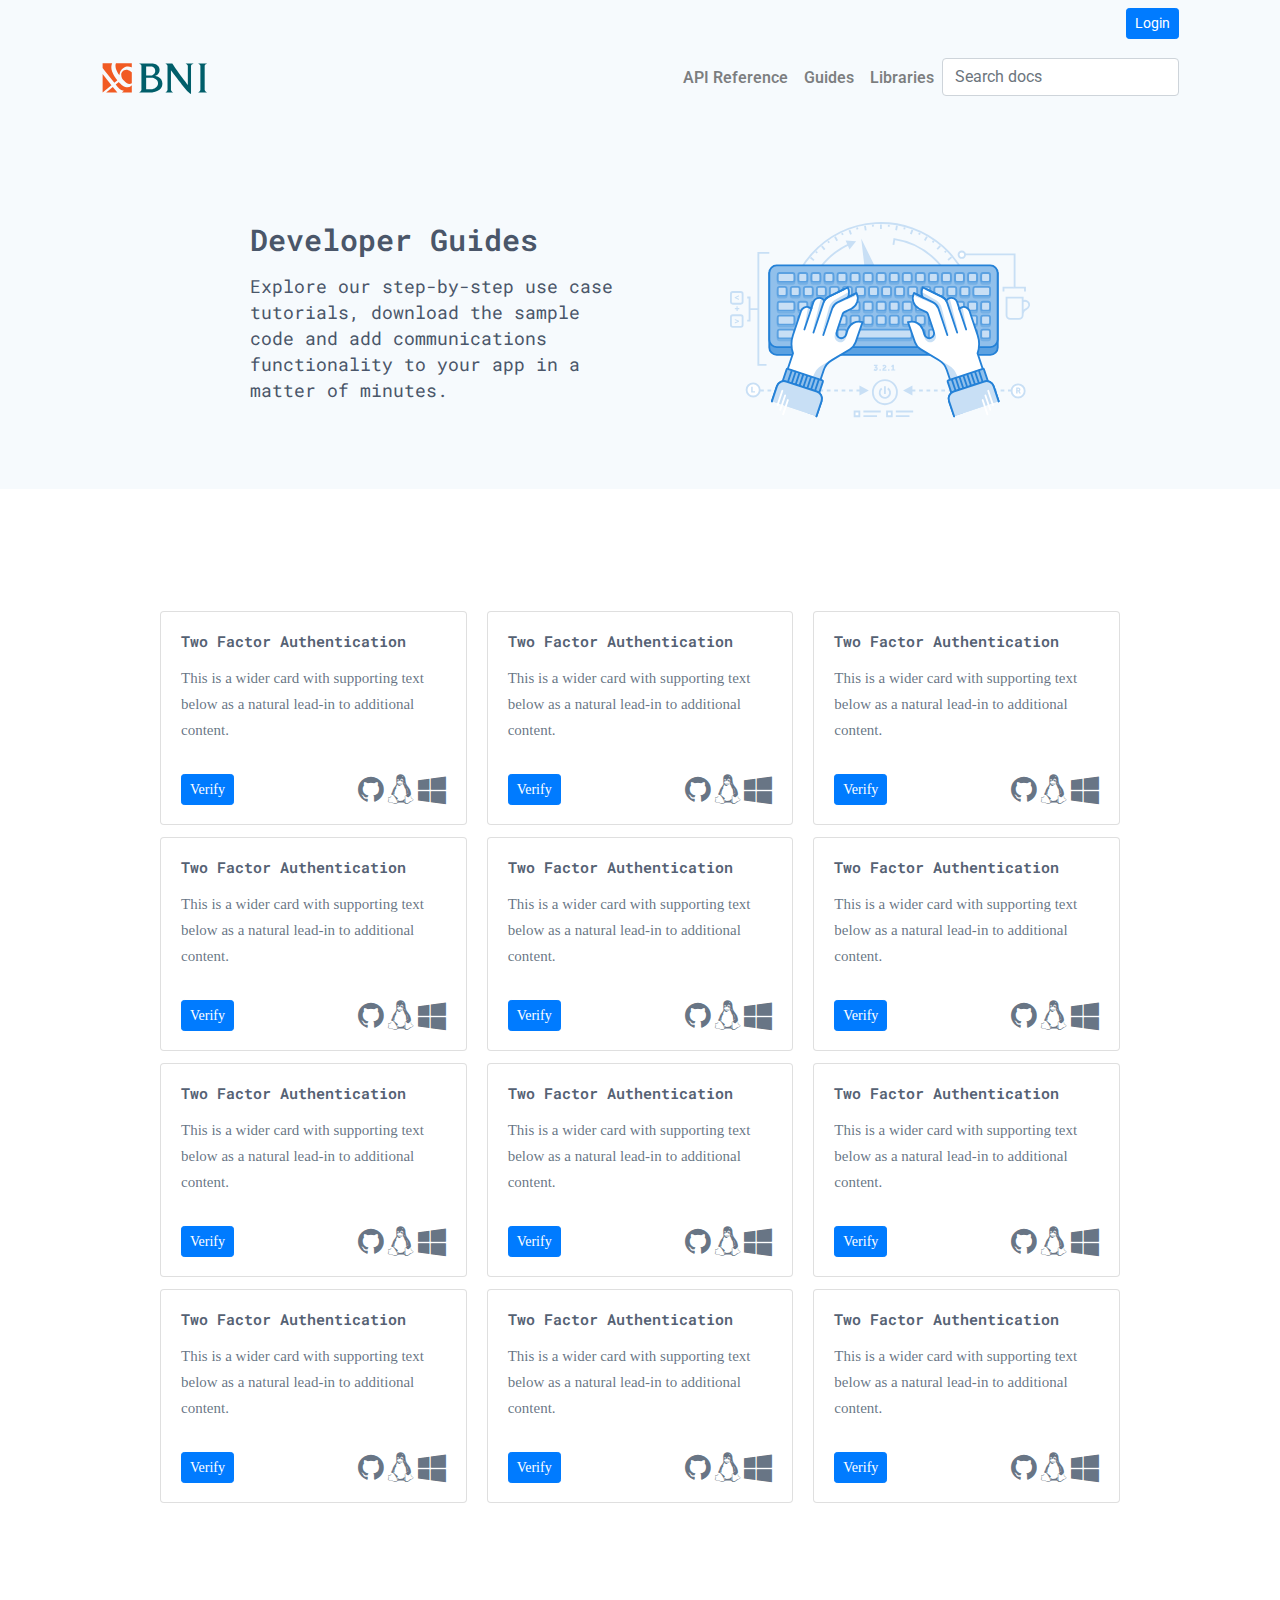
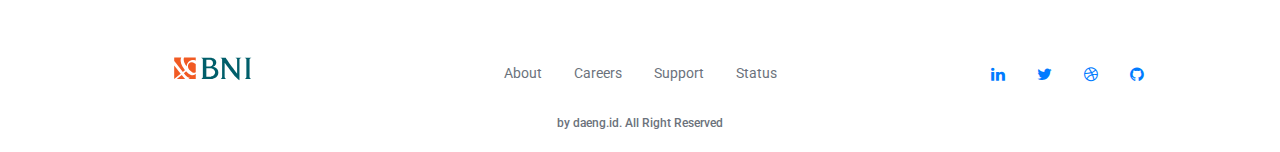
<file: guide.html>
<!DOCTYPE html>
<html>
<head>
	<title>BNI</title>
	<meta charset="utf-8">
	<meta name="viewport" content="width=device-width, initial-scale=1">
	<link rel="stylesheet" href="https://maxcdn.bootstrapcdn.com/bootstrap/4.1.3/css/bootstrap.min.css">
	<link rel="stylesheet" href="https://cdnjs.cloudflare.com/ajax/libs/font-awesome/4.7.0/css/font-awesome.min.css">
	<link href="https://fonts.googleapis.com/css?family=Roboto+Mono" rel="stylesheet">
	<link href="https://fonts.googleapis.com/css?family=Roboto" rel="stylesheet">
	<link rel="stylesheet" type="text/css" href="style/style.css">
	<script src="https://ajax.googleapis.com/ajax/libs/jquery/3.3.1/jquery.min.js"></script>
	<script src="https://cdnjs.cloudflare.com/ajax/libs/popper.js/1.14.3/umd/popper.min.js"></script>
	<script src="https://maxcdn.bootstrapcdn.com/bootstrap/4.1.3/js/bootstrap.min.js"></script>
	<style type="text/css">
		body {

		}
		h1 {
			font-family: 'Roboto Mono';
			color: #4a5669;
			font-weight: 600;
			font-size: 30px;
		}
		p {
			font-family: 'Roboto Mono';
			color: #4a5669;
			font-size: 18px;
			line-height: 26px;
		}
		.jumbotron {
			margin-top: 50px;
		}
		#card {
			padding: 90px 90px 0 90px;
		}
		#card h5 {
			font-size: 15px;
			color: rgb(85, 97, 115);
			font-weight: 600;
			font-family: 'Roboto Mono';
		}
		#card p {
			color: rgba(36, 55, 78, 0.7);
			font-family: serif;
			font-size: 15px;
		}		
		#footer {
			margin-top: 90px;
		}
	</style>
</head>
<body>
	<!-- Main Heading -->
	<div id="first-container" class="container-fluid">
		<div class="container">
			<nav class="navbar navbar-expand-sm justify-content-end">
			  <ul class="navbar-nav">
			    <li class="nav-item">
			      <button class="btn btn-primary btn-sm" type="submit">Login</button>
			  </ul>
			</nav>
			<nav class="navbar navbar-expand-lg navbar-light">
				<button class="navbar-toggler" data-toggle="collapse" data-target="#navbarSupportedContent">
					<span class="navbar-toggler-icon"></span>
				</button>
				<a class="navbar-brand" href="index.html">
					<img src="img/BNI_logo.svg" height="35">					
				</a>
				<div class="collapse navbar-collapse" id="navbarSupportedContent">
					<span class="mr-auto"></span>
					<ul class="navbar-nav">
						<li class="nav-item">
							<a class="nav-link" href="#">API Reference</a>
						</li>
						<li class="nav-item">
							<a class="nav-link" href="#">Guides</a>
						</li>
						<li class="nav-item">
							<a class="nav-link" href="#">Libraries</a>
						</li>
						<li class="nav-item">
							<input class="form-control mr-sm-2" type="text" placeholder="Search docs">
						</li>
					</ul>
				</div>
			</nav>			
		</div>
		<div class="jumbotron">
			<div class="row">
				<div class="col-md-2"></div>
				<div class="col-md-4">
					<div class="float-left">
						<h1>
							Developer Guides
						</h1>
						<p>
							Explore our step-by-step use case tutorials, download the sample code and add communications functionality to your app in a matter of minutes.
						</p>
					</div>
				</div>
				<div class="col-md-4">
					<div class="float-right">
						<svg class="SVGInline-svg" xmlns="http://www.w3.org/2000/svg" xmlns:xlink="http://www.w3.org/1999/xlink" viewBox="0 0 323.8 211.7" width="300">
						    <path d="M63.1 107.2C59.8 51.9 102 4.4 157.2 1.2s102.7 38.9 106 94.2c0 .4 0 .9.1 1.3" fill="none" stroke="#c8dff5" stroke-width="2" stroke-miterlimit="10"></path>
						    <path d="M176.4 24.6l1-6.2c37.4 5.7 65.7 36.9 67.7 74.7m-163.9 9.6c-1.8-34.6 18.3-66.6 50.2-80M86.9 38.3l3.7 3.1m-3.7-3.1l3.7 3.1m2-9.4l1.6 1.3m11.6-12.5l1.3 1.6M120.8 12l1 1.9M137 6l.7 2m16.4-5.1l.3 2.1m17-2.1V5m17.1.8l-.4 2.1m16.7 3.8l-.7 1.9m15.8 6.7l-1.1 1.8m14.4 9.2l-1.4 1.6M99.1 26l3.1 3.8M113.3 16l2.4 4.3m13.2-11.6l1.7 4.6m15.1-9.2l.8 4.9m16.4-6.4v4.9M180.2 4l-.9 4.9m17.6-.4l-1.7 4.6m17.4 2.7l-2.4 4.2m16.7 5.7l-3.2 3.7m15.4 8.5l-3.7 3.1" fill="none" stroke="#c8dff5" stroke-width="2" stroke-miterlimit="10"></path>
						    <path d="M141.6 17.7l28.6 58.5c1.4 3.5-4 9.6-7.5 11.1s-11.6.9-13.1-2.7c-.2-.4-.3-.9-.4-1.4l-7.6-65.5zm55.3 169.5l-10.1-5.3 10.1-5.3" fill="#c8dff5"></path>
						    <path d="M196.1 181.9h113.7" fill="none" stroke="#c8dff5" stroke-width="2" stroke-miterlimit="10" stroke-dasharray="4"></path>
						    <path d="M139.7 187.2l10.1-5.3-10.1-5.3" fill="#c8dff5"></path>
						    <path d="M140.5 181.9H26.8" fill="none" stroke="#c8dff5" stroke-width="2" stroke-miterlimit="10" stroke-dasharray="4"></path>
						    <path d="M42.4 55.2H289v80.2c0 4.4-3.6 8-8 8H50.4c-4.4 0-8-3.6-8-8V55.2z" fill="#5ba1e1" stroke="#2481d7" stroke-width="2" stroke-linecap="round" stroke-miterlimit="10"></path>
						    <path d="M50.4 46.8h230.5c4.4 0 8 3.6 8 8V127c0 4.4-3.6 8-8 8H50.4c-4.4 0-8-3.6-8-8V54.8c0-4.4 3.6-8 8-8z" fill="#91c0eb" stroke="#2481d7" stroke-width="2" stroke-linecap="round" stroke-miterlimit="10"></path>
						    <path d="M53.5 57.1h14c1.1 0 2 .9 2 2v5.6c0 1.1-.9 2-2 2h-14c-1.1 0-2-.9-2-2v-5.6c0-1.1.9-2 2-2zm22.3 0h5.6c1.1 0 2 .9 2 2v5.6c0 1.1-.9 2-2 2h-5.6c-1.1 0-2-.9-2-2v-5.6c0-1.1.9-2 2-2zm14.1 0h5.6c1.1 0 2 .9 2 2v5.6c0 1.1-.9 2-2 2h-5.6c-1.1 0-2-.9-2-2v-5.6c0-1.1.9-2 2-2zm14.1 0h5.6c1.1 0 2 .9 2 2v5.6c0 1.1-.9 2-2 2H104c-1.1 0-2-.9-2-2v-5.6c0-1.1.9-2 2-2zm14.1 0h5.6c1.1 0 2 .9 2 2v5.6c0 1.1-.9 2-2 2h-5.6c-1.1 0-2-.9-2-2v-5.6c0-1.1.9-2 2-2zm14.1 0h5.6c1.1 0 2 .9 2 2v5.6c0 1.1-.9 2-2 2h-5.6c-1.1 0-2-.9-2-2v-5.6c0-1.1.9-2 2-2zm14.1 0h5.6c1.1 0 2 .9 2 2v5.6c0 1.1-.9 2-2 2h-5.6c-1.1 0-2-.9-2-2v-5.6c0-1.1.9-2 2-2zm14.1 0h5.6c1.1 0 2 .9 2 2v5.6c0 1.1-.9 2-2 2h-5.6c-1.1 0-2-.9-2-2v-5.6c0-1.1.9-2 2-2zm14 0h5.6c1.1 0 2 .9 2 2v5.6c0 1.1-.9 2-2 2h-5.6c-1.1 0-2-.9-2-2v-5.6c0-1.1.9-2 2-2zm14.1 0h5.6c1.1 0 2 .9 2 2v5.6c0 1.1-.9 2-2 2h-5.6c-1.1 0-2-.9-2-2v-5.6c0-1.1.9-2 2-2zm14.1 0h5.6c1.1 0 2 .9 2 2v5.6c0 1.1-.9 2-2 2h-5.6c-1.1 0-2-.9-2-2v-5.6c0-1.1.9-2 2-2zm14.1 0h5.6c1.1 0 2 .9 2 2v5.6c0 1.1-.9 2-2 2h-5.6c-1.1 0-2-.9-2-2v-5.6c0-1.1.9-2 2-2zm14.1 0h5.6c1.1 0 2 .9 2 2v5.6c0 1.1-.9 2-2 2h-5.6c-1.1 0-2-.9-2-2v-5.6c0-1.1.9-2 2-2zm14.1 0h5.6c1.1 0 2 .9 2 2v5.6c0 1.1-.9 2-2 2h-5.6c-1.1 0-2-.9-2-2v-5.6c0-1.1.9-2 2-2zm14.1 0h5.6c1.1 0 2 .9 2 2v5.6c0 1.1-.9 2-2 2H259c-1.1 0-2-.9-2-2v-5.6c0-1.1.9-2 2-2zm14.1 0h5.6c1.1 0 2 .9 2 2v5.6c0 1.1-.9 2-2 2h-5.6c-1.1 0-2-.9-2-2v-5.6c0-1.1.9-2 2-2zm-219.6 31h14c1.1 0 2 .9 2 2v5.6c0 1.1-.9 2-2 2h-14c-1.1 0-2-.9-2-2v-5.6c0-1.1.9-2 2-2zm22.3 0h5.6c1.1 0 2 .9 2 2v5.6c0 1.1-.9 2-2 2h-5.6c-1.1 0-2-.9-2-2v-5.6c0-1.1.9-2 2-2zm14.1 0h5.6c1.1 0 2 .9 2 2v5.6c0 1.1-.9 2-2 2h-5.6c-1.1 0-2-.9-2-2v-5.6c0-1.1.9-2 2-2zm14.1 0h5.6c1.1 0 2 .9 2 2v5.6c0 1.1-.9 2-2 2H104c-1.1 0-2-.9-2-2v-5.6c0-1.1.9-2 2-2zm14.1 0h5.6c1.1 0 2 .9 2 2v5.6c0 1.1-.9 2-2 2h-5.6c-1.1 0-2-.9-2-2v-5.6c0-1.1.9-2 2-2zm14.1 0h5.6c1.1 0 2 .9 2 2v5.6c0 1.1-.9 2-2 2h-5.6c-1.1 0-2-.9-2-2v-5.6c0-1.1.9-2 2-2zm14.1 0h5.6c1.1 0 2 .9 2 2v5.6c0 1.1-.9 2-2 2h-5.6c-1.1 0-2-.9-2-2v-5.6c0-1.1.9-2 2-2zm14.1 0h5.6c1.1 0 2 .9 2 2v5.6c0 1.1-.9 2-2 2h-5.6c-1.1 0-2-.9-2-2v-5.6c0-1.1.9-2 2-2zm14 0h5.6c1.1 0 2 .9 2 2v5.6c0 1.1-.9 2-2 2h-5.6c-1.1 0-2-.9-2-2v-5.6c0-1.1.9-2 2-2zm14.1 0h5.6c1.1 0 2 .9 2 2v5.6c0 1.1-.9 2-2 2h-5.6c-1.1 0-2-.9-2-2v-5.6c0-1.1.9-2 2-2zm14.1 0h5.6c1.1 0 2 .9 2 2v5.6c0 1.1-.9 2-2 2h-5.6c-1.1 0-2-.9-2-2v-5.6c0-1.1.9-2 2-2zm14.1 0h5.6c1.1 0 2 .9 2 2v5.6c0 1.1-.9 2-2 2h-5.6c-1.1 0-2-.9-2-2v-5.6c0-1.1.9-2 2-2zm14.1 0h5.6c1.1 0 2 .9 2 2v5.6c0 1.1-.9 2-2 2h-5.6c-1.1 0-2-.9-2-2v-5.6c0-1.1.9-2 2-2zm14.1 0h5.6c1.1 0 2 .9 2 2v5.6c0 1.1-.9 2-2 2h-5.6c-1.1 0-2-.9-2-2v-5.6c0-1.1.9-2 2-2zm14.1 0h5.6c1.1 0 2 .9 2 2v5.6c0 1.1-.9 2-2 2H259c-1.1 0-2-.9-2-2v-5.6c0-1.1.9-2 2-2zm14.1 0h5.6c1.1 0 2 .9 2 2v5.6c0 1.1-.9 2-2 2h-5.6c-1.1 0-2-.9-2-2v-5.6c0-1.1.9-2 2-2zm-219.6 15h14c1.1 0 2 .9 2 2v5.6c0 1.1-.9 2-2 2h-14c-1.1 0-2-.9-2-2v-5.6c0-1.1.9-2 2-2zm22.3 0h5.6c1.1 0 2 .9 2 2v5.6c0 1.1-.9 2-2 2h-5.6c-1.1 0-2-.9-2-2v-5.6c0-1.1.9-2 2-2zm14.1 0h5.6c1.1 0 2 .9 2 2v5.6c0 1.1-.9 2-2 2h-5.6c-1.1 0-2-.9-2-2v-5.6c0-1.1.9-2 2-2zm14.1 0h5.6c1.1 0 2 .9 2 2v5.6c0 1.1-.9 2-2 2H104c-1.1 0-2-.9-2-2v-5.6c0-1.1.9-2 2-2zm14.1 0h5.6c1.1 0 2 .9 2 2v5.6c0 1.1-.9 2-2 2h-5.6c-1.1 0-2-.9-2-2v-5.6c0-1.1.9-2 2-2zm14.1 0h5.6c1.1 0 2 .9 2 2v5.6c0 1.1-.9 2-2 2h-5.6c-1.1 0-2-.9-2-2v-5.6c0-1.1.9-2 2-2zm14.1 0h5.6c1.1 0 2 .9 2 2v5.6c0 1.1-.9 2-2 2h-5.6c-1.1 0-2-.9-2-2v-5.6c0-1.1.9-2 2-2zm14.1 0h5.6c1.1 0 2 .9 2 2v5.6c0 1.1-.9 2-2 2h-5.6c-1.1 0-2-.9-2-2v-5.6c0-1.1.9-2 2-2zm14 0h5.6c1.1 0 2 .9 2 2v5.6c0 1.1-.9 2-2 2h-5.6c-1.1 0-2-.9-2-2v-5.6c0-1.1.9-2 2-2zm14.1 0h5.6c1.1 0 2 .9 2 2v5.6c0 1.1-.9 2-2 2h-5.6c-1.1 0-2-.9-2-2v-5.6c0-1.1.9-2 2-2zm14.1 0h5.6c1.1 0 2 .9 2 2v5.6c0 1.1-.9 2-2 2h-5.6c-1.1 0-2-.9-2-2v-5.6c0-1.1.9-2 2-2zm14.1 0h5.6c1.1 0 2 .9 2 2v5.6c0 1.1-.9 2-2 2h-5.6c-1.1 0-2-.9-2-2v-5.6c0-1.1.9-2 2-2zm14.1 0h5.6c1.1 0 2 .9 2 2v5.6c0 1.1-.9 2-2 2h-5.6c-1.1 0-2-.9-2-2v-5.6c0-1.1.9-2 2-2zm14.1 0h5.6c1.1 0 2 .9 2 2v5.6c0 1.1-.9 2-2 2h-5.6c-1.1 0-2-.9-2-2v-5.6c0-1.1.9-2 2-2zm14.1 0h5.6c1.1 0 2 .9 2 2v5.6c0 1.1-.9 2-2 2H259c-1.1 0-2-.9-2-2v-5.6c0-1.1.9-2 2-2zm14.1 0h5.6c1.1 0 2 .9 2 2v5.6c0 1.1-.9 2-2 2h-5.6c-1.1 0-2-.9-2-2v-5.6c0-1.1.9-2 2-2zm-219.6 15h14c1.1 0 2 .9 2 2v5.6c0 1.1-.9 2-2 2h-14c-1.1 0-2-.9-2-2v-5.6c0-1.1.9-2 2-2zm22.3 0h5.6c1.1 0 2 .9 2 2v5.6c0 1.1-.9 2-2 2h-5.6c-1.1 0-2-.9-2-2v-5.6c0-1.1.9-2 2-2zm14.1 0h5.6c1.1 0 2 .9 2 2v5.6c0 1.1-.9 2-2 2h-5.6c-1.1 0-2-.9-2-2v-5.6c0-1.1.9-2 2-2zm14.1 0h5.6c1.1 0 2 .9 2 2v5.6c0 1.1-.9 2-2 2H104c-1.1 0-2-.9-2-2v-5.6c0-1.1.9-2 2-2zm14.1 0h5.6c1.1 0 2 .9 2 2v5.6c0 1.1-.9 2-2 2h-5.6c-1.1 0-2-.9-2-2v-5.6c0-1.1.9-2 2-2zm14.1 0h61.9c1.1 0 2 .9 2 2v5.6c0 1.1-.9 2-2 2h-61.9c-1.1 0-2-.9-2-2v-5.6c0-1.1.9-2 2-2zm70.4 0h5.6c1.1 0 2 .9 2 2v5.6c0 1.1-.9 2-2 2h-5.6c-1.1 0-2-.9-2-2v-5.6c0-1.1.9-2 2-2zm14.1 0h5.6c1.1 0 2 .9 2 2v5.6c0 1.1-.9 2-2 2h-5.6c-1.1 0-2-.9-2-2v-5.6c0-1.1.9-2 2-2zm14.1 0h5.6c1.1 0 2 .9 2 2v5.6c0 1.1-.9 2-2 2h-5.6c-1.1 0-2-.9-2-2v-5.6c0-1.1.9-2 2-2zm14.1 0h5.6c1.1 0 2 .9 2 2v5.6c0 1.1-.9 2-2 2h-5.6c-1.1 0-2-.9-2-2v-5.6c0-1.1.9-2 2-2zm14.1 0h5.6c1.1 0 2 .9 2 2v5.6c0 1.1-.9 2-2 2H259c-1.1 0-2-.9-2-2v-5.6c0-1.1.9-2 2-2zm14.1 0h5.6c1.1 0 2 .9 2 2v5.6c0 1.1-.9 2-2 2h-5.6c-1.1 0-2-.9-2-2v-5.6c0-1.1.9-2 2-2zm5.6-36.4h-14c-1.1 0-2-.9-2-2v-5.6c0-1.1.9-2 2-2h14c1.1 0 2 .9 2 2v5.6c0 1.1-.9 2-2 2zm-22.4 0h-5.6c-1.1 0-2-.9-2-2v-5.6c0-1.1.9-2 2-2h5.6c1.1 0 2 .9 2 2v5.6c0 1.1-.9 2-2 2zm-14.1 0h-5.6c-1.1 0-2-.9-2-2v-5.6c0-1.1.9-2 2-2h5.6c1.1 0 2 .9 2 2v5.6c0 1.1-.9 2-2 2zm-14 0h-5.6c-1.1 0-2-.9-2-2v-5.6c0-1.1.9-2 2-2h5.6c1.1 0 2 .9 2 2v5.6c0 1.1-.9 2-2 2zm-14.1 0h-5.6c-1.1 0-2-.9-2-2v-5.6c0-1.1.9-2 2-2h5.6c1.1 0 2 .9 2 2v5.6c0 1.1-.9 2-2 2zm-14.1 0h-5.6c-1.1 0-2-.9-2-2v-5.6c0-1.1.9-2 2-2h5.6c1.1 0 2 .9 2 2v5.6c0 1.1-.9 2-2 2zm-14.1 0h-5.6c-1.1 0-2-.9-2-2v-5.6c0-1.1.9-2 2-2h5.6c1.1 0 2 .9 2 2v5.6c0 1.1-.9 2-2 2zm-14.1 0h-5.6c-1.1 0-2-.9-2-2v-5.6c0-1.1.9-2 2-2h5.6c1.1 0 2 .9 2 2v5.6c0 1.1-.9 2-2 2zm-14.1 0h-5.6c-1.1 0-2-.9-2-2v-5.6c0-1.1.9-2 2-2h5.6c1.1 0 2 .9 2 2v5.6c0 1.1-.9 2-2 2zm-14.1 0H138c-1.1 0-2-.9-2-2v-5.6c0-1.1.9-2 2-2h5.6c1.1 0 2 .9 2 2v5.6c0 1.1-.9 2-2 2zm-14.1 0h-5.6c-1.1 0-2-.9-2-2v-5.6c0-1.1.9-2 2-2h5.6c1.1 0 2 .9 2 2v5.6c0 1.1-.9 2-2 2zm-14.1 0h-5.6c-1.1 0-2-.9-2-2v-5.6c0-1.1.9-2 2-2h5.6c1.1 0 2 .9 2 2v5.6c0 1.1-.9 2-2 2zm-14 0h-5.6c-1.1 0-2-.9-2-2v-5.6c0-1.1.9-2 2-2h5.6c1.1 0 2 .9 2 2v5.6c0 1.1-.9 2-2 2zm-14.1 0h-5.6c-1.1 0-2-.9-2-2v-5.6c0-1.1.9-2 2-2h5.6c1.1 0 2 .9 2 2v5.6c0 1.1-.9 2-2 2zm-14.1 0h-5.6c-1.1 0-2-.9-2-2v-5.6c0-1.1.9-2 2-2h5.6c1.1 0 2 .9 2 2v5.6c0 1.1-.9 2-2 2zm-14.1 0h-5.6c-1.1 0-2-.9-2-2v-5.6c0-1.1.9-2 2-2h5.6c1.1 0 2 .9 2 2v5.6c0 1.1-.9 2-2 2z" fill="#c8dff5" stroke="#5ba1e1" stroke-width="2" stroke-linecap="round" stroke-miterlimit="10" opacity=".5"></path>
						    <path d="M53.5 55.1h14c1.1 0 2 .9 2 2v5.6c0 1.1-.9 2-2 2h-14c-1.1 0-2-.9-2-2v-5.6c0-1.1.9-2 2-2zm22.3 0h5.6c1.1 0 2 .9 2 2v5.6c0 1.1-.9 2-2 2h-5.6c-1.1 0-2-.9-2-2v-5.6c0-1.1.9-2 2-2zm14.1 0h5.6c1.1 0 2 .9 2 2v5.6c0 1.1-.9 2-2 2h-5.6c-1.1 0-2-.9-2-2v-5.6c0-1.1.9-2 2-2zm14.1 0h5.6c1.1 0 2 .9 2 2v5.6c0 1.1-.9 2-2 2H104c-1.1 0-2-.9-2-2v-5.6c0-1.1.9-2 2-2zm14.1 0h5.6c1.1 0 2 .9 2 2v5.6c0 1.1-.9 2-2 2h-5.6c-1.1 0-2-.9-2-2v-5.6c0-1.1.9-2 2-2zm14.1 0h5.6c1.1 0 2 .9 2 2v5.6c0 1.1-.9 2-2 2h-5.6c-1.1 0-2-.9-2-2v-5.6c0-1.1.9-2 2-2zm14.1 0h5.6c1.1 0 2 .9 2 2v5.6c0 1.1-.9 2-2 2h-5.6c-1.1 0-2-.9-2-2v-5.6c0-1.1.9-2 2-2zm14.1 0h5.6c1.1 0 2 .9 2 2v5.6c0 1.1-.9 2-2 2h-5.6c-1.1 0-2-.9-2-2v-5.6c0-1.1.9-2 2-2zm14 0h5.6c1.1 0 2 .9 2 2v5.6c0 1.1-.9 2-2 2h-5.6c-1.1 0-2-.9-2-2v-5.6c0-1.1.9-2 2-2zm14.1 0h5.6c1.1 0 2 .9 2 2v5.6c0 1.1-.9 2-2 2h-5.6c-1.1 0-2-.9-2-2v-5.6c0-1.1.9-2 2-2zm14.1 0h5.6c1.1 0 2 .9 2 2v5.6c0 1.1-.9 2-2 2h-5.6c-1.1 0-2-.9-2-2v-5.6c0-1.1.9-2 2-2zm14.1 0h5.6c1.1 0 2 .9 2 2v5.6c0 1.1-.9 2-2 2h-5.6c-1.1 0-2-.9-2-2v-5.6c0-1.1.9-2 2-2zm14.1 0h5.6c1.1 0 2 .9 2 2v5.6c0 1.1-.9 2-2 2h-5.6c-1.1 0-2-.9-2-2v-5.6c0-1.1.9-2 2-2zm14.1 0h5.6c1.1 0 2 .9 2 2v5.6c0 1.1-.9 2-2 2h-5.6c-1.1 0-2-.9-2-2v-5.6c0-1.1.9-2 2-2zm14.1 0h5.6c1.1 0 2 .9 2 2v5.6c0 1.1-.9 2-2 2H259c-1.1 0-2-.9-2-2v-5.6c0-1.1.9-2 2-2zm14.1 0h5.6c1.1 0 2 .9 2 2v5.6c0 1.1-.9 2-2 2h-5.6c-1.1 0-2-.9-2-2v-5.6c0-1.1.9-2 2-2zm-219.6 31h14c1.1 0 2 .9 2 2v5.6c0 1.1-.9 2-2 2h-14c-1.1 0-2-.9-2-2v-5.6c0-1.1.9-2 2-2zm22.3 0h5.6c1.1 0 2 .9 2 2v5.6c0 1.1-.9 2-2 2h-5.6c-1.1 0-2-.9-2-2v-5.6c0-1.1.9-2 2-2zm14.1 0h5.6c1.1 0 2 .9 2 2v5.6c0 1.1-.9 2-2 2h-5.6c-1.1 0-2-.9-2-2v-5.6c0-1.1.9-2 2-2zm14.1 0h5.6c1.1 0 2 .9 2 2v5.6c0 1.1-.9 2-2 2H104c-1.1 0-2-.9-2-2v-5.6c0-1.1.9-2 2-2zm14.1 0h5.6c1.1 0 2 .9 2 2v5.6c0 1.1-.9 2-2 2h-5.6c-1.1 0-2-.9-2-2v-5.6c0-1.1.9-2 2-2zm14.1 0h5.6c1.1 0 2 .9 2 2v5.6c0 1.1-.9 2-2 2h-5.6c-1.1 0-2-.9-2-2v-5.6c0-1.1.9-2 2-2zm14.1 0h5.6c1.1 0 2 .9 2 2v5.6c0 1.1-.9 2-2 2h-5.6c-1.1 0-2-.9-2-2v-5.6c0-1.1.9-2 2-2zm14.1 0h5.6c1.1 0 2 .9 2 2v5.6c0 1.1-.9 2-2 2h-5.6c-1.1 0-2-.9-2-2v-5.6c0-1.1.9-2 2-2zm14 0h5.6c1.1 0 2 .9 2 2v5.6c0 1.1-.9 2-2 2h-5.6c-1.1 0-2-.9-2-2v-5.6c0-1.1.9-2 2-2zm14.1 0h5.6c1.1 0 2 .9 2 2v5.6c0 1.1-.9 2-2 2h-5.6c-1.1 0-2-.9-2-2v-5.6c0-1.1.9-2 2-2zm14.1 0h5.6c1.1 0 2 .9 2 2v5.6c0 1.1-.9 2-2 2h-5.6c-1.1 0-2-.9-2-2v-5.6c0-1.1.9-2 2-2zm14.1 0h5.6c1.1 0 2 .9 2 2v5.6c0 1.1-.9 2-2 2h-5.6c-1.1 0-2-.9-2-2v-5.6c0-1.1.9-2 2-2zm14.1 0h5.6c1.1 0 2 .9 2 2v5.6c0 1.1-.9 2-2 2h-5.6c-1.1 0-2-.9-2-2v-5.6c0-1.1.9-2 2-2zm14.1 0h5.6c1.1 0 2 .9 2 2v5.6c0 1.1-.9 2-2 2h-5.6c-1.1 0-2-.9-2-2v-5.6c0-1.1.9-2 2-2zm14.1 0h5.6c1.1 0 2 .9 2 2v5.6c0 1.1-.9 2-2 2H259c-1.1 0-2-.9-2-2v-5.6c0-1.1.9-2 2-2zm14.1 0h5.6c1.1 0 2 .9 2 2v5.6c0 1.1-.9 2-2 2h-5.6c-1.1 0-2-.9-2-2v-5.6c0-1.1.9-2 2-2zm-219.6 15h14c1.1 0 2 .9 2 2v5.6c0 1.1-.9 2-2 2h-14c-1.1 0-2-.9-2-2v-5.6c0-1.1.9-2 2-2zm22.3 0h5.6c1.1 0 2 .9 2 2v5.6c0 1.1-.9 2-2 2h-5.6c-1.1 0-2-.9-2-2v-5.6c0-1.1.9-2 2-2zm14.1 0h5.6c1.1 0 2 .9 2 2v5.6c0 1.1-.9 2-2 2h-5.6c-1.1 0-2-.9-2-2v-5.6c0-1.1.9-2 2-2zm14.1 0h5.6c1.1 0 2 .9 2 2v5.6c0 1.1-.9 2-2 2H104c-1.1 0-2-.9-2-2v-5.6c0-1.1.9-2 2-2zm14.1 0h5.6c1.1 0 2 .9 2 2v5.6c0 1.1-.9 2-2 2h-5.6c-1.1 0-2-.9-2-2v-5.6c0-1.1.9-2 2-2zm14.1 0h5.6c1.1 0 2 .9 2 2v5.6c0 1.1-.9 2-2 2h-5.6c-1.1 0-2-.9-2-2v-5.6c0-1.1.9-2 2-2zm14.1 0h5.6c1.1 0 2 .9 2 2v5.6c0 1.1-.9 2-2 2h-5.6c-1.1 0-2-.9-2-2v-5.6c0-1.1.9-2 2-2zm14.1 0h5.6c1.1 0 2 .9 2 2v5.6c0 1.1-.9 2-2 2h-5.6c-1.1 0-2-.9-2-2v-5.6c0-1.1.9-2 2-2zm14 0h5.6c1.1 0 2 .9 2 2v5.6c0 1.1-.9 2-2 2h-5.6c-1.1 0-2-.9-2-2v-5.6c0-1.1.9-2 2-2zm14.1 0h5.6c1.1 0 2 .9 2 2v5.6c0 1.1-.9 2-2 2h-5.6c-1.1 0-2-.9-2-2v-5.6c0-1.1.9-2 2-2zm14.1 0h5.6c1.1 0 2 .9 2 2v5.6c0 1.1-.9 2-2 2h-5.6c-1.1 0-2-.9-2-2v-5.6c0-1.1.9-2 2-2zm14.1 0h5.6c1.1 0 2 .9 2 2v5.6c0 1.1-.9 2-2 2h-5.6c-1.1 0-2-.9-2-2v-5.6c0-1.1.9-2 2-2zm14.1 0h5.6c1.1 0 2 .9 2 2v5.6c0 1.1-.9 2-2 2h-5.6c-1.1 0-2-.9-2-2v-5.6c0-1.1.9-2 2-2zm14.1 0h5.6c1.1 0 2 .9 2 2v5.6c0 1.1-.9 2-2 2h-5.6c-1.1 0-2-.9-2-2v-5.6c0-1.1.9-2 2-2zm14.1 0h5.6c1.1 0 2 .9 2 2v5.6c0 1.1-.9 2-2 2H259c-1.1 0-2-.9-2-2v-5.6c0-1.1.9-2 2-2zm14.1 0h5.6c1.1 0 2 .9 2 2v5.6c0 1.1-.9 2-2 2h-5.6c-1.1 0-2-.9-2-2v-5.6c0-1.1.9-2 2-2zm-219.6 15h14c1.1 0 2 .9 2 2v5.6c0 1.1-.9 2-2 2h-14c-1.1 0-2-.9-2-2v-5.6c0-1.1.9-2 2-2zm22.3 0h5.6c1.1 0 2 .9 2 2v5.6c0 1.1-.9 2-2 2h-5.6c-1.1 0-2-.9-2-2v-5.6c0-1.1.9-2 2-2zm14.1 0h5.6c1.1 0 2 .9 2 2v5.6c0 1.1-.9 2-2 2h-5.6c-1.1 0-2-.9-2-2v-5.6c0-1.1.9-2 2-2zm14.1 0h5.6c1.1 0 2 .9 2 2v5.6c0 1.1-.9 2-2 2H104c-1.1 0-2-.9-2-2v-5.6c0-1.1.9-2 2-2zm14.1 0h5.6c1.1 0 2 .9 2 2v5.6c0 1.1-.9 2-2 2h-5.6c-1.1 0-2-.9-2-2v-5.6c0-1.1.9-2 2-2zm14.1 0h61.9c1.1 0 2 .9 2 2v5.6c0 1.1-.9 2-2 2h-61.9c-1.1 0-2-.9-2-2v-5.6c0-1.1.9-2 2-2zm70.4 0h5.6c1.1 0 2 .9 2 2v5.6c0 1.1-.9 2-2 2h-5.6c-1.1 0-2-.9-2-2v-5.6c0-1.1.9-2 2-2zm14.1 0h5.6c1.1 0 2 .9 2 2v5.6c0 1.1-.9 2-2 2h-5.6c-1.1 0-2-.9-2-2v-5.6c0-1.1.9-2 2-2zm14.1 0h5.6c1.1 0 2 .9 2 2v5.6c0 1.1-.9 2-2 2h-5.6c-1.1 0-2-.9-2-2v-5.6c0-1.1.9-2 2-2zm14.1 0h5.6c1.1 0 2 .9 2 2v5.6c0 1.1-.9 2-2 2h-5.6c-1.1 0-2-.9-2-2v-5.6c0-1.1.9-2 2-2zm14.1 0h5.6c1.1 0 2 .9 2 2v5.6c0 1.1-.9 2-2 2H259c-1.1 0-2-.9-2-2v-5.6c0-1.1.9-2 2-2zm14.1 0h5.6c1.1 0 2 .9 2 2v5.6c0 1.1-.9 2-2 2h-5.6c-1.1 0-2-.9-2-2v-5.6c0-1.1.9-2 2-2zm5.6-36.4h-14c-1.1 0-2-.9-2-2v-5.6c0-1.1.9-2 2-2h14c1.1 0 2 .9 2 2v5.6c0 1.1-.9 2-2 2zm-22.4 0h-5.6c-1.1 0-2-.9-2-2v-5.6c0-1.1.9-2 2-2h5.6c1.1 0 2 .9 2 2v5.6c0 1.1-.9 2-2 2zm-14.1 0h-5.6c-1.1 0-2-.9-2-2v-5.6c0-1.1.9-2 2-2h5.6c1.1 0 2 .9 2 2v5.6c0 1.1-.9 2-2 2zm-14 0h-5.6c-1.1 0-2-.9-2-2v-5.6c0-1.1.9-2 2-2h5.6c1.1 0 2 .9 2 2v5.6c0 1.1-.9 2-2 2zm-14.1 0h-5.6c-1.1 0-2-.9-2-2v-5.6c0-1.1.9-2 2-2h5.6c1.1 0 2 .9 2 2v5.6c0 1.1-.9 2-2 2zm-14.1 0h-5.6c-1.1 0-2-.9-2-2v-5.6c0-1.1.9-2 2-2h5.6c1.1 0 2 .9 2 2v5.6c0 1.1-.9 2-2 2zm-14.1 0h-5.6c-1.1 0-2-.9-2-2v-5.6c0-1.1.9-2 2-2h5.6c1.1 0 2 .9 2 2v5.6c0 1.1-.9 2-2 2zm-14.1 0h-5.6c-1.1 0-2-.9-2-2v-5.6c0-1.1.9-2 2-2h5.6c1.1 0 2 .9 2 2v5.6c0 1.1-.9 2-2 2zm-14.1 0h-5.6c-1.1 0-2-.9-2-2v-5.6c0-1.1.9-2 2-2h5.6c1.1 0 2 .9 2 2v5.6c0 1.1-.9 2-2 2zm-14.1 0H138c-1.1 0-2-.9-2-2v-5.6c0-1.1.9-2 2-2h5.6c1.1 0 2 .9 2 2v5.6c0 1.1-.9 2-2 2zm-14.1 0h-5.6c-1.1 0-2-.9-2-2v-5.6c0-1.1.9-2 2-2h5.6c1.1 0 2 .9 2 2v5.6c0 1.1-.9 2-2 2zm-14.1 0h-5.6c-1.1 0-2-.9-2-2v-5.6c0-1.1.9-2 2-2h5.6c1.1 0 2 .9 2 2v5.6c0 1.1-.9 2-2 2zm-14 0h-5.6c-1.1 0-2-.9-2-2v-5.6c0-1.1.9-2 2-2h5.6c1.1 0 2 .9 2 2v5.6c0 1.1-.9 2-2 2zm-14.1 0h-5.6c-1.1 0-2-.9-2-2v-5.6c0-1.1.9-2 2-2h5.6c1.1 0 2 .9 2 2v5.6c0 1.1-.9 2-2 2zm-14.1 0h-5.6c-1.1 0-2-.9-2-2v-5.6c0-1.1.9-2 2-2h5.6c1.1 0 2 .9 2 2v5.6c0 1.1-.9 2-2 2zm-14.1 0h-5.6c-1.1 0-2-.9-2-2v-5.6c0-1.1.9-2 2-2h5.6c1.1 0 2 .9 2 2v5.6c0 1.1-.9 2-2 2z" fill="#c8dff5" stroke="#5ba1e1" stroke-width="2" stroke-linecap="round" stroke-miterlimit="10"></path>
						    <path d="M143 108.2c-6.6-2.2-13.7 1.3-15.9 7.9 0 .1 0 .1-.1.2l-1.7 5.3c-.5 1.6-1.7 2.9-3.3 3.5-2.7 1-5.8-.4-6.8-3.1-.4-1.1-.4-2.4 0-3.5l6.4-19.2c.3-.9.9-1.6 1.7-2l7.7-3.7c6.2-3.1 8.7-10.7 5.6-16.9 0 0 0-.1-.1-.1l-9.1 4.6c1.4-3.4 1.3-7.3-.3-10.6l-20.8 10.2c-1.9.9-3.5 2.4-4.6 4.2-.8-1.3-2-2.4-3.5-2.8-3.3-1.1-6.9.7-8.1 4l-2.5 7.6c-.7-.8-1.7-1.5-2.8-1.8-3.3-1.1-6.9.7-8.1 4l-8.8 26.3c-2.1 6.3-2.1 13.2.1 19.5l-8.1 24 35.3 11.9 6-17.9c1.5-4.4 4.4-8.1 8.4-10.4l20-12.1c2.8-1.7 4.8-4.3 5.9-7.3l7.5-21.8z" fill="#fff"></path>
						    <defs>
						        <path id="a" d="M143 108.2c-6.6-2.2-13.7 1.3-15.9 7.9 0 .1 0 .1-.1.2l-1.7 5.3c-.5 1.6-1.7 2.9-3.3 3.5-2.7 1-5.8-.4-6.8-3.1-.4-1.1-.4-2.4 0-3.5l6.4-19.2c.3-.9.9-1.6 1.7-2l7.7-3.7c6.2-3.1 8.7-10.7 5.6-16.9 0 0 0-.1-.1-.1l-9.1 4.6c1.4-3.4 1.3-7.3-.3-10.6l-20.8 10.2c-1.9.9-3.5 2.4-4.6 4.2-.8-1.3-2-2.4-3.5-2.8-3.3-1.1-6.9.7-8.1 4l-2.5 7.6c-.7-.8-1.7-1.5-2.8-1.8-3.3-1.1-6.9.7-8.1 4l-8.8 26.3c-2.1 6.3-2.1 13.2.1 19.5l-8.1 24 35.3 11.9 6-17.9c1.5-4.4 4.4-8.1 8.4-10.4l20-12.1c2.8-1.7 4.8-4.3 5.9-7.3l7.5-21.8z"></path>
						    </defs>
						    <clipPath id="b">
						        <use xlink:href="#a" overflow="visible"></use>
						    </clipPath>
						    <g clip-path="url(#b)" fill="#2481d7">
						        <path d="M134.2 80.3l-8.6 3.6-8.8 3.7-1.2.5-.1.1h-.1l-.3.1-.5.2c-.7.3-1.3.8-1.8 1.2-1.2 1-2.1 2.3-2.6 3.8L99 121.2l7.8-28.8c.8-3.2 2.7-5.9 5.4-7.8l.7-.4.3-.2.4-.2 1.1-.7 8.3-4.7 8.1-4.6c1.7-1 3.9-.4 4.8 1.3s.4 3.9-1.3 4.8l-.4.4zM102.3 86l-12.9 30.7 8.2-32.3c.4-1.3 1.8-2.1 3.1-1.7 1.2.4 2 1.6 1.7 2.9 0 .2-.1.3-.1.4zm-12.4 2.7l-10.3 28.5 5.5-29.9c.2-1.4 1.6-2.3 2.9-2 1.4.2 2.3 1.6 2 2.9 0 .2-.1.3-.1.5z" opacity=".25"></path>
						        <path d="M125.9 119.7l-1.7 5.3c-.4 1.4-1.5 2.7-2.8 3.3-2.6 1.2-5.8.1-7-2.5-.6-1.2-.7-2.6-.2-3.9l6.4-19.2M119.2 143.5L99 155.9c-3.6 2.2-6.2 5.5-7.6 9.4l-3.6 9.6 22.1 7.4 9.3-38.8" opacity=".25" stroke="#2481d7" stroke-width="2" stroke-miterlimit="10"></path>
						    </g>
						    <path d="M143 108.2c-6.6-2.2-13.7 1.3-15.9 7.9 0 .1 0 .1-.1.2l-1.7 5.3c-.5 1.6-1.7 2.9-3.3 3.5-2.7 1-5.8-.4-6.8-3.1-.4-1.1-.4-2.4 0-3.5l6.4-19.2c.3-.9.9-1.6 1.7-2l7.7-3.7c6.2-3.1 8.7-10.7 5.6-16.9 0 0 0-.1-.1-.1l-9.1 4.6c1.4-3.4 1.3-7.3-.3-10.6l-20.8 10.2c-1.9.9-3.5 2.4-4.6 4.2-.8-1.3-2-2.4-3.5-2.8-3.3-1.1-6.9.7-8.1 4l-2.5 7.6c-.7-.8-1.7-1.5-2.8-1.8-3.3-1.1-6.9.7-8.1 4l-8.8 26.3c-2.1 6.3-2.1 13.2.1 19.5l-8.1 24 35.3 11.9 6-17.9c1.5-4.4 4.4-8.1 8.4-10.4l20-12.1c2.8-1.7 4.8-4.3 5.9-7.3l7.5-21.8z" fill="none" stroke="#2481d7" stroke-width="2" stroke-miterlimit="10"></path>
						    <path d="M134.4 77.8l-18.4 9c-2.7 1.3-4.7 3.7-5.7 6.6l-9.6 28.6m-10.6-2.7l10.7-32c1-2.9 3-5.2 5.7-6.6l16.8-8.2M88.1 92.8L80.3 116" fill="none" stroke="#2481d7" stroke-width="2" stroke-linecap="round" stroke-miterlimit="10"></path>
						    <path d="M96.1 184.8l-39.2-13.2 4.2-12.5c.2-.5.7-.8 1.3-.6L99.7 171c.5.2.8.7.6 1.3l-4.2 12.5z" fill="#91c0eb" stroke="#2481d7" stroke-width="2" stroke-miterlimit="10"></path>
						    <path d="M66.9 159.5l-4.7 14m8.9-12.6l-4.7 14m8.8-12.6l-4.6 14m8.8-12.6l-4.7 14m8.9-12.6l-4.7 14m8.8-12.6l-4.6 14m8.8-12.6l-4.7 14m8.9-12.6l-4.7 14" fill="none" stroke="#2481d7" stroke-width="2" stroke-miterlimit="10"></path>
						    <path d="M45.2 193.6l5.5-16.4c1.4-4.2 6-6.4 10.1-5l33 11c4.2 1.4 6.4 6 5 10.1l-5.5 16.4" fill="#c8dff5"></path>
						    <defs>
						        <path id="c" d="M45.2 193.6l5.5-16.4c1.4-4.2 6-6.4 10.1-5l33 11c4.2 1.4 6.4 6 5 10.1l-5.5 16.4"></path>
						    </defs>
						    <clipPath id="d">
						        <use xlink:href="#c" overflow="visible"></use>
						    </clipPath>
						    <path d="M93.3 209.7l5.8-17.2c1.3-3.8-.5-7.8-4-9l-8.7-2.9c3.5 1.2 5.3 5.2 4 9l-5.8 17.2 8.7 2.9z" clip-path="url(#d)" opacity=".25" fill="#2481d7" stroke="#2481d7" stroke-width="2" stroke-miterlimit="10"></path>
						    <path d="M45.2 193.6l5.5-16.4c1.4-4.2 6-6.4 10.1-5l33 11c4.2 1.4 6.4 6 5 10.1l-5.5 16.4" fill="none" stroke="#2481d7" stroke-width="2" stroke-linecap="round" stroke-miterlimit="10"></path>
						    <path d="M45.2 193.6l5.5-16.4c1.4-4.2 6-6.4 10.1-5l33 11c4.2 1.4 6.4 6 5 10.1l-5.5 16.4" fill="#c8dff5" stroke="#2481d7" stroke-width="2" stroke-linecap="round" stroke-miterlimit="10"></path>
						    <path d="M56.5 182.2l-5.2 15.5m8.2-10.5l-5.2 15.5m8.2-10.5l-5.2 15.5" fill="none" stroke="#fff" stroke-width="2" stroke-linecap="round" stroke-miterlimit="10"></path>
						    <path d="M192.2 108.2c6.6-2.2 13.7 1.3 15.9 7.9 0 .1 0 .1.1.2l1.7 5.3c.5 1.6 1.7 2.9 3.3 3.5 2.7 1 5.8-.4 6.8-3.1.4-1.1.4-2.4 0-3.5l-6.4-19.2c-.3-.9-.9-1.6-1.7-2l-7.7-3.7c-6.2-3.1-8.7-10.7-5.6-16.9 0 0 0-.1.1-.1l9.2 4.6c-1.4-3.4-1.3-7.3.3-10.6l20.7 10.2c1.9.9 3.5 2.4 4.6 4.2.8-1.3 2-2.4 3.5-2.8 3.3-1.1 6.9.7 8.1 4l2.5 7.6c.7-.8 1.7-1.5 2.8-1.8 3.3-1.1 6.9.7 8.1 4l8.8 26.3c2.1 6.3 2.1 13.2-.1 19.5l8 24-35.2 11.8-6-17.9c-1.5-4.4-4.4-8.1-8.4-10.4l-20-12.1c-2.8-1.7-4.8-4.3-5.9-7.3l-7.5-21.7z" fill="#fff"></path>
						    <defs>
						        <path id="e" d="M192.2 108.2c6.6-2.2 13.7 1.3 15.9 7.9 0 .1 0 .1.1.2l1.7 5.3c.5 1.6 1.7 2.9 3.3 3.5 2.7 1 5.8-.4 6.8-3.1.4-1.1.4-2.4 0-3.5l-6.4-19.2c-.3-.9-.9-1.6-1.7-2l-7.7-3.7c-6.2-3.1-8.7-10.7-5.6-16.9 0 0 0-.1.1-.1l9.2 4.6c-1.4-3.4-1.3-7.3.3-10.6l20.7 10.2c1.9.9 3.5 2.4 4.6 4.2.8-1.3 2-2.4 3.5-2.8 3.3-1.1 6.9.7 8.1 4l2.5 7.6c.7-.8 1.7-1.5 2.8-1.8 3.3-1.1 6.9.7 8.1 4l8.8 26.3c2.1 6.3 2.1 13.2-.1 19.5l8 24-35.2 11.8-6-17.9c-1.5-4.4-4.4-8.1-8.4-10.4l-20-12.1c-2.8-1.7-4.8-4.3-5.9-7.3l-7.5-21.7z"></path>
						    </defs>
						    <clipPath id="f">
						        <use xlink:href="#e" overflow="visible"></use>
						    </clipPath>
						    <g clip-path="url(#f)" fill="#2481d7">
						        <path d="M204.1 74l8.1 4.6 8.3 4.7 1.1.7.4.2.3.2.7.4c2.7 1.8 4.6 4.6 5.4 7.8l7.8 28.8-11.1-27.6c-.5-1.5-1.4-2.8-2.6-3.8-.6-.5-1.2-.9-1.8-1.2l-.5-.2-.3-.1h-.1l-.1-.1-1.2-.5-8.8-3.7-8.6-3.6c-1.8-.7-2.7-2.7-2.1-4.5.7-1.8 2.7-2.7 4.5-2.1.1 0 .2.1.3.1l.3-.1zm33.6 10.4l8.2 32.3L233 86c-.6-1.3-.1-2.7 1.2-3.3 1.3-.6 2.7-.1 3.3 1.2 0 .1.1.1.1.2 0 0 .1.2.1.3zm12.5 2.9l5.5 29.9-10.3-28.5c-.5-1.3.1-2.7 1.4-3.3s2.7.1 3.3 1.4c0 .1 0 .1.1.2-.1.1 0 .2 0 .3z" opacity=".25"></path>
						        <path d="M209.3 119.7l1.7 5.3c.4 1.4 1.5 2.7 2.8 3.3 2.6 1.2 5.8.1 7-2.5.6-1.2.7-2.6.2-3.9l-6.4-19.2M216 143.5l20.2 12.4c3.6 2.2 6.2 5.5 7.6 9.4l3.6 9.6-22.1 7.4-9.3-38.8" opacity=".25" stroke="#2481d7" stroke-width="2" stroke-miterlimit="10"></path>
						    </g>
						    <path d="M192.2 108.2c6.6-2.2 13.7 1.3 15.9 7.9 0 .1 0 .1.1.2l1.7 5.3c.5 1.6 1.7 2.9 3.3 3.5 2.7 1 5.8-.4 6.8-3.1.4-1.1.4-2.4 0-3.5l-6.4-19.2c-.3-.9-.9-1.6-1.7-2l-7.7-3.7c-6.2-3.1-8.7-10.7-5.6-16.9 0 0 0-.1.1-.1l9.2 4.6c-1.4-3.4-1.3-7.3.3-10.6l20.7 10.2c1.9.9 3.5 2.4 4.6 4.2.8-1.3 2-2.4 3.5-2.8 3.3-1.1 6.9.7 8.1 4l2.5 7.6c.7-.8 1.7-1.5 2.8-1.8 3.3-1.1 6.9.7 8.1 4l8.8 26.3c2.1 6.3 2.1 13.2-.1 19.5l8 24-35.2 11.8-6-17.9c-1.5-4.4-4.4-8.1-8.4-10.4l-20-12.1c-2.8-1.7-4.8-4.3-5.9-7.3l-7.5-21.7z" fill="none" stroke="#2481d7" stroke-width="2" stroke-miterlimit="10"></path>
						    <path d="M200.9 77.8l18.4 9c2.7 1.3 4.7 3.7 5.7 6.6l9.6 28.6m10.6-2.7l-10.7-32c-1-2.9-3-5.2-5.7-6.6L212 72.5m35.1 20.3l7.8 23.2" fill="none" stroke="#2481d7" stroke-width="2" stroke-linecap="round" stroke-miterlimit="10"></path>
						    <path d="M239.1 184.8l39.2-13.2-4.2-12.5c-.2-.5-.7-.8-1.3-.6L235.5 171c-.5.2-.8.7-.6 1.3l4.2 12.5z" fill="#91c0eb" stroke="#2481d7" stroke-width="2" stroke-miterlimit="10"></path>
						    <path d="M268.4 159.5l4.6 14m-8.8-12.6l4.7 14m-8.9-12.6l4.7 14m-8.8-12.6l4.6 14m-8.8-12.6l4.7 14m-8.9-12.6l4.7 14m-8.8-12.6l4.6 14m-8.8-12.6l4.7 14" fill="none" stroke="#2481d7" stroke-width="2" stroke-miterlimit="10"></path>
						    <path d="M290 193.6l-5.5-16.4c-1.4-4.2-6-6.4-10.1-5l-33 11c-4.2 1.4-6.4 6-5 10.1l5.5 16.4" fill="#c8dff5"></path>
						    <defs>
						        <path id="g" d="M290 193.6l-5.5-16.4c-1.4-4.2-6-6.4-10.1-5l-33 11c-4.2 1.4-6.4 6-5 10.1l5.5 16.4"></path>
						    </defs>
						    <clipPath id="h">
						        <use xlink:href="#g" overflow="visible"></use>
						    </clipPath>
						    <path d="M241.9 209.7l-5.8-17.2c-1.3-3.8.5-7.8 4-9l8.7-2.9c-3.5 1.2-5.3 5.2-4 9l5.8 17.2-8.7 2.9z" clip-path="url(#h)" opacity=".25" fill="#2481d7" stroke="#2481d7" stroke-width="2" stroke-miterlimit="10"></path>
						    <path d="M290 193.6l-5.5-16.4c-1.4-4.2-6-6.4-10.1-5l-33 11c-4.2 1.4-6.4 6-5 10.1l5.5 16.4" fill="none" stroke="#2481d7" stroke-width="2" stroke-linecap="round" stroke-miterlimit="10"></path>
						    <path d="M290 193.6l-5.5-16.4c-1.4-4.2-6-6.4-10.1-5l-33 11c-4.2 1.4-6.4 6-5 10.1l5.5 16.4" fill="#c8dff5" stroke="#2481d7" stroke-width="2" stroke-linecap="round" stroke-miterlimit="10"></path>
						    <path d="M278.7 182.2l5.2 15.5m-8.2-10.5l5.2 15.5m-8.2-10.5l5.2 15.5" fill="none" stroke="#fff" stroke-width="2" stroke-linecap="round" stroke-miterlimit="10"></path>
						    <circle cx="167.2" cy="183.7" r="13" fill="none" stroke="#c8dff5" stroke-width="2" stroke-miterlimit="10"></circle>
						    <path d="M170.3 179.6c2.6 1.7 3.3 5.2 1.5 7.8-1.7 2.6-5.2 3.3-7.8 1.5-2.6-1.7-3.3-5.2-1.5-7.8.4-.5.8-1 1.3-1.4m3.4-2.3v8.2" fill="none" stroke="#c8dff5" stroke-width="2" stroke-miterlimit="10"></path>
						    <path d="M155.9 158.5c.4.3.8.5 1.3.6.4.1.8-.2.9-.6 0-.5-.5-.7-1.2-.7h-.5l-.3-.8.8-1c.2-.2.4-.4.5-.6h-2.1v-1.3h4v1l-1.3 1.5c.9.2 1.5.9 1.5 1.9 0 1.2-1 2.2-2.2 2.2h-.2c-.8 0-1.6-.3-2.2-.8l1-1.4zm5.4.5h1.5v1.5h-1.5V159zm3.2.8c0-2.4 2.8-2.8 2.8-3.7 0-.3-.3-.6-.6-.6h-.1c-.4.1-.8.3-1 .7l-1.2-.8c.4-.9 1.3-1.4 2.2-1.4 1.1-.1 2.1.7 2.2 1.8v.2c0 2-2.6 2.4-2.6 3.2h2.7v1.3h-4.4v-.7zm6.1-.8h1.5v1.5h-1.5V159zm3.3.1h1.4v-3.2c-.1.1-.1.2-.2.3l-.4.4-.9-1 1.7-1.6h1.4v5.1h1.4v1.3H174l-.1-1.3z" fill="#c8dff5"></path>
						    <path d="M42.4 33.3H30.6v121h8.8" fill="none" stroke="#c8dff5" stroke-width="2" stroke-miterlimit="10"></path>
						    <path d="M25 174.2c3.9 0 7.1 3.2 7.1 7.1 0 3.9-3.2 7.1-7.1 7.1-3.9 0-7.1-3.2-7.1-7.1 0-4 3.2-7.1 7.1-7.1z" fill="#fff" stroke="#c8dff5" stroke-width="2" stroke-miterlimit="10"></path>
						    <path d="M22.9 177.7h1.6v5.1H27v1.3h-4.2l.1-6.4z" fill="#c8dff5"></path>
						    <path d="M311 175.2c3.9 0 7.1 3.2 7.1 7.1 0 3.9-3.2 7.1-7.1 7.1-3.9 0-7.1-3.2-7.1-7.1 0-4 3.2-7.1 7.1-7.1z" fill="#fff" stroke="#c8dff5" stroke-width="2" stroke-miterlimit="10"></path>
						    <path d="M308.9 178.7h2.2c.4 0 .8 0 1.2.1.8.3 1.2 1 1.2 1.9 0 .7-.4 1.4-1 1.7.1.1.2.2.2.4l1.2 2.2h-1.7l-1.1-2.2h-.7v2.2h-1.6l.1-6.3zm2.2 2.9c.4 0 .8-.2.8-.6v-.1c0-.5-.2-.8-1-.8h-.5v1.6h.7v-.1z" fill="#c8dff5"></path>
						    <path d="M134.5 204.6h5.1v5.1h-5.1z" fill="#fff" stroke="#c8dff5" stroke-width="2" stroke-miterlimit="10"></path>
						    <path d="M144 204.6h18.7m-18.7 5h14.7" fill="none" stroke="#c8dff5" stroke-width="2" stroke-miterlimit="10"></path>
						    <path d="M169.5 204.6h5.1v5.1h-5.1z" fill="#fff" stroke="#c8dff5" stroke-width="2" stroke-miterlimit="10"></path>
						    <path d="M179 204.6h18.7m-18.7 5h14.7M11.6 113.2H3c-1.1 0-2-.9-2-2v-8.6c0-1.1.9-2 2-2h8.6c1.1 0 2 .9 2 2v8.6c0 1.1-.9 2-2 2zm0-25H3c-1.1 0-2-.9-2-2v-8.6c0-1.1.9-2 2-2h8.6c1.1 0 2 .9 2 2v8.6c0 1.1-.9 2-2 2z" fill="none" stroke="#c8dff5" stroke-width="2" stroke-miterlimit="10"></path>
						    <path d="M5.2 92.9H7v-2h1.2v2H10v1.2H8.3v2H7v-2H5.2v-1.2zm-.1-11.8l4.5-2v1.3l-3 1.2 3 1.2v1.3l-4.5-2v-1zm.1 27.2l3-1.2-3-1.2v-1.3l4.5 2v1l-4.5 2v-1.3z" fill="#c8dff5"></path>
						    <path d="M18.6 81.5h2.5v25h-2.5M21.1 94h9.5" fill="none" stroke="#c8dff5" stroke-width="2" stroke-miterlimit="10"></path>
						    <path d="M129 29.7l7.1-8.9-11.3-.8" fill="#c8dff5"></path>
						    <path d="M251 34.9h56.2v36h11.2v4m-19.9 6.7h17.4v19c0 2.2-1.8 4-4 4h-9.4c-2.2 0-4-1.8-4-4v-19zm17.4 18.4c0-2.5 1.5-4.8 3.8-5.9 1.6-.7 2.7-2.1 3.1-3.8.8-4.1-3.7-6.4-6.9-4.5" fill="none" stroke="#c8dff5" stroke-width="2" stroke-miterlimit="10"></path>
						    <circle cx="250.2" cy="35.3" r="3.5" fill="#fff" stroke="#c8dff5" stroke-width="2" stroke-miterlimit="10"></circle>
						    <path d="M306.4 70.9h-11.2v4" fill="none" stroke="#c8dff5" stroke-width="2" stroke-miterlimit="10"></path>
						</svg>
					</div>
				</div>
				<div class="col-md-2"></div>
			</div>				
		</div>
	</div>

	<!-- Content -->
	
	<div id="card" class="container">
		<div class="card-columns">
		  <div class="card">
		    <div class="card-body">
		      <h5 class="card-title">Two Factor Authentication</h5>
		      <p class="card-text">This is a wider card with supporting text below as a natural lead-in to additional content.
		      <div class="float-left">
		      	<p><button class="btn btn-primary btn-sm">Verify</button></p>
		      </div>
		      <div class="float-right">
		      	<p>		      		
		      		<i class="fa fa-github fa-2x"></i>
		      		<i class="fa fa-linux fa-2x"></i>
		      		<i class="fa fa-windows fa-2x"></i>
		      	</p>
		      </div>
		    </div>
		  </div>
		  <div class="card">
		    <div class="card-body">
		      <h5 class="card-title">Two Factor Authentication</h5>
		      <p class="card-text">This is a wider card with supporting text below as a natural lead-in to additional content.
		      <div class="float-left">
		      	<p><button class="btn btn-primary btn-sm">Verify</button></p>
		      </div>
		      <div class="float-right">
		      	<p>		      		
		      		<i class="fa fa-github fa-2x"></i>
		      		<i class="fa fa-linux fa-2x"></i>
		      		<i class="fa fa-windows fa-2x"></i>
		      	</p>
		      </div>
		    </div>
		  </div>
		  <div class="card">
		    <div class="card-body">
		      <h5 class="card-title">Two Factor Authentication</h5>
		      <p class="card-text">This is a wider card with supporting text below as a natural lead-in to additional content.
		      <div class="float-left">
		      	<p><button class="btn btn-primary btn-sm">Verify</button></p>
		      </div>
		      <div class="float-right">
		      	<p>		      		
		      		<i class="fa fa-github fa-2x"></i>
		      		<i class="fa fa-linux fa-2x"></i>
		      		<i class="fa fa-windows fa-2x"></i>
		      	</p>
		      </div>
		    </div>
		  </div>
		  <div class="card">
		    <div class="card-body">
		      <h5 class="card-title">Two Factor Authentication</h5>
		      <p class="card-text">This is a wider card with supporting text below as a natural lead-in to additional content.
		      <div class="float-left">
		      	<p><button class="btn btn-primary btn-sm">Verify</button></p>
		      </div>
		      <div class="float-right">
		      	<p>		      		
		      		<i class="fa fa-github fa-2x"></i>
		      		<i class="fa fa-linux fa-2x"></i>
		      		<i class="fa fa-windows fa-2x"></i>
		      	</p>
		      </div>
		    </div>
		  </div>
		  <div class="card">
		    <div class="card-body">
		      <h5 class="card-title">Two Factor Authentication</h5>
		      <p class="card-text">This is a wider card with supporting text below as a natural lead-in to additional content.
		      <div class="float-left">
		      	<p><button class="btn btn-primary btn-sm">Verify</button></p>
		      </div>
		      <div class="float-right">
		      	<p>		      		
		      		<i class="fa fa-github fa-2x"></i>
		      		<i class="fa fa-linux fa-2x"></i>
		      		<i class="fa fa-windows fa-2x"></i>
		      	</p>
		      </div>
		    </div>
		  </div>
		  <div class="card">
		    <div class="card-body">
		      <h5 class="card-title">Two Factor Authentication</h5>
		      <p class="card-text">This is a wider card with supporting text below as a natural lead-in to additional content.
		      <div class="float-left">
		      	<p><button class="btn btn-primary btn-sm">Verify</button></p>
		      </div>
		      <div class="float-right">
		      	<p>		      		
		      		<i class="fa fa-github fa-2x"></i>
		      		<i class="fa fa-linux fa-2x"></i>
		      		<i class="fa fa-windows fa-2x"></i>
		      	</p>
		      </div>
		    </div>
		  </div>
		  <div class="card">
		    <div class="card-body">
		      <h5 class="card-title">Two Factor Authentication</h5>
		      <p class="card-text">This is a wider card with supporting text below as a natural lead-in to additional content.
		      <div class="float-left">
		      	<p><button class="btn btn-primary btn-sm">Verify</button></p>
		      </div>
		      <div class="float-right">
		      	<p>		      		
		      		<i class="fa fa-github fa-2x"></i>
		      		<i class="fa fa-linux fa-2x"></i>
		      		<i class="fa fa-windows fa-2x"></i>
		      	</p>
		      </div>
		    </div>
		  </div>
		  <div class="card">
		    <div class="card-body">
		      <h5 class="card-title">Two Factor Authentication</h5>
		      <p class="card-text">This is a wider card with supporting text below as a natural lead-in to additional content.
		      <div class="float-left">
		      	<p><button class="btn btn-primary btn-sm">Verify</button></p>
		      </div>
		      <div class="float-right">
		      	<p>		      		
		      		<i class="fa fa-github fa-2x"></i>
		      		<i class="fa fa-linux fa-2x"></i>
		      		<i class="fa fa-windows fa-2x"></i>
		      	</p>
		      </div>
		    </div>
		  </div>
		  <div class="card">
		    <div class="card-body">
		      <h5 class="card-title">Two Factor Authentication</h5>
		      <p class="card-text">This is a wider card with supporting text below as a natural lead-in to additional content.
		      <div class="float-left">
		      	<p><button class="btn btn-primary btn-sm">Verify</button></p>
		      </div>
		      <div class="float-right">
		      	<p>		      		
		      		<i class="fa fa-github fa-2x"></i>
		      		<i class="fa fa-linux fa-2x"></i>
		      		<i class="fa fa-windows fa-2x"></i>
		      	</p>
		      </div>
		    </div>
		  </div>
		  <div class="card">
		    <div class="card-body">
		      <h5 class="card-title">Two Factor Authentication</h5>
		      <p class="card-text">This is a wider card with supporting text below as a natural lead-in to additional content.
		      <div class="float-left">
		      	<p><button class="btn btn-primary btn-sm">Verify</button></p>
		      </div>
		      <div class="float-right">
		      	<p>		      		
		      		<i class="fa fa-github fa-2x"></i>
		      		<i class="fa fa-linux fa-2x"></i>
		      		<i class="fa fa-windows fa-2x"></i>
		      	</p>
		      </div>
		    </div>
		  </div>
		  <div class="card">
		    <div class="card-body">
		      <h5 class="card-title">Two Factor Authentication</h5>
		      <p class="card-text">This is a wider card with supporting text below as a natural lead-in to additional content.
		      <div class="float-left">
		      	<p><button class="btn btn-primary btn-sm">Verify</button></p>
		      </div>
		      <div class="float-right">
		      	<p>		      		
		      		<i class="fa fa-github fa-2x"></i>
		      		<i class="fa fa-linux fa-2x"></i>
		      		<i class="fa fa-windows fa-2x"></i>
		      	</p>
		      </div>
		    </div>
		  </div>
		  <div class="card">
		    <div class="card-body">
		      <h5 class="card-title">Two Factor Authentication</h5>
		      <p class="card-text">This is a wider card with supporting text below as a natural lead-in to additional content.
		      <div class="float-left">
		      	<p><button class="btn btn-primary btn-sm">Verify</button></p>
		      </div>
		      <div class="float-right">
		      	<p>		      		
		      		<i class="fa fa-github fa-2x"></i>
		      		<i class="fa fa-linux fa-2x"></i>
		      		<i class="fa fa-windows fa-2x"></i>
		      	</p>
		      </div>
		    </div>
		  </div>
		</div>
	</div>

	<!-- Footer -->
	<div id="footer" class="container text-center">
		<div class="row">
			<div class="col-sm-3"">
				<img src="img/BNI_logo.svg" height="26">
			</div>
			<div id="footer-menu" class="col-sm-6"">
				<ul class="nav justify-content-center">
				  <li class="nav-item">
				    <a class="nav-link" href="#">About</a>
				  </li>
				  <li class="nav-item">
				    <a class="nav-link" href="#">Careers</a>
				  </li>
				  <li class="nav-item">
				    <a class="nav-link" href="#">Support</a>
				  </li>
				  <li class="nav-item">
				    <a class="nav-link" href="#">Status</a>
				  </li>
				</ul>
			</div>
			<div class="col-sm-3"">
				<ul class="nav justify-content-center">
				  <li class="nav-item">
				    <a class="nav-link" href="#"><i class="fa fa-linkedin"></i></a>
				  </li>
				  <li class="nav-item">
				    <a class="nav-link" href="#"><i class="fa fa-twitter"></i></a>
				  </li>
				  <li class="nav-item">
				    <a class="nav-link" href="#"><i class="fa fa-dribbble"></i></a>
				  </li>
				  <li class="nav-item">
				    <a class="nav-link" href="#"><i class="fa fa-github"></i></a>
				  </li>
				</ul>
			</div>
		</div>
		<p>
			by daeng.id. All Right Reserved
		</p>
	</div>
</body>
</html>
</file>
<file: style/style.css>
<style type="text/css">
	body {
		font-family: 'Roboto';
		color: #4a5669;
	}
	#first-container, .jumbotron {
		background-color: rgb(246, 250, 253);
	}
	.navbar-nav a {
		font-weight: 600;
		color: #9aa8be;
	}
	.navbar-nav a:hover {
		color: #2481d7;
	}
	h3 {
		font-family: 'Roboto';
		text-transform: uppercase;
		font-size: 14px;
		font-weight: 600;
		letter-spacing: 1px;
		color: #9aa8be;
		margin-bottom: 10px;
	}
	h1 {
		font-family: 'Roboto Mono';
		color: #4a5669;
		font-weight: 600;
		font-size: 30px;
	}
	div .jumbotron h2 {
		font-family: 'Roboto Mono';
		text-align: center;
		font-weight: 600;
		color: #4a5669;
		margin-bottom: 30px;
		line-height: 48px;
	}
	.row h3 {
		font-family: 'Roboto';
		font-size: 16px;
		font-weight: 600;
		color: #4a5669;
		margin-top: 15px;
	}
	p {
		font-family: 'Roboto';
		font-size: 14px;
		line-height: 24px;
		color: #4a5669;
		margin-top: 15px;
	}
	div#content {
		padding-top: 90px;
		padding-bottom: 100px;
	}
	div#footer {
		padding-top: 50px;
	}
	#footer-menu .nav-link {
		font-size: 14px;
		color: #2c3645;
		opacity: .7;
	}		
	#footer .nav-link:hover {
		color: black;
	}
	#footer p {
		font-family: 'Roboto';
		color: #2c3645;
		font-weight: 500;
		font-size: 12px;
		opacity: .7;
	}
</style>
</file>
